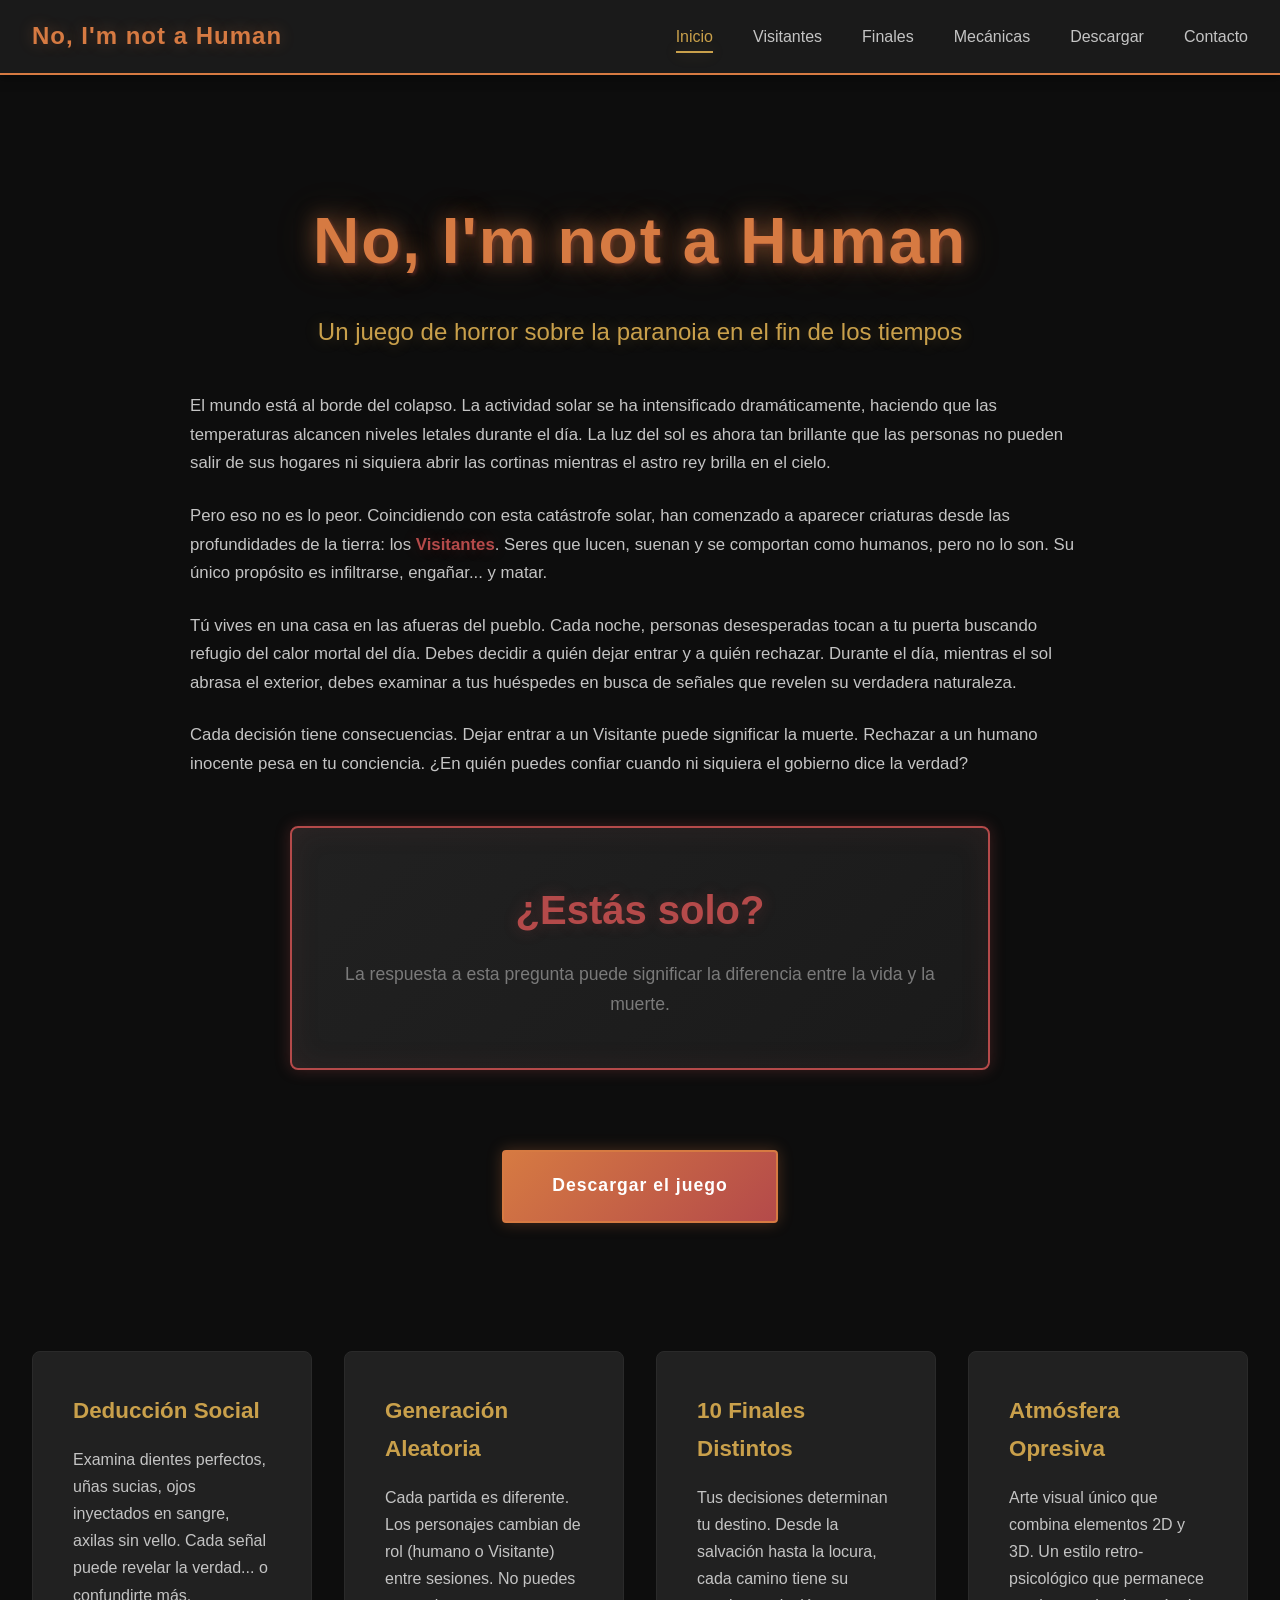
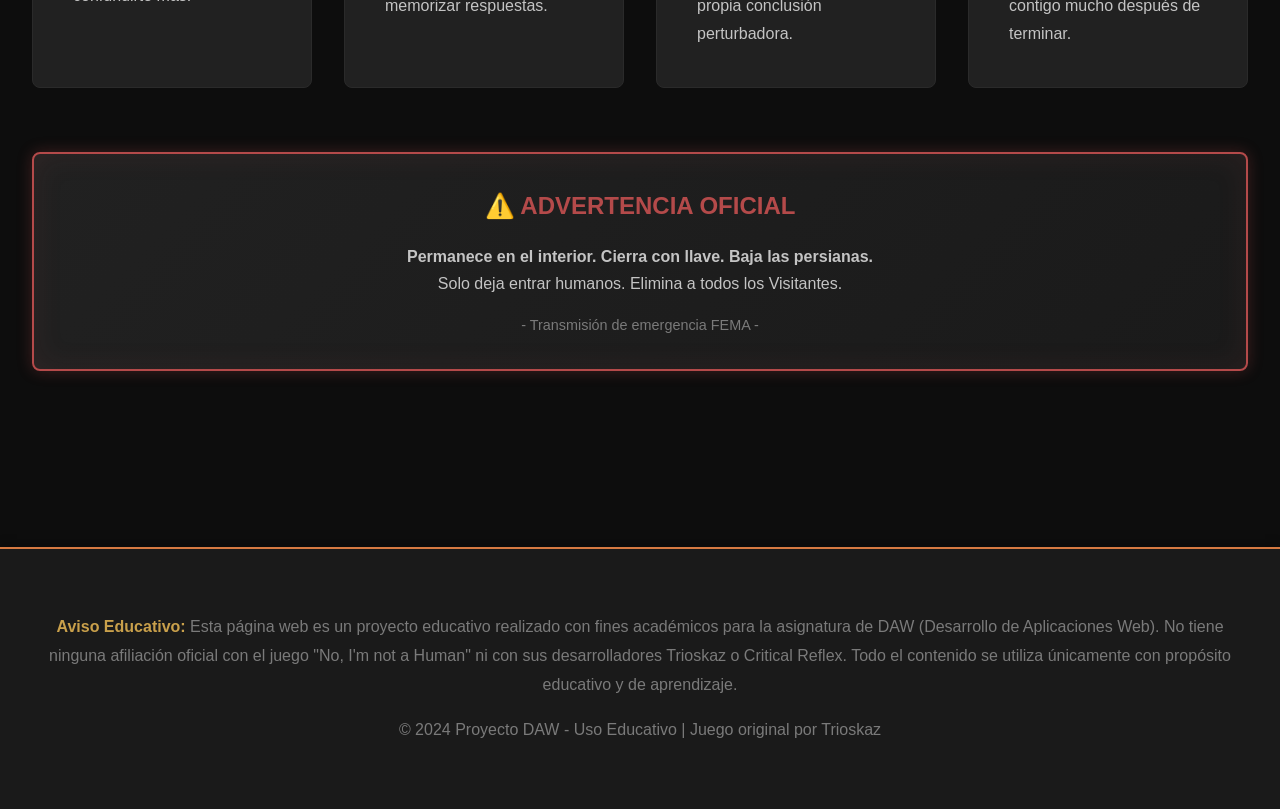
<file: index.html>
<!DOCTYPE html>
<html lang="es">
<head>
    <meta charset="UTF-8">
    <meta name="viewport" content="width=device-width, initial-scale=1.0">
    <meta name="description" content="No, I'm not a Human - Juego de horror psicológico de supervivencia donde debes identificar Visitantes entre humanos durante el apocalipsis solar.">
    <meta name="keywords" content="No I'm not a human, Horror, Terror, Game, Indie">
    <title>No, I'm not a Human FanPage</title>
    <link rel="icon" type="image/x-icon" href="/img/Logo.ico">
    <script src="script.js" defer></script>
    <script type="application/ld+json">
    {
    "@context": "https://schema.org",
    "@type": "WebPage",
    "name": "No, I'm not a Human - Inicio",
    "description": "Guía completa del juego de horror psicológico No, I'm not a Human",
    "url": "https://tudominio.com/index.html",
    "inLanguage": "es-ES"
    }
    </script>

    <link rel="stylesheet" href="css/style.css">
</head>
<body>
    <nav class="navbar">
        <div class="nav-container">
            <a href="index.html" class="nav-logo">No, I'm not a Human</a>
            <ul class="nav-menu">
                <li><a href="index.html" class="nav-link active">Inicio</a></li>
                <li><a href="personajes.html" class="nav-link">Visitantes</a></li>
                <li><a href="finales.html" class="nav-link">Finales</a></li>
                <li><a href="mecanicas.html" class="nav-link">Mecánicas</a></li>
                <li><a href="descargar.html" class="nav-link">Descargar</a></li>
                <li><a href="contacto.html" class="nav-link">Contacto</a></li>
            </ul>
        </div>
    </nav>

    <main class="container">
        <section class="hero">
            <h1 class="glitch-title" data-text="No, I'm not a Human">No, I'm not a Human</h1>
            <p class="subtitle">Un juego de horror sobre la paranoia en el fin de los tiempos</p>
            
            <div class="hero-description">
                <p>El mundo está al borde del colapso. La actividad solar se ha intensificado dramáticamente, haciendo que las temperaturas alcancen niveles letales durante el día. La luz del sol es ahora tan brillante que las personas no pueden salir de sus hogares ni siquiera abrir las cortinas mientras el astro rey brilla en el cielo.</p>
                
                <p>Pero eso no es lo peor. Coincidiendo con esta catástrofe solar, han comenzado a aparecer criaturas desde las profundidades de la tierra: los <span class="highlight">Visitantes</span>. Seres que lucen, suenan y se comportan como humanos, pero no lo son. Su único propósito es infiltrarse, engañar... y matar.</p>
                
                <p>Tú vives en una casa en las afueras del pueblo. Cada noche, personas desesperadas tocan a tu puerta buscando refugio del calor mortal del día. Debes decidir a quién dejar entrar y a quién rechazar. Durante el día, mientras el sol abrasa el exterior, debes examinar a tus huéspedes en busca de señales que revelen su verdadera naturaleza.</p>
                
                <p>Cada decisión tiene consecuencias. Dejar entrar a un Visitante puede significar la muerte. Rechazar a un humano inocente pesa en tu conciencia. ¿En quién puedes confiar cuando ni siquiera el gobierno dice la verdad?</p>
            </div>

            <div class="question-box">
                <p class="big-question">¿Estás solo?</p>
                <p class="question-subtext">La respuesta a esta pregunta puede significar la diferencia entre la vida y la muerte.</p>
            </div>

            <a href="descargar.html" class="btn-primary">Descargar el juego</a>
        </section>

        <section class="features">
            <div class="feature-card">
                <h3>Deducción Social</h3>
                <p>Examina dientes perfectos, uñas sucias, ojos inyectados en sangre, axilas sin vello. Cada señal puede revelar la verdad... o confundirte más.</p>
            </div>
            <div class="feature-card">
                <h3>Generación Aleatoria</h3>
                <p>Cada partida es diferente. Los personajes cambian de rol (humano o Visitante) entre sesiones. No puedes memorizar respuestas.</p>
            </div>
            <div class="feature-card">
                <h3>10 Finales Distintos</h3>
                <p>Tus decisiones determinan tu destino. Desde la salvación hasta la locura, cada camino tiene su propia conclusión perturbadora.</p>
            </div>
            <div class="feature-card">
                <h3>Atmósfera Opresiva</h3>
                <p>Arte visual único que combina elementos 2D y 3D. Un estilo retro-psicológico que permanece contigo mucho después de terminar.</p>
            </div>
        </section>

        <section class="warning-section">
            <div class="warning-box-home">
                <h3>⚠️ ADVERTENCIA OFICIAL</h3>
                <p><strong>Permanece en el interior. Cierra con llave. Baja las persianas.</strong></p>
                <p>Solo deja entrar humanos. Elimina a todos los Visitantes.</p>
                <p class="small-text">- Transmisión de emergencia FEMA -</p>
            </div>
        </section>
    </main>

    <footer>
        <div class="footer-content">
            <p><strong>Aviso Educativo:</strong> Esta página web es un proyecto educativo realizado con fines académicos para la asignatura de DAW (Desarrollo de Aplicaciones Web). No tiene ninguna afiliación oficial con el juego "No, I'm not a Human" ni con sus desarrolladores Trioskaz o Critical Reflex. Todo el contenido se utiliza únicamente con propósito educativo y de aprendizaje.</p>
            <p>&copy; 2024 Proyecto DAW - Uso Educativo | Juego original por Trioskaz</p>
        </div>
    </footer>
</body>
</html>
</file>
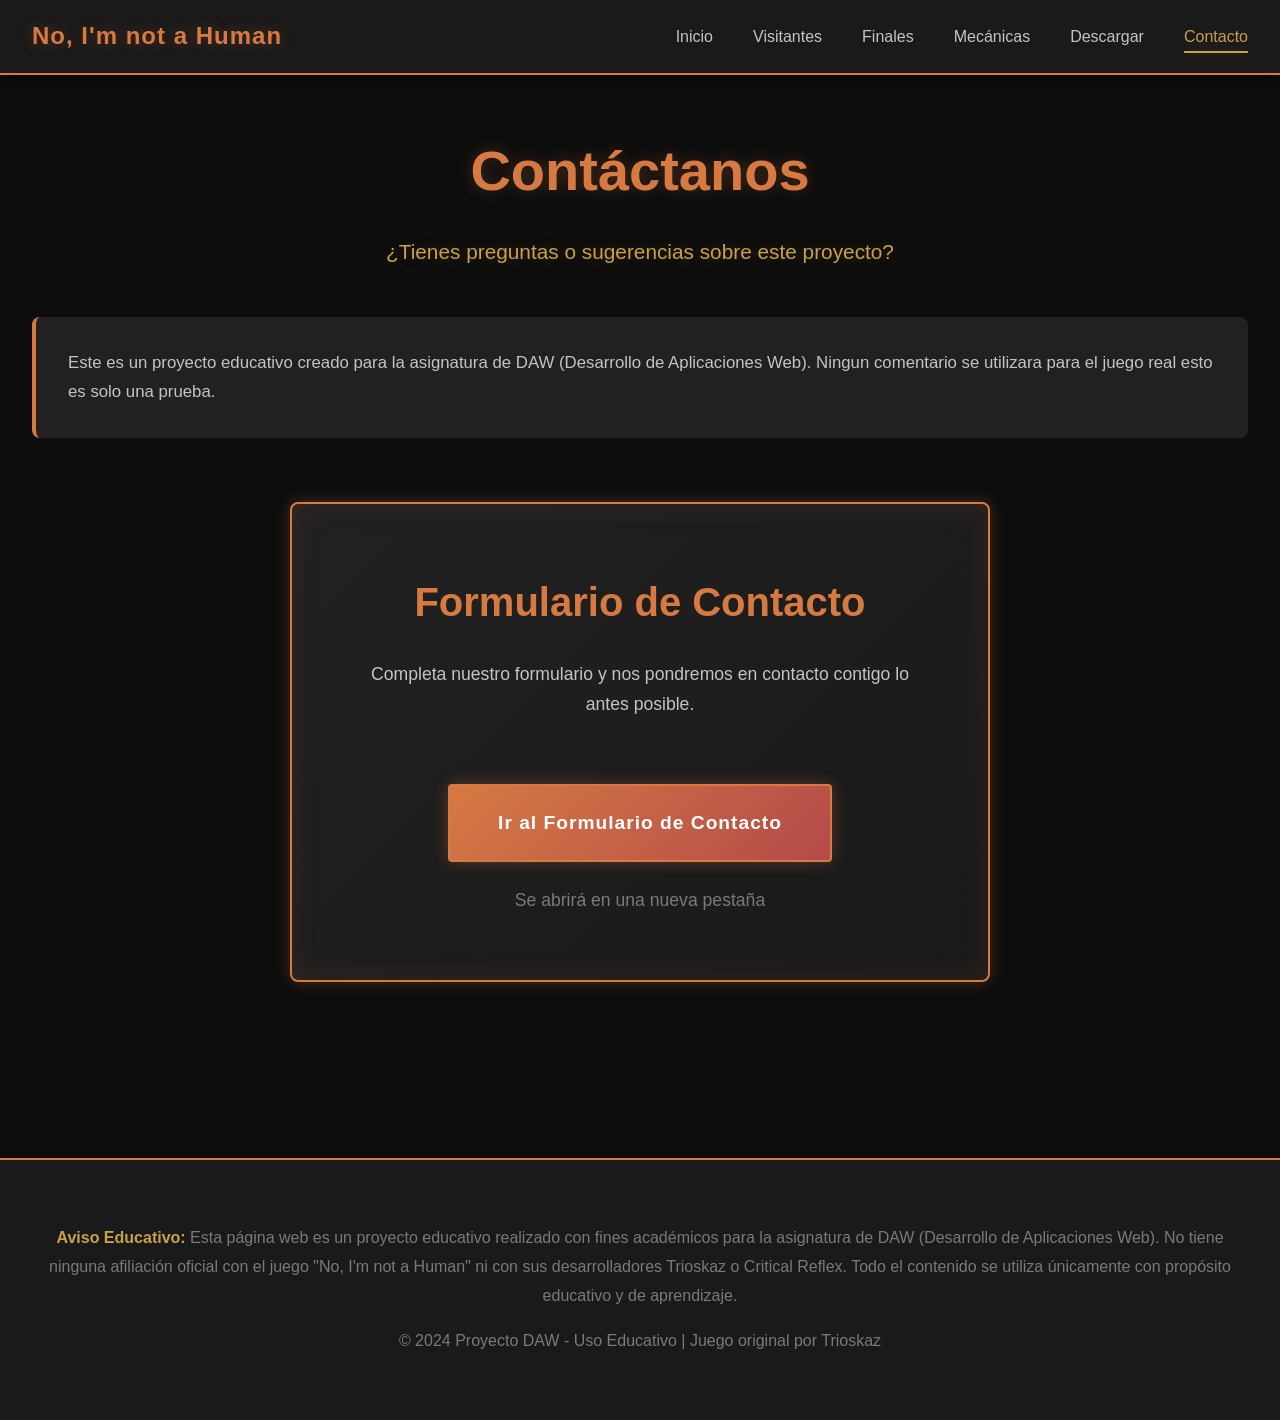
<file: contacto.html>
<!DOCTYPE html>
<html lang="es">
<head>
    <meta charset="UTF-8">
    <meta name="viewport" content="width=device-width, initial-scale=1.0">
    <meta name="description" content="Contáctanos - Proyecto educativo sobre No, I'm not a Human">
    <meta name="keywords" content="No I'm not a human, Horror, Terror, Game, Indie">
    <title>Contáctanos - No, I'm not a Human</title>
    <link rel="icon" type="image/x-icon" href="/img/Logo.ico">
    <link rel="stylesheet" href="css/style.css">
    <script src="script.js" defer></script>
</head>
<body>
    <nav class="navbar">
        <div class="nav-container">
            <a href="index.html" class="nav-logo">No, I'm not a Human</a>
            <ul class="nav-menu">
                <li><a href="index.html" class="nav-link">Inicio</a></li>
                <li><a href="personajes.html" class="nav-link">Visitantes</a></li>
                <li><a href="finales.html" class="nav-link">Finales</a></li>
                <li><a href="mecanicas.html" class="nav-link">Mecánicas</a></li>
                <li><a href="descargar.html" class="nav-link">Descargar</a></li>
                <li><a href="contacto.html" class="nav-link active">Contacto</a></li>
            </ul>
        </div>
    </nav>

    <main class="container">
        <h1 class="page-title">Contáctanos</h1>
        <p class="page-subtitle">¿Tienes preguntas o sugerencias sobre este proyecto?</p>

        <div class="contact-intro">
            <p>Este es un proyecto educativo creado para la asignatura de DAW (Desarrollo de Aplicaciones Web). Ningun comentario se utilizara para el juego real esto es solo una prueba.</p>
        </div>

        <section class="contact-section">
            <div class="contact-card-main">
                <h2>Formulario de Contacto</h2>
                <p>Completa nuestro formulario y nos pondremos en contacto contigo lo antes posible.</p>
                
                <a href="https://docs.google.com/forms/d/e/1FAIpQLSeOuu1yb1bwq52m8InCheYPNm4LWrf26zY5Lvqbuj5eiGH6jw/viewform?usp=header" 
                   target="_blank" 
                   class="btn-primary">
                   Ir al Formulario de Contacto
                </a>
                
                <p class="contact-note">Se abrirá en una nueva pestaña</p>
            </div>
        </section>
    </main>

    <footer>
        <div class="footer-content">
            <p><strong>Aviso Educativo:</strong> Esta página web es un proyecto educativo realizado con fines académicos para la asignatura de DAW (Desarrollo de Aplicaciones Web). No tiene ninguna afiliación oficial con el juego "No, I'm not a Human" ni con sus desarrolladores Trioskaz o Critical Reflex. Todo el contenido se utiliza únicamente con propósito educativo y de aprendizaje.</p>
            <p>&copy; 2024 Proyecto DAW - Uso Educativo | Juego original por Trioskaz</p>
        </div>
    </footer>
</body>
</html>
</file>
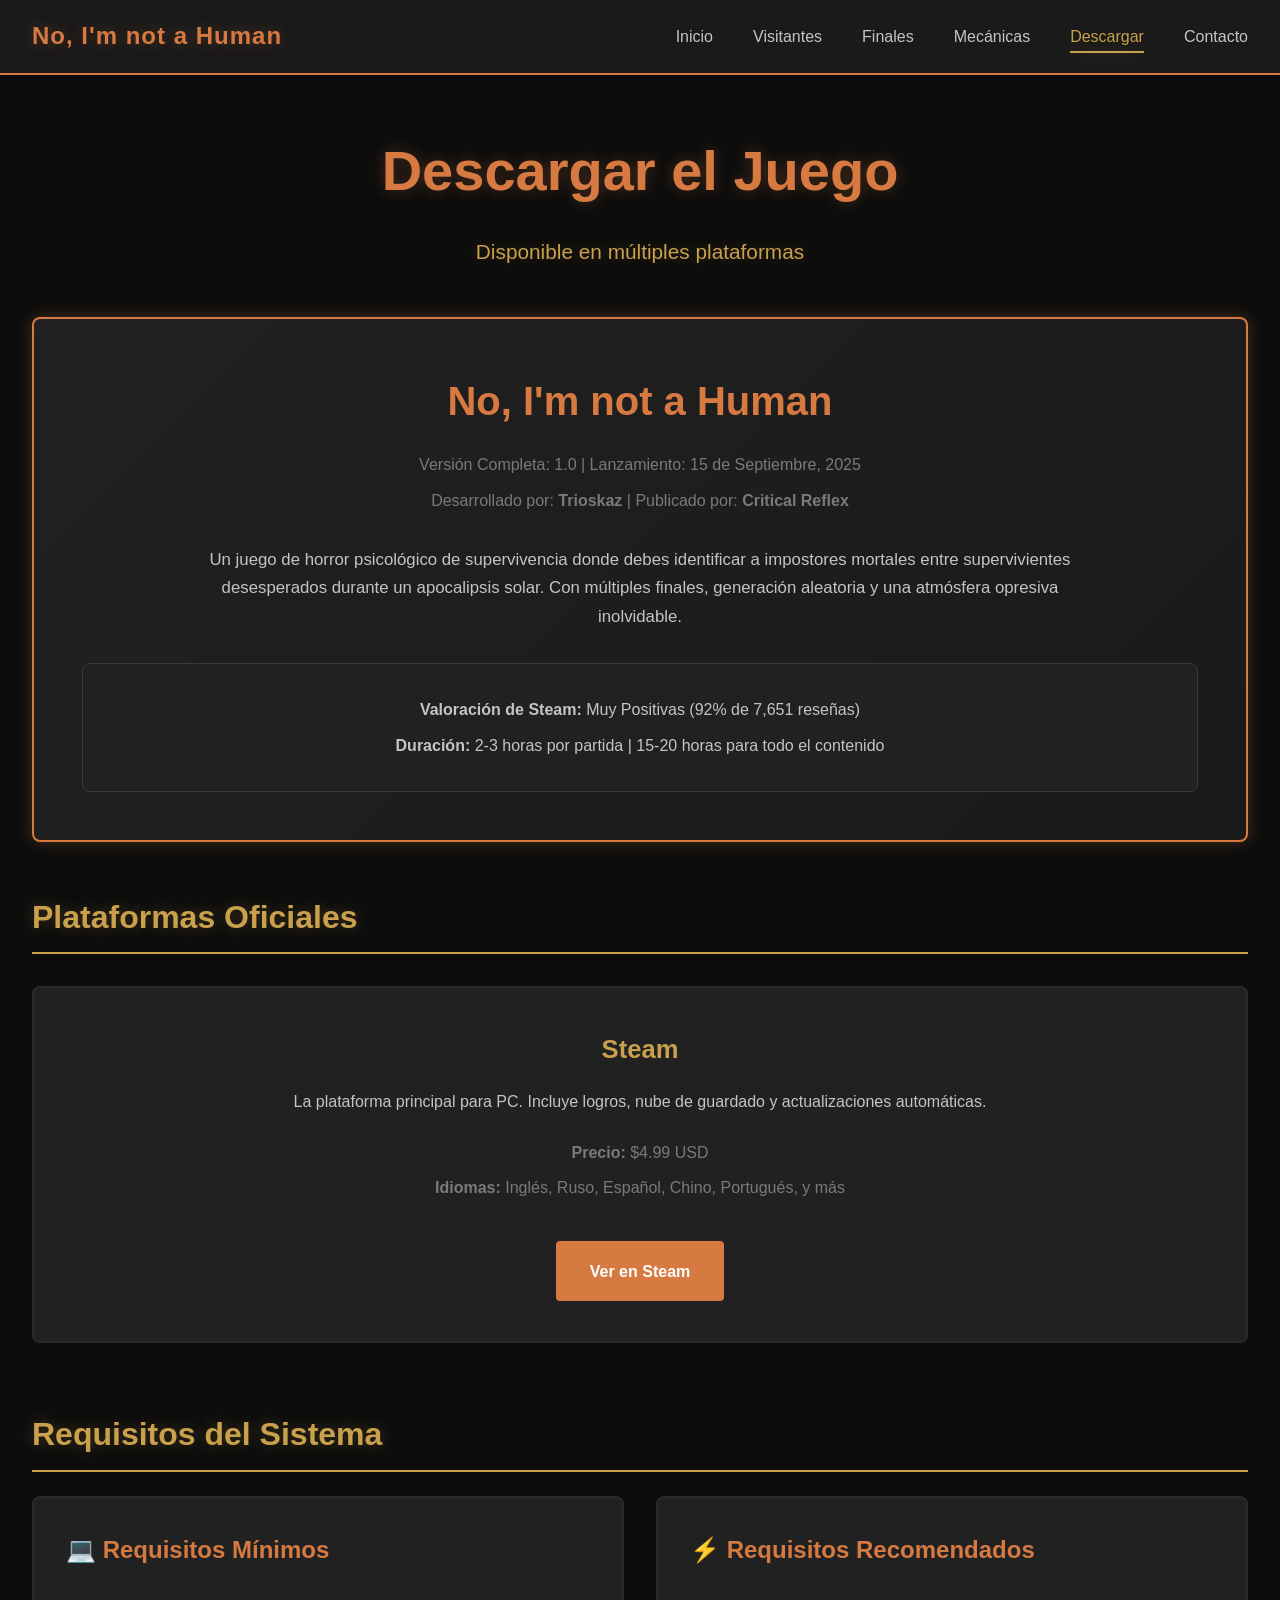
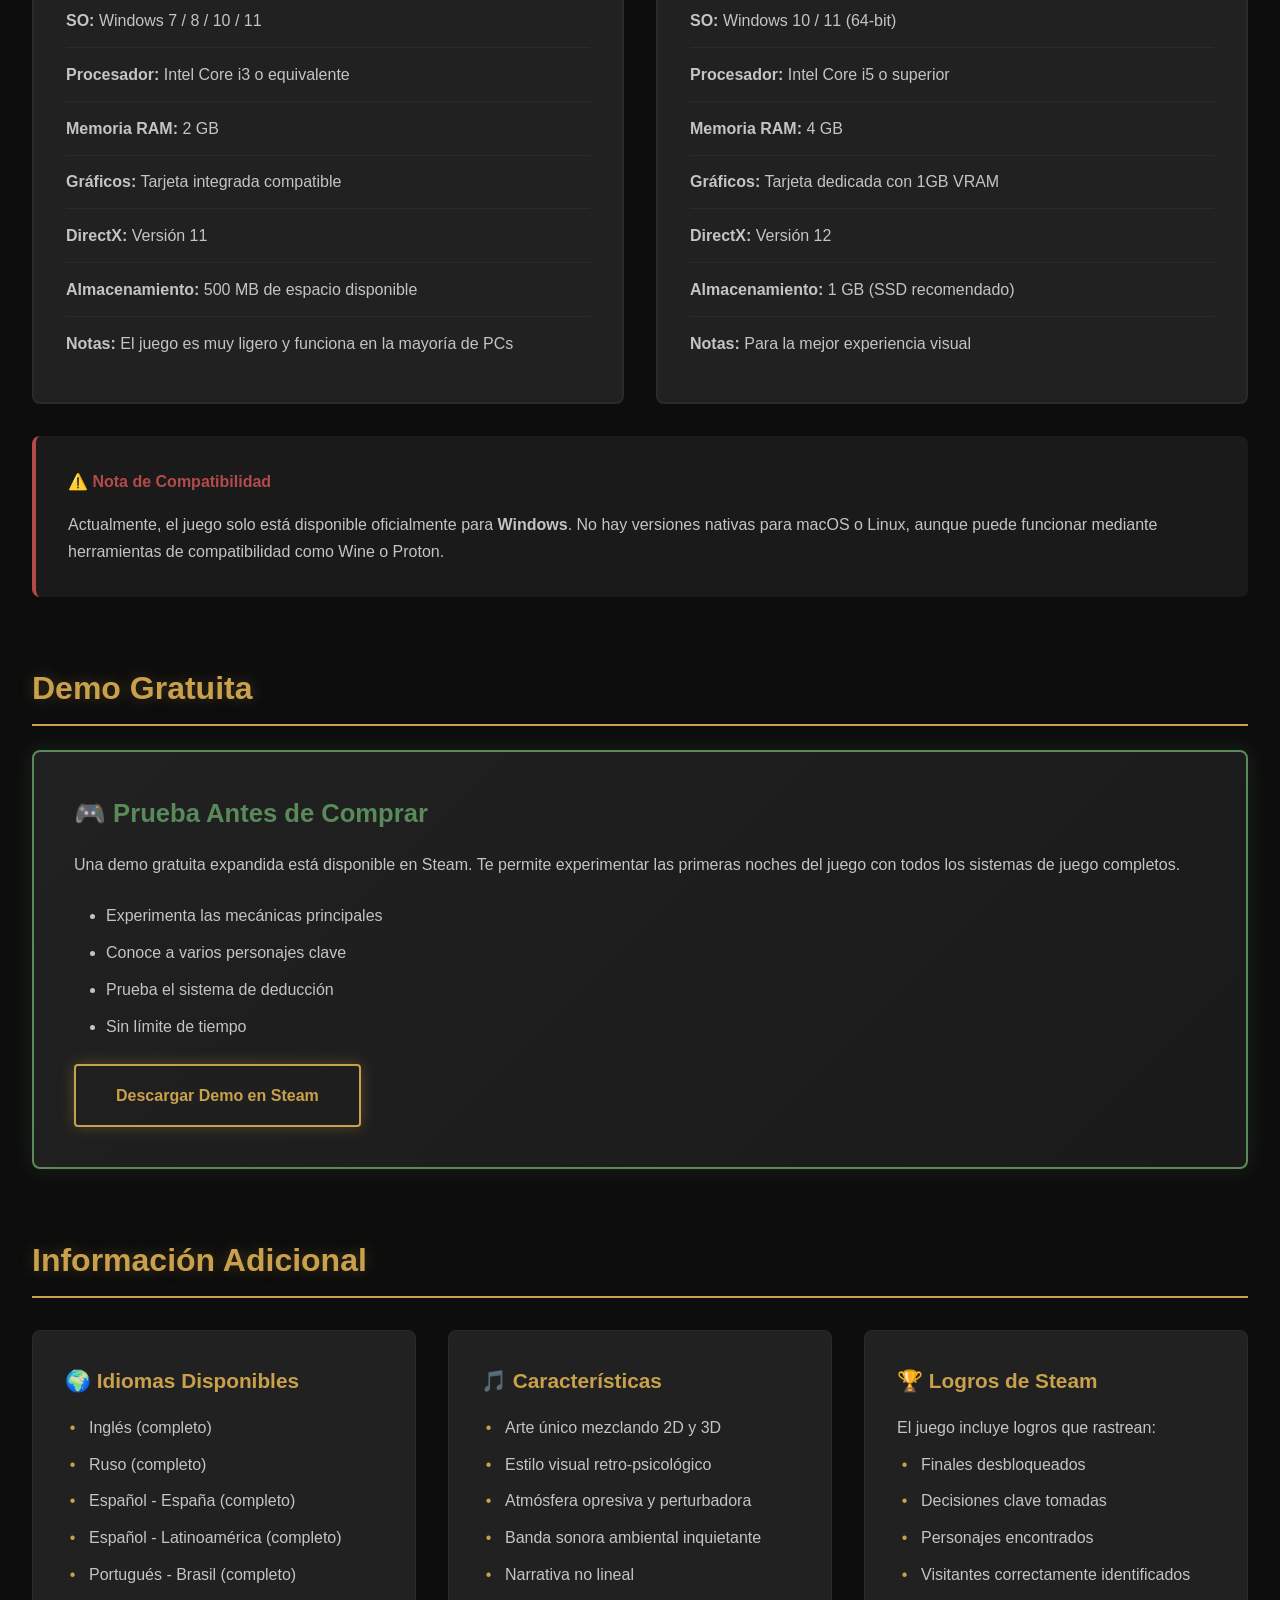
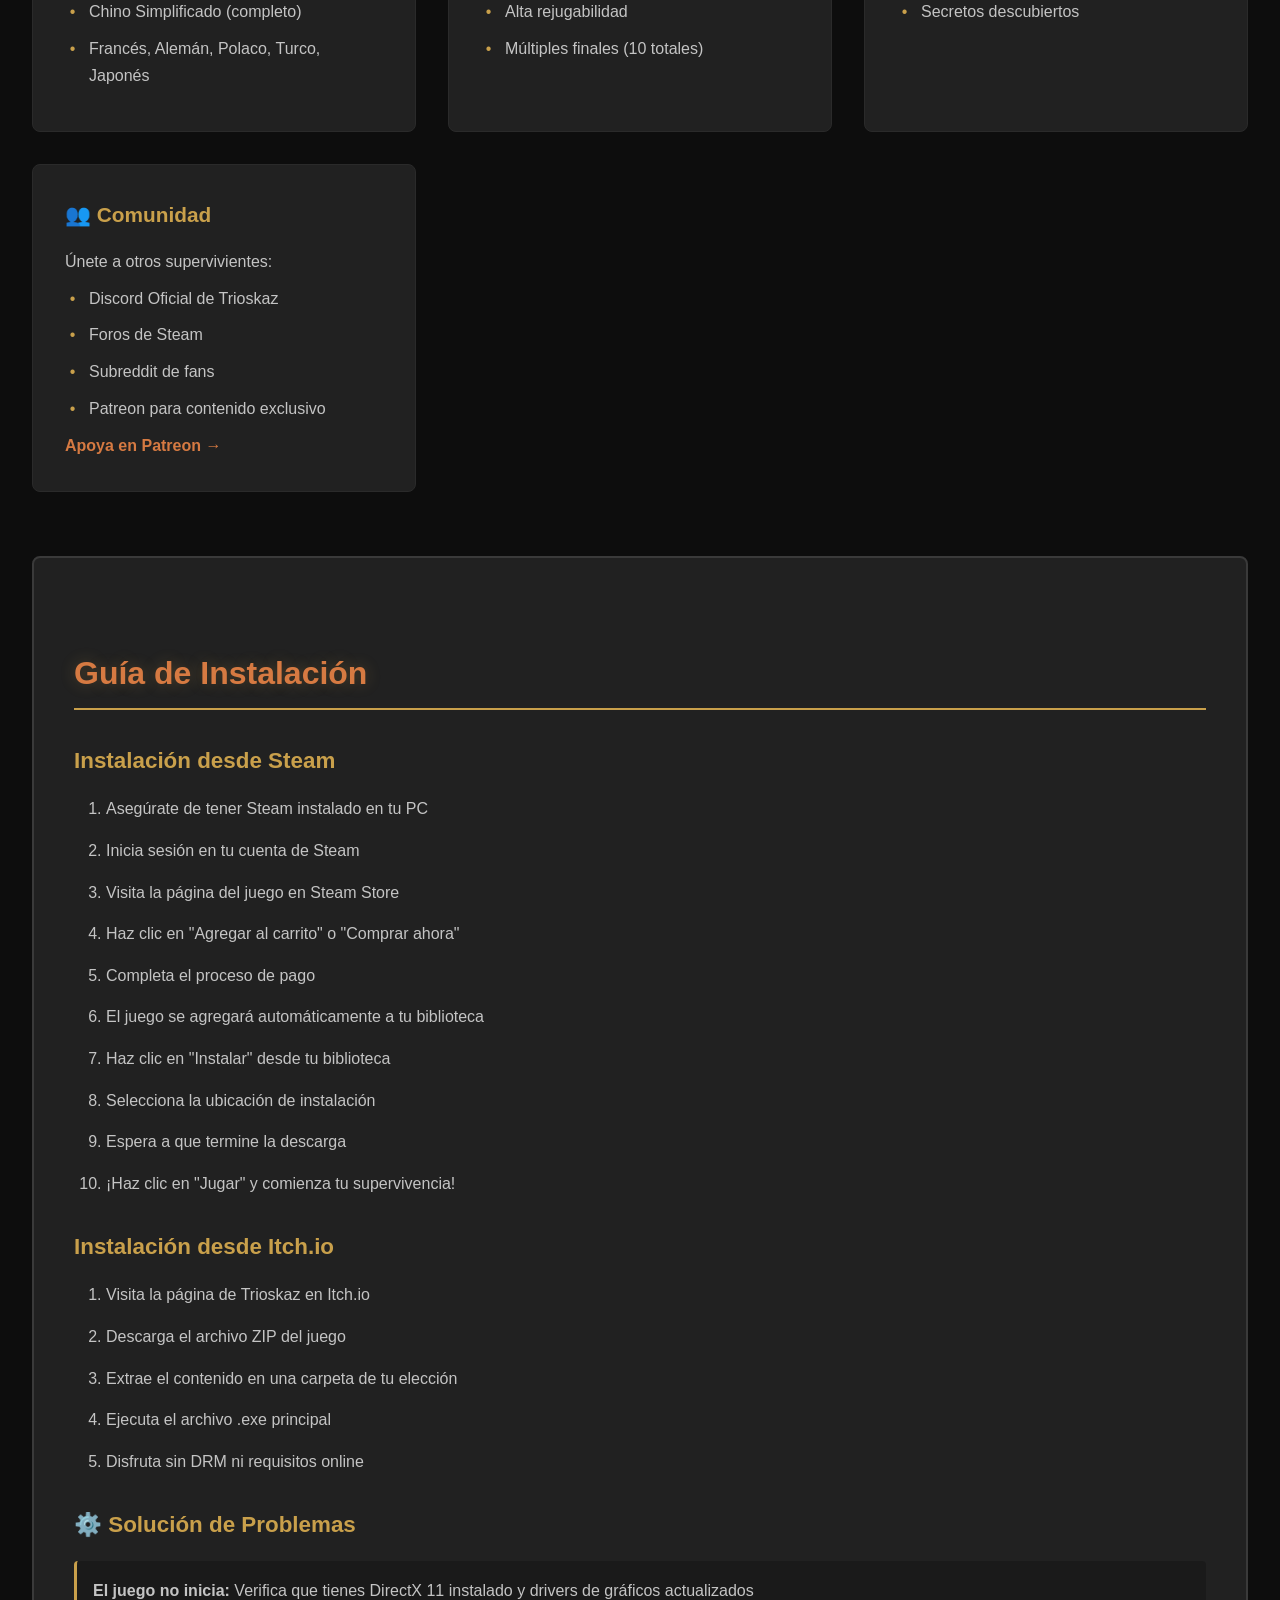
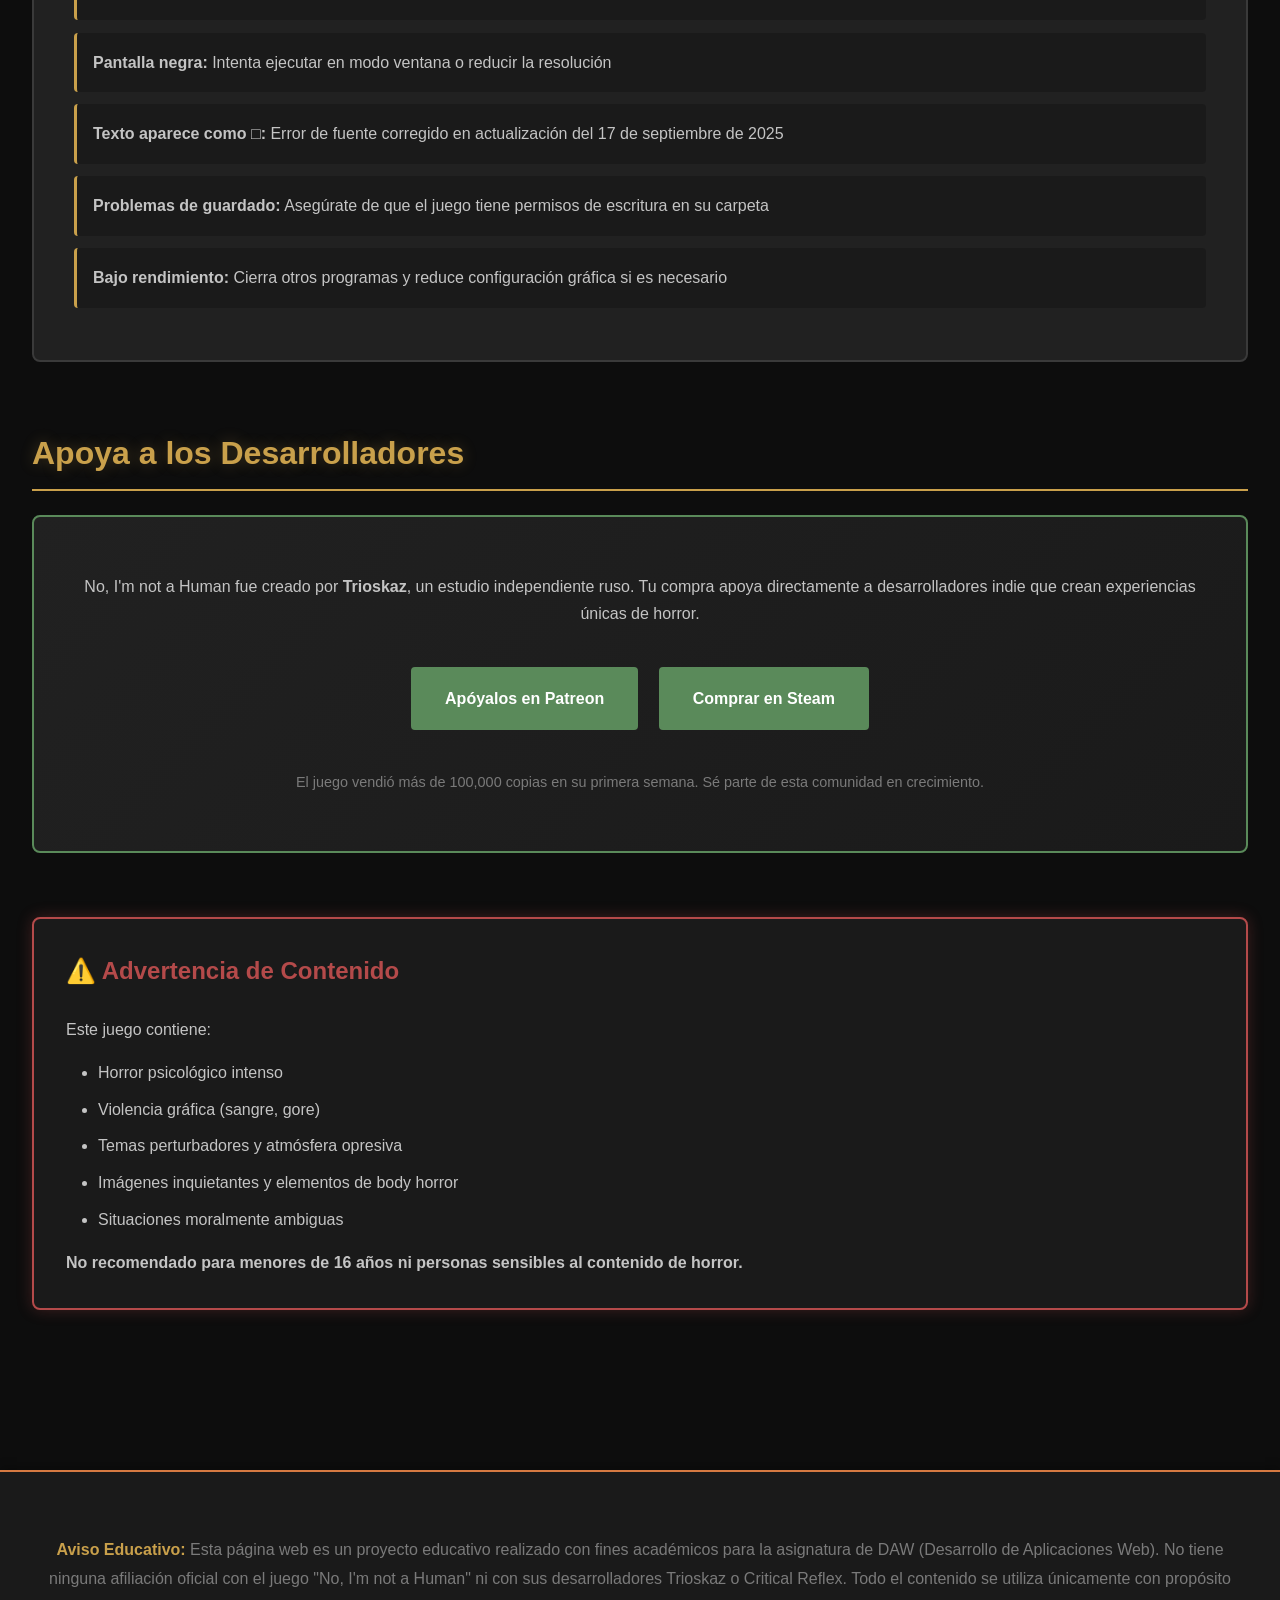
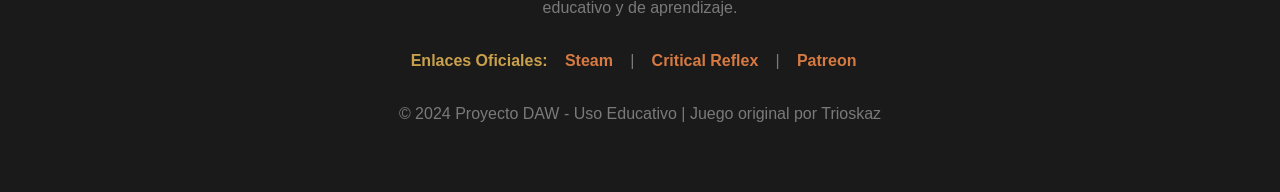
<file: descargar.html>
<!DOCTYPE html>
<html lang="es">
<head>
    <meta charset="UTF-8">
    <meta name="viewport" content="width=device-width, initial-scale=1.0">
    <meta name="description" content="Descarga No, I'm not a Human - Juego de horror psicológico disponible en Steam, Itch.io y más plataformas.">
    <meta name="keywords" content="No I'm not a human, Horror, Terror, Game, Indie">
    <title>Descargar - No, I'm not a Human</title>
    <link rel="icon" type="image/x-icon" href="/img/Logo.ico">
    <link rel="stylesheet" href="css/style.css">
    <script src="script.js" defer></script>
</head>
<body>
    <nav class="navbar">
        <div class="nav-container">
            <a href="index.html" class="nav-logo">No, I'm not a Human</a>
            <ul class="nav-menu">
                <li><a href="index.html" class="nav-link">Inicio</a></li>
                <li><a href="personajes.html" class="nav-link">Visitantes</a></li>
                <li><a href="finales.html" class="nav-link">Finales</a></li>
                <li><a href="mecanicas.html" class="nav-link">Mecánicas</a></li>
                <li><a href="descargar.html" class="nav-link active">Descargar</a></li>
                <li><a href="contacto.html" class="nav-link">Contacto</a></li>
            </ul>
        </div>
    </nav>

    <main class="container">
        <h1 class="page-title">Descargar el Juego</h1>
        <p class="page-subtitle">Disponible en múltiples plataformas</p>

        <section class="download-hero">
            <div class="download-info">
                <h2>No, I'm not a Human</h2>
                <p class="version-info">Versión Completa: 1.0 | Lanzamiento: 15 de Septiembre, 2025</p>
                <p class="developer-info">Desarrollado por: <strong>Trioskaz</strong> | Publicado por: <strong>Critical Reflex</strong></p>
                <p class="game-description">
                    Un juego de horror psicológico de supervivencia donde debes identificar a impostores mortales entre supervivientes desesperados durante un apocalipsis solar. Con múltiples finales, generación aleatoria y una atmósfera opresiva inolvidable.
                </p>
                <div class="rating-box">
                    <p><strong>Valoración de Steam:</strong> Muy Positivas (92% de 7,651 reseñas)</p>
                    <p><strong>Duración:</strong> 2-3 horas por partida | 15-20 horas para todo el contenido</p>
                </div>
            </div>
        </section>

        <h2 class="section-title">Plataformas Oficiales</h2>

        <div class="download-platforms">
            <div class="platform-card steam">
                <h3>Steam</h3>
                <p>La plataforma principal para PC. Incluye logros, nube de guardado y actualizaciones automáticas.</p>
                <div class="platform-details">
                    <p><strong>Precio:</strong> $4.99 USD</p>
                    <p><strong>Idiomas:</strong> Inglés, Ruso, Español, Chino, Portugués, y más</p>
                </div>
                <a href="https://store.steampowered.com/app/3180070/No_Im_not_a_Human/" target="_blank" class="btn-download">Ver en Steam</a>
            </div>

        </div>

        <section class="requirements">
            <h2 class="section-title">Requisitos del Sistema</h2>
            
            <div class="req-grid">
                <div class="req-card">
                    <h3>💻 Requisitos Mínimos</h3>
                    <ul>
                        <li><strong>SO:</strong> Windows 7 / 8 / 10 / 11</li>
                        <li><strong>Procesador:</strong> Intel Core i3 o equivalente</li>
                        <li><strong>Memoria RAM:</strong> 2 GB</li>
                        <li><strong>Gráficos:</strong> Tarjeta integrada compatible</li>
                        <li><strong>DirectX:</strong> Versión 11</li>
                        <li><strong>Almacenamiento:</strong> 500 MB de espacio disponible</li>
                        <li><strong>Notas:</strong> El juego es muy ligero y funciona en la mayoría de PCs</li>
                    </ul>
                </div>

                <div class="req-card">
                    <h3>⚡ Requisitos Recomendados</h3>
                    <ul>
                        <li><strong>SO:</strong> Windows 10 / 11 (64-bit)</li>
                        <li><strong>Procesador:</strong> Intel Core i5 o superior</li>
                        <li><strong>Memoria RAM:</strong> 4 GB</li>
                        <li><strong>Gráficos:</strong> Tarjeta dedicada con 1GB VRAM</li>
                        <li><strong>DirectX:</strong> Versión 12</li>
                        <li><strong>Almacenamiento:</strong> 1 GB (SSD recomendado)</li>
                        <li><strong>Notas:</strong> Para la mejor experiencia visual</li>
                    </ul>
                </div>
            </div>

            <div class="compatibility-note">
                <h4>⚠️ Nota de Compatibilidad</h4>
                <p>Actualmente, el juego solo está disponible oficialmente para <strong>Windows</strong>. No hay versiones nativas para macOS o Linux, aunque puede funcionar mediante herramientas de compatibilidad como Wine o Proton.</p>
            </div>
        </section>

        <section class="demo-section">
            <h2 class="section-title">Demo Gratuita</h2>
            <div class="demo-card">
                <h3>🎮 Prueba Antes de Comprar</h3>
                <p>Una demo gratuita expandida está disponible en Steam. Te permite experimentar las primeras noches del juego con todos los sistemas de juego completos.</p>
                <ul>
                    <li>Experimenta las mecánicas principales</li>
                    <li>Conoce a varios personajes clave</li>
                    <li>Prueba el sistema de deducción</li>
                    <li>Sin límite de tiempo</li>
                </ul>
                <a href="https://store.steampowered.com/app/3180070/No_Im_not_a_Human/" target="_blank" class="btn-secondary">Descargar Demo en Steam</a>
            </div>
        </section>

        <section class="additional-info">
            <h2 class="section-title">Información Adicional</h2>
            
            <div class="info-grid">
                <div class="info-card">
                    <h4>🌍 Idiomas Disponibles</h4>
                    <ul>
                        <li>Inglés (completo)</li>
                        <li>Ruso (completo)</li>
                        <li>Español - España (completo)</li>
                        <li>Español - Latinoamérica (completo)</li>
                        <li>Portugués - Brasil (completo)</li>
                        <li>Chino Simplificado (completo)</li>
                        <li>Francés, Alemán, Polaco, Turco, Japonés</li>
                    </ul>
                </div>

                <div class="info-card">
                    <h4>🎵 Características</h4>
                    <ul>
                        <li>Arte único mezclando 2D y 3D</li>
                        <li>Estilo visual retro-psicológico</li>
                        <li>Atmósfera opresiva y perturbadora</li>
                        <li>Banda sonora ambiental inquietante</li>
                        <li>Narrativa no lineal</li>
                        <li>Alta rejugabilidad</li>
                        <li>Múltiples finales (10 totales)</li>
                    </ul>
                </div>

                <div class="info-card">
                    <h4>🏆 Logros de Steam</h4>
                    <p>El juego incluye logros que rastrean:</p>
                    <ul>
                        <li>Finales desbloqueados</li>
                        <li>Decisiones clave tomadas</li>
                        <li>Personajes encontrados</li>
                        <li>Visitantes correctamente identificados</li>
                        <li>Secretos descubiertos</li>
                    </ul>
                </div>

                <div class="info-card">
                    <h4>👥 Comunidad</h4>
                    <p>Únete a otros supervivientes:</p>
                    <ul>
                        <li>Discord Oficial de Trioskaz</li>
                        <li>Foros de Steam</li>
                        <li>Subreddit de fans</li>
                        <li>Patreon para contenido exclusivo</li>
                    </ul>
                    <a href="https://www.patreon.com/Trioskaz" target="_blank" class="link-text">Apoya en Patreon →</a>
                </div>
            </div>
        </section>

        <section class="install-guide">
            <h2 class="section-title">Guía de Instalación</h2>
            
            <div class="install-steps">
                <h3>Instalación desde Steam</h3>
                <ol>
                    <li>Asegúrate de tener Steam instalado en tu PC</li>
                    <li>Inicia sesión en tu cuenta de Steam</li>
                    <li>Visita la página del juego en Steam Store</li>
                    <li>Haz clic en "Agregar al carrito" o "Comprar ahora"</li>
                    <li>Completa el proceso de pago</li>
                    <li>El juego se agregará automáticamente a tu biblioteca</li>
                    <li>Haz clic en "Instalar" desde tu biblioteca</li>
                    <li>Selecciona la ubicación de instalación</li>
                    <li>Espera a que termine la descarga</li>
                    <li>¡Haz clic en "Jugar" y comienza tu supervivencia!</li>
                </ol>

                <h3>Instalación desde Itch.io</h3>
                <ol>
                    <li>Visita la página de Trioskaz en Itch.io</li>
                    <li>Descarga el archivo ZIP del juego</li>
                    <li>Extrae el contenido en una carpeta de tu elección</li>
                    <li>Ejecuta el archivo .exe principal</li>
                    <li>Disfruta sin DRM ni requisitos online</li>
                </ol>
            </div>

            <div class="troubleshooting">
                <h3>⚙️ Solución de Problemas</h3>
                <ul>
                    <li><strong>El juego no inicia:</strong> Verifica que tienes DirectX 11 instalado y drivers de gráficos actualizados</li>
                    <li><strong>Pantalla negra:</strong> Intenta ejecutar en modo ventana o reducir la resolución</li>
                    <li><strong>Texto aparece como □:</strong> Error de fuente corregido en actualización del 17 de septiembre de 2025</li>
                    <li><strong>Problemas de guardado:</strong> Asegúrate de que el juego tiene permisos de escritura en su carpeta</li>
                    <li><strong>Bajo rendimiento:</strong> Cierra otros programas y reduce configuración gráfica si es necesario</li>
                </ul>
            </div>
        </section>

        <section class="support-dev">
            <h2 class="section-title">Apoya a los Desarrolladores</h2>
            <div class="support-card">
                <p>No, I'm not a Human fue creado por <strong>Trioskaz</strong>, un estudio independiente ruso. Tu compra apoya directamente a desarrolladores indie que crean experiencias únicas de horror.</p>
                <div class="support-options">
                    <a href="https://www.patreon.com/Trioskaz" target="_blank" class="btn-support">Apóyalos en Patreon</a>
                    <a href="https://store.steampowered.com/app/3180070/No_Im_not_a_Human/" target="_blank" class="btn-support">Comprar en Steam</a>
                </div>
                <p class="small-text">El juego vendió más de 100,000 copias en su primera semana. Sé parte de esta comunidad en crecimiento.</p>
            </div>
        </section>

        <div class="disclaimer-box">
            <h3>⚠️ Advertencia de Contenido</h3>
            <p>Este juego contiene:</p>
            <ul>
                <li>Horror psicológico intenso</li>
                <li>Violencia gráfica (sangre, gore)</li>
                <li>Temas perturbadores y atmósfera opresiva</li>
                <li>Imágenes inquietantes y elementos de body horror</li>
                <li>Situaciones moralmente ambiguas</li>
            </ul>
            <p><strong>No recomendado para menores de 16 años ni personas sensibles al contenido de horror.</strong></p>
        </div>
    </main>

    <footer>
        <div class="footer-content">
            <p><strong>Aviso Educativo:</strong> Esta página web es un proyecto educativo realizado con fines académicos para la asignatura de DAW (Desarrollo de Aplicaciones Web). No tiene ninguna afiliación oficial con el juego "No, I'm not a Human" ni con sus desarrolladores Trioskaz o Critical Reflex. Todo el contenido se utiliza únicamente con propósito educativo y de aprendizaje.</p>
            <p class="footer-links">
                <strong>Enlaces Oficiales:</strong> 
                <a href="https://store.steampowered.com/app/3180070/No_Im_not_a_Human/" target="_blank">Steam</a> | 
                <a href="https://www.criticalreflex.com/no_im_not_a_human" target="_blank">Critical Reflex</a> | 
                <a href="https://www.patreon.com/Trioskaz" target="_blank">Patreon</a>
            </p>
            <p>&copy; 2024 Proyecto DAW - Uso Educativo | Juego original por Trioskaz</p>
        </div>
    </footer>
</body>
</html>
</file>
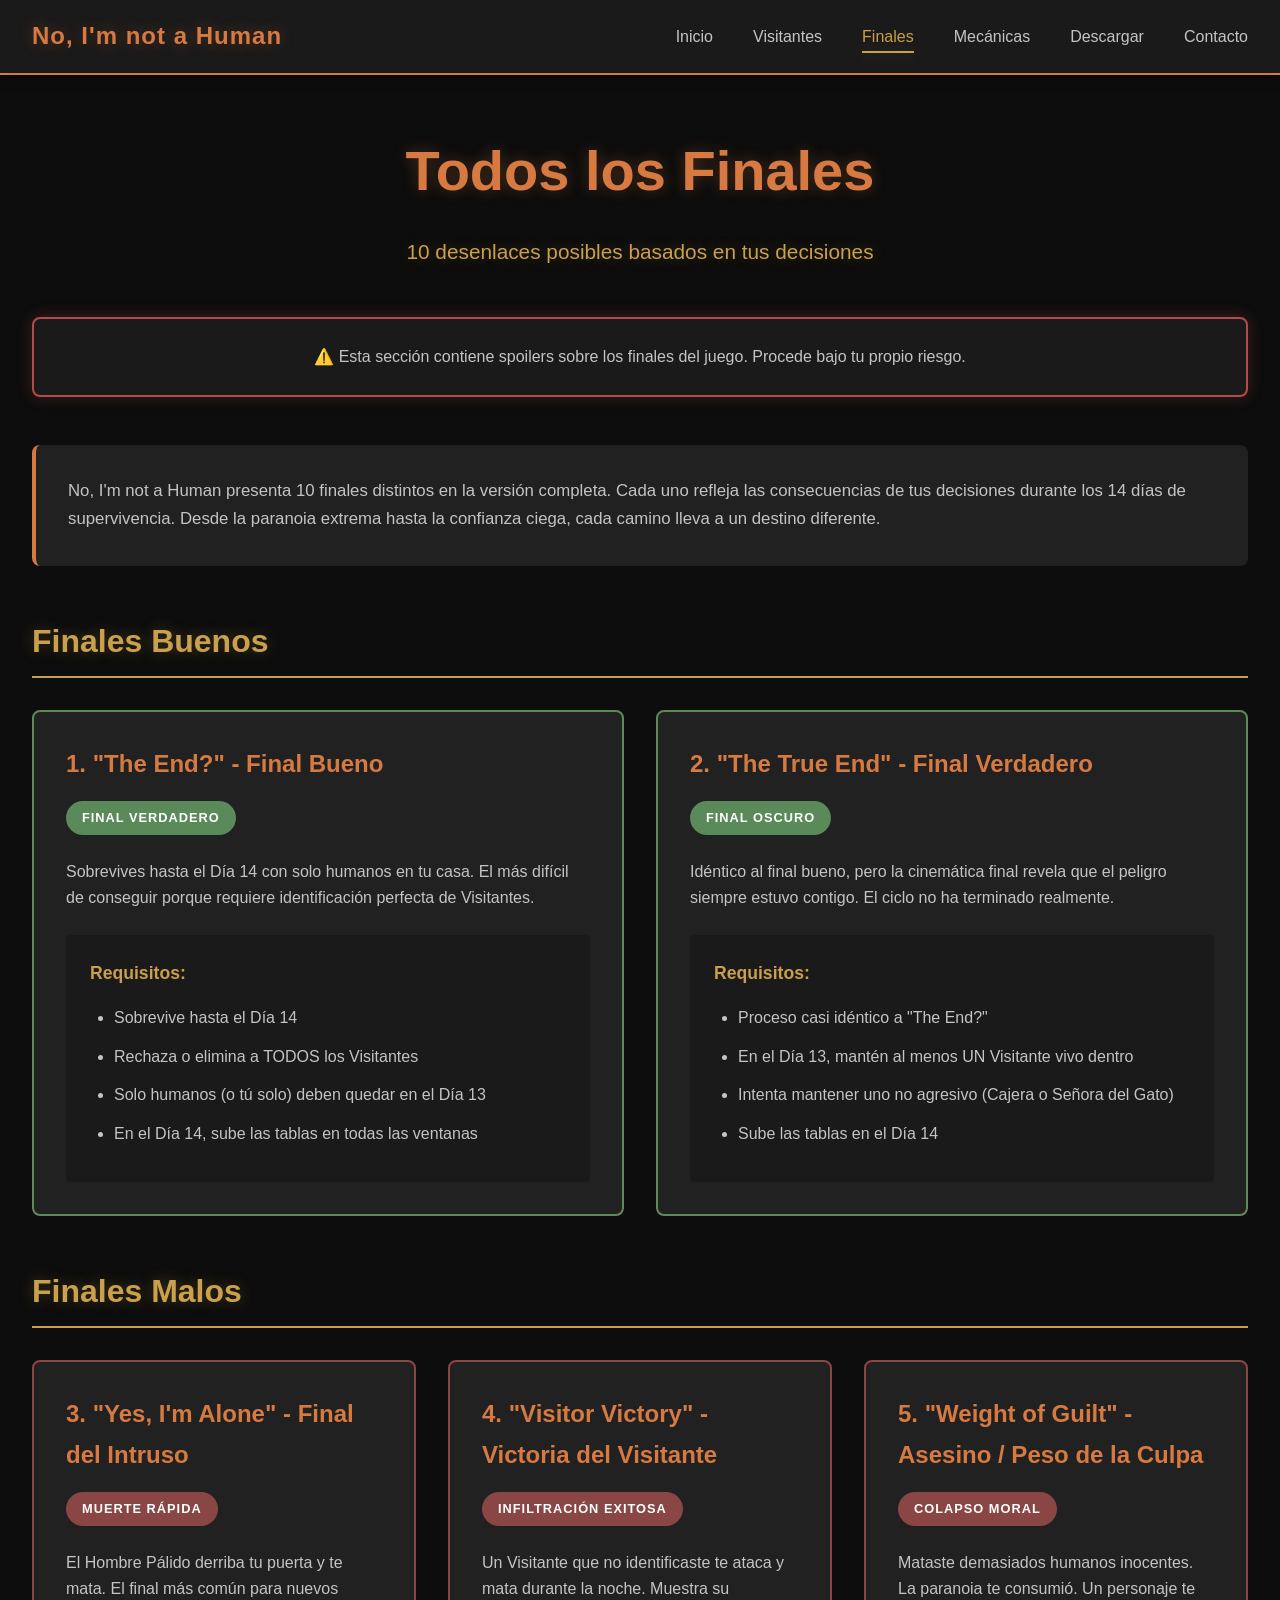
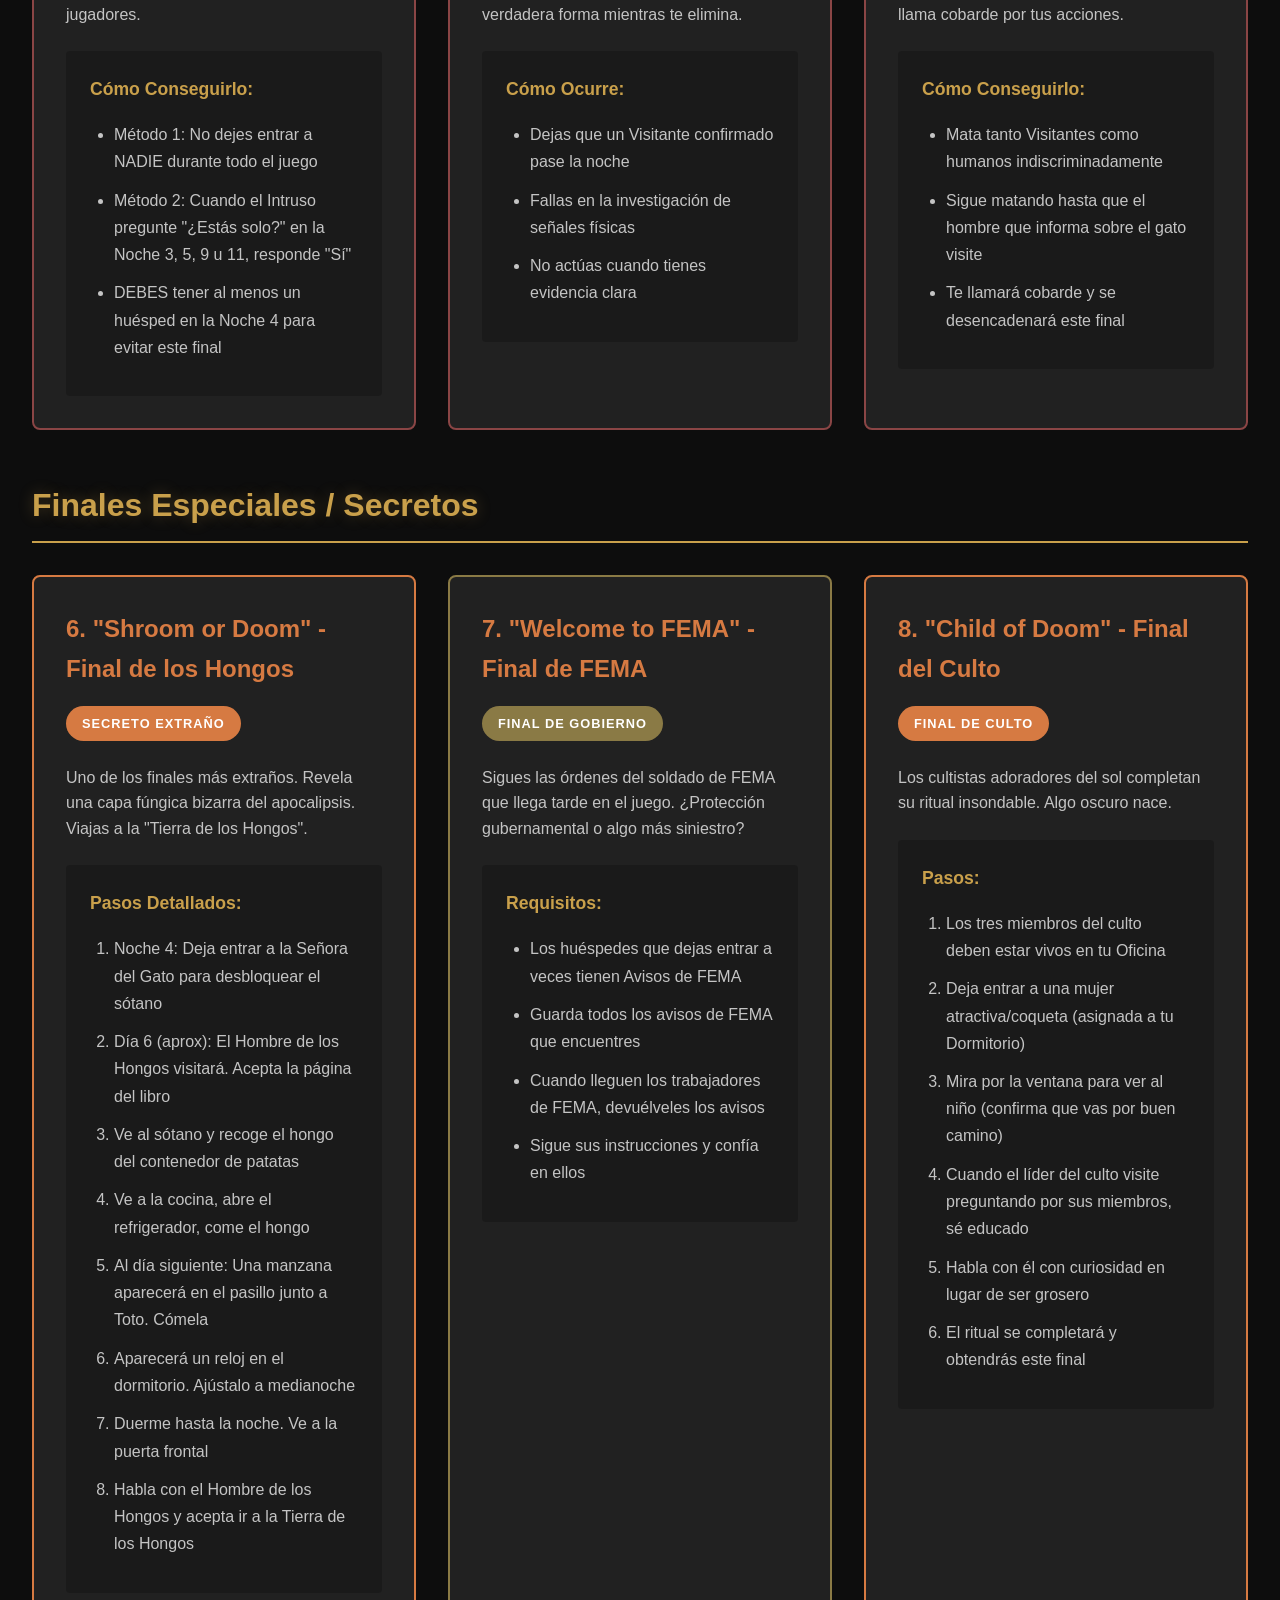
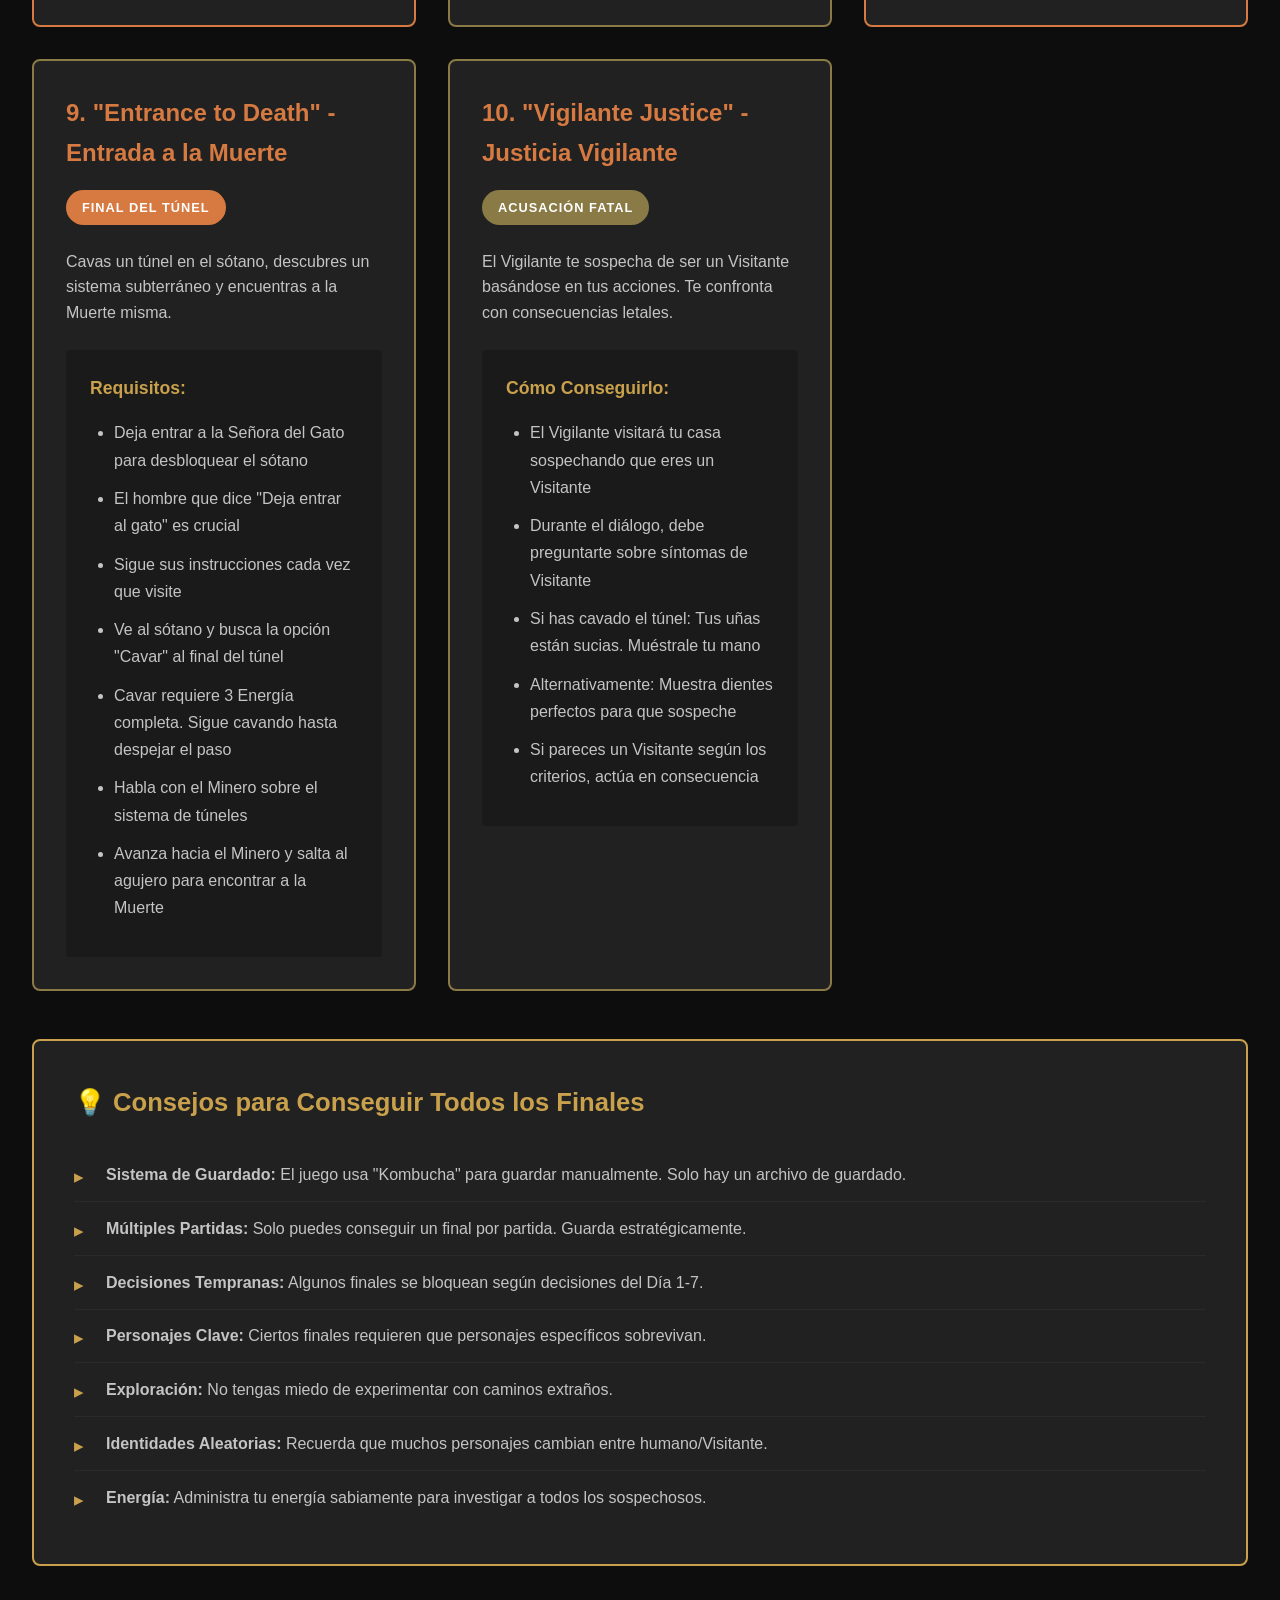
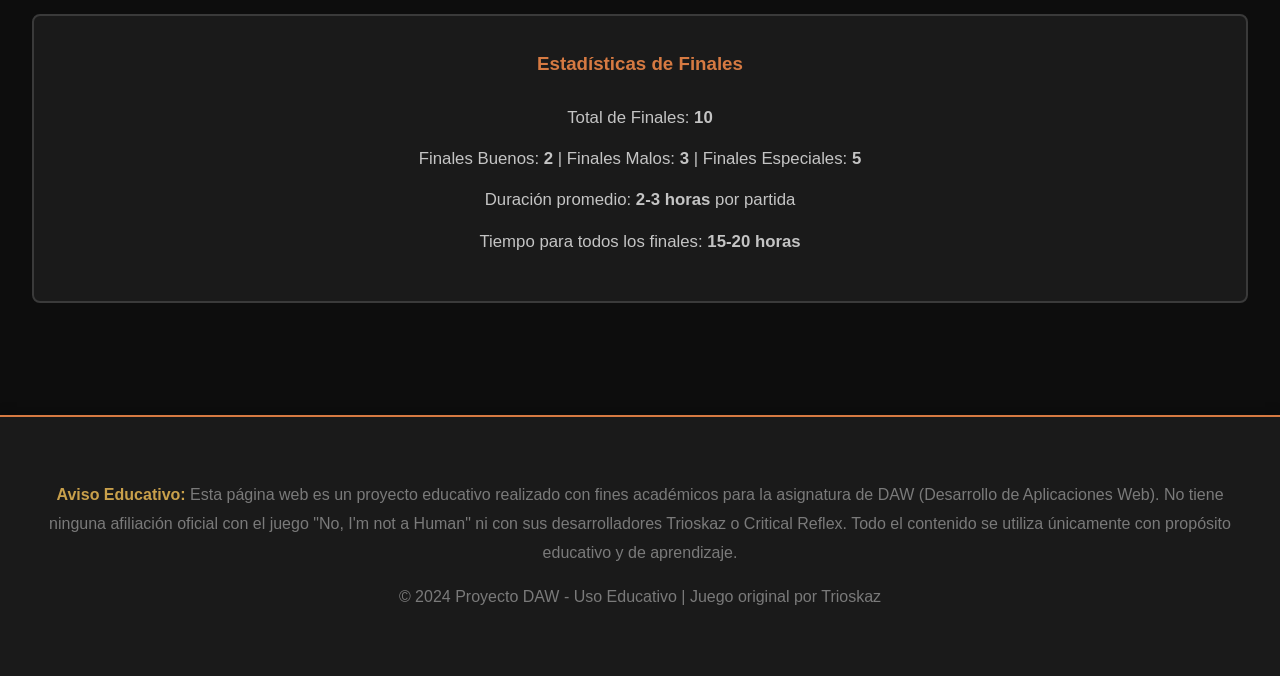
<file: finales.html>
<!DOCTYPE html>
<html lang="es">
<head>
    <meta charset="UTF-8">
    <meta name="viewport" content="width=device-width, initial-scale=1.0">
    <meta name="description" content="Guía completa de todos los 10 finales de No, I'm not a Human. Descubre cómo desbloquear cada final.">
    <meta name="keywords" content="No I'm not a human, Horror, Terror, Game, Indie">
    <meta name="keywords" content="No I'm not a human, Horror, Terror, Game, Indie">
    <title>Finales - No, I'm not a Human</title>
    <link rel="icon" type="image/x-icon" href="/img/Logo.ico">
    <link rel="stylesheet" href="css/style.css">
    <script src="script.js" defer></script>
</head>
<body>
    <nav class="navbar">
        <div class="nav-container">
            <a href="index.html" class="nav-logo">No, I'm not a Human</a>
            <ul class="nav-menu">
                <li><a href="index.html" class="nav-link">Inicio</a></li>
                <li><a href="personajes.html" class="nav-link">Visitantes</a></li>
                <li><a href="finales.html" class="nav-link active">Finales</a></li>
                <li><a href="mecanicas.html" class="nav-link">Mecánicas</a></li>
                <li><a href="descargar.html" class="nav-link">Descargar</a></li>
                <li><a href="contacto.html" class="nav-link">Contacto</a></li>
            </ul>
        </div>
    </nav>

    <main class="container">
        <h1 class="page-title">Todos los Finales</h1>
        <p class="page-subtitle">10 desenlaces posibles basados en tus decisiones</p>

        <div class="warning-box">
            <p>⚠️ Esta sección contiene spoilers sobre los finales del juego. Procede bajo tu propio riesgo.</p>
        </div>

        <div class="endings-intro">
            <p>No, I'm not a Human presenta 10 finales distintos en la versión completa. Cada uno refleja las consecuencias de tus decisiones durante los 14 días de supervivencia. Desde la paranoia extrema hasta la confianza ciega, cada camino lleva a un destino diferente.</p>
        </div>

        <h2 class="section-title">Finales Buenos</h2>

        <div class="endings-container">
            <div class="ending-card ending-true">
                <h3>1. "The End?" - Final Bueno</h3>
                <div class="ending-badge good">Final Verdadero</div>
                <p class="ending-desc">Sobrevives hasta el Día 14 con solo humanos en tu casa. El más difícil de conseguir porque requiere identificación perfecta de Visitantes.</p>
                <div class="ending-requirements">
                    <h4>Requisitos:</h4>
                    <ul>
                        <li>Sobrevive hasta el Día 14</li>
                        <li>Rechaza o elimina a TODOS los Visitantes</li>
                        <li>Solo humanos (o tú solo) deben quedar en el Día 13</li>
                        <li>En el Día 14, sube las tablas en todas las ventanas</li>
                    </ul>
                </div>
            </div>

            <div class="ending-card ending-true">
                <h3>2. "The True End" - Final Verdadero</h3>
                <div class="ending-badge good">Final Oscuro</div>
                <p class="ending-desc">Idéntico al final bueno, pero la cinemática final revela que el peligro siempre estuvo contigo. El ciclo no ha terminado realmente.</p>
                <div class="ending-requirements">
                    <h4>Requisitos:</h4>
                    <ul>
                        <li>Proceso casi idéntico a "The End?"</li>
                        <li>En el Día 13, mantén al menos UN Visitante vivo dentro</li>
                        <li>Intenta mantener uno no agresivo (Cajera o Señora del Gato)</li>
                        <li>Sube las tablas en el Día 14</li>
                    </ul>
                </div>
            </div>
        </div>

        <h2 class="section-title">Finales Malos</h2>

        <div class="endings-container">
            <div class="ending-card ending-bad">
                <h3>3. "Yes, I'm Alone" - Final del Intruso</h3>
                <div class="ending-badge bad">Muerte Rápida</div>
                <p class="ending-desc">El Hombre Pálido derriba tu puerta y te mata. El final más común para nuevos jugadores.</p>
                <div class="ending-requirements">
                    <h4>Cómo Conseguirlo:</h4>
                    <ul>
                        <li>Método 1: No dejes entrar a NADIE durante todo el juego</li>
                        <li>Método 2: Cuando el Intruso pregunte "¿Estás solo?" en la Noche 3, 5, 9 u 11, responde "Sí"</li>
                        <li>DEBES tener al menos un huésped en la Noche 4 para evitar este final</li>
                    </ul>
                </div>
            </div>

            <div class="ending-card ending-bad">
                <h3>4. "Visitor Victory" - Victoria del Visitante</h3>
                <div class="ending-badge bad">Infiltración Exitosa</div>
                <p class="ending-desc">Un Visitante que no identificaste te ataca y mata durante la noche. Muestra su verdadera forma mientras te elimina.</p>
                <div class="ending-requirements">
                    <h4>Cómo Ocurre:</h4>
                    <ul>
                        <li>Dejas que un Visitante confirmado pase la noche</li>
                        <li>Fallas en la investigación de señales físicas</li>
                        <li>No actúas cuando tienes evidencia clara</li>
                    </ul>
                </div>
            </div>

            <div class="ending-card ending-bad">
                <h3>5. "Weight of Guilt" - Asesino / Peso de la Culpa</h3>
                <div class="ending-badge bad">Colapso Moral</div>
                <p class="ending-desc">Mataste demasiados humanos inocentes. La paranoia te consumió. Un personaje te llama cobarde por tus acciones.</p>
                <div class="ending-requirements">
                    <h4>Cómo Conseguirlo:</h4>
                    <ul>
                        <li>Mata tanto Visitantes como humanos indiscriminadamente</li>
                        <li>Sigue matando hasta que el hombre que informa sobre el gato visite</li>
                        <li>Te llamará cobarde y se desencadenará este final</li>
                    </ul>
                </div>
            </div>
        </div>

        <h2 class="section-title">Finales Especiales / Secretos</h2>

        <div class="endings-container">
            <div class="ending-card ending-hidden">
                <h3>6. "Shroom or Doom" - Final de los Hongos</h3>
                <div class="ending-badge secret">Secreto Extraño</div>
                <p class="ending-desc">Uno de los finales más extraños. Revela una capa fúngica bizarra del apocalipsis. Viajas a la "Tierra de los Hongos".</p>
                <div class="ending-requirements">
                    <h4>Pasos Detallados:</h4>
                    <ol>
                        <li>Noche 4: Deja entrar a la Señora del Gato para desbloquear el sótano</li>
                        <li>Día 6 (aprox): El Hombre de los Hongos visitará. Acepta la página del libro</li>
                        <li>Ve al sótano y recoge el hongo del contenedor de patatas</li>
                        <li>Ve a la cocina, abre el refrigerador, come el hongo</li>
                        <li>Al día siguiente: Una manzana aparecerá en el pasillo junto a Toto. Cómela</li>
                        <li>Aparecerá un reloj en el dormitorio. Ajústalo a medianoche</li>
                        <li>Duerme hasta la noche. Ve a la puerta frontal</li>
                        <li>Habla con el Hombre de los Hongos y acepta ir a la Tierra de los Hongos</li>
                    </ol>
                </div>
            </div>

            <div class="ending-card ending-neutral">
                <h3>7. "Welcome to FEMA" - Final de FEMA</h3>
                <div class="ending-badge neutral">Final de Gobierno</div>
                <p class="ending-desc">Sigues las órdenes del soldado de FEMA que llega tarde en el juego. ¿Protección gubernamental o algo más siniestro?</p>
                <div class="ending-requirements">
                    <h4>Requisitos:</h4>
                    <ul>
                        <li>Los huéspedes que dejas entrar a veces tienen Avisos de FEMA</li>
                        <li>Guarda todos los avisos de FEMA que encuentres</li>
                        <li>Cuando lleguen los trabajadores de FEMA, devuélveles los avisos</li>
                        <li>Sigue sus instrucciones y confía en ellos</li>
                    </ul>
                </div>
            </div>

            <div class="ending-card ending-hidden">
                <h3>8. "Child of Doom" - Final del Culto</h3>
                <div class="ending-badge secret">Final de Culto</div>
                <p class="ending-desc">Los cultistas adoradores del sol completan su ritual insondable. Algo oscuro nace.</p>
                <div class="ending-requirements">
                    <h4>Pasos:</h4>
                    <ol>
                        <li>Los tres miembros del culto deben estar vivos en tu Oficina</li>
                        <li>Deja entrar a una mujer atractiva/coqueta (asignada a tu Dormitorio)</li>
                        <li>Mira por la ventana para ver al niño (confirma que vas por buen camino)</li>
                        <li>Cuando el líder del culto visite preguntando por sus miembros, sé educado</li>
                        <li>Habla con él con curiosidad en lugar de ser grosero</li>
                        <li>El ritual se completará y obtendrás este final</li>
                    </ol>
                </div>
            </div>

            <div class="ending-card ending-neutral">
                <h3>9. "Entrance to Death" - Entrada a la Muerte</h3>
                <div class="ending-badge secret">Final del Túnel</div>
                <p class="ending-desc">Cavas un túnel en el sótano, descubres un sistema subterráneo y encuentras a la Muerte misma.</p>
                <div class="ending-requirements">
                    <h4>Requisitos:</h4>
                    <ul>
                        <li>Deja entrar a la Señora del Gato para desbloquear el sótano</li>
                        <li>El hombre que dice "Deja entrar al gato" es crucial</li>
                        <li>Sigue sus instrucciones cada vez que visite</li>
                        <li>Ve al sótano y busca la opción "Cavar" al final del túnel</li>
                        <li>Cavar requiere 3 Energía completa. Sigue cavando hasta despejar el paso</li>
                        <li>Habla con el Minero sobre el sistema de túneles</li>
                        <li>Avanza hacia el Minero y salta al agujero para encontrar a la Muerte</li>
                    </ul>
                </div>
            </div>

            <div class="ending-card ending-neutral">
                <h3>10. "Vigilante Justice" - Justicia Vigilante</h3>
                <div class="ending-badge neutral">Acusación Fatal</div>
                <p class="ending-desc">El Vigilante te sospecha de ser un Visitante basándose en tus acciones. Te confronta con consecuencias letales.</p>
                <div class="ending-requirements">
                    <h4>Cómo Conseguirlo:</h4>
                    <ul>
                        <li>El Vigilante visitará tu casa sospechando que eres un Visitante</li>
                        <li>Durante el diálogo, debe preguntarte sobre síntomas de Visitante</li>
                        <li>Si has cavado el túnel: Tus uñas están sucias. Muéstrale tu mano</li>
                        <li>Alternativamente: Muestra dientes perfectos para que sospeche</li>
                        <li>Si pareces un Visitante según los criterios, actúa en consecuencia</li>
                    </ul>
                </div>
            </div>
        </div>

        <div class="endings-tips">
            <h3>💡 Consejos para Conseguir Todos los Finales</h3>
            <ul>
                <li><strong>Sistema de Guardado:</strong> El juego usa "Kombucha" para guardar manualmente. Solo hay un archivo de guardado.</li>
                <li><strong>Múltiples Partidas:</strong> Solo puedes conseguir un final por partida. Guarda estratégicamente.</li>
                <li><strong>Decisiones Tempranas:</strong> Algunos finales se bloquean según decisiones del Día 1-7.</li>
                <li><strong>Personajes Clave:</strong> Ciertos finales requieren que personajes específicos sobrevivan.</li>
                <li><strong>Exploración:</strong> No tengas miedo de experimentar con caminos extraños.</li>
                <li><strong>Identidades Aleatorias:</strong> Recuerda que muchos personajes cambian entre humano/Visitante.</li>
                <li><strong>Energía:</strong> Administra tu energía sabiamente para investigar a todos los sospechosos.</li>
            </ul>
        </div>

        <div class="endings-stats">
            <h3>Estadísticas de Finales</h3>
            <p>Total de Finales: <strong>10</strong></p>
            <p>Finales Buenos: <strong>2</strong> | Finales Malos: <strong>3</strong> | Finales Especiales: <strong>5</strong></p>
            <p>Duración promedio: <strong>2-3 horas</strong> por partida</p>
            <p>Tiempo para todos los finales: <strong>15-20 horas</strong></p>
        </div>
    </main>

    <footer>
        <div class="footer-content">
            <p><strong>Aviso Educativo:</strong> Esta página web es un proyecto educativo realizado con fines académicos para la asignatura de DAW (Desarrollo de Aplicaciones Web). No tiene ninguna afiliación oficial con el juego "No, I'm not a Human" ni con sus desarrolladores Trioskaz o Critical Reflex. Todo el contenido se utiliza únicamente con propósito educativo y de aprendizaje.</p>
            <p>&copy; 2024 Proyecto DAW - Uso Educativo | Juego original por Trioskaz</p>
        </div>
    </footer>
</body>
</html>
</file>
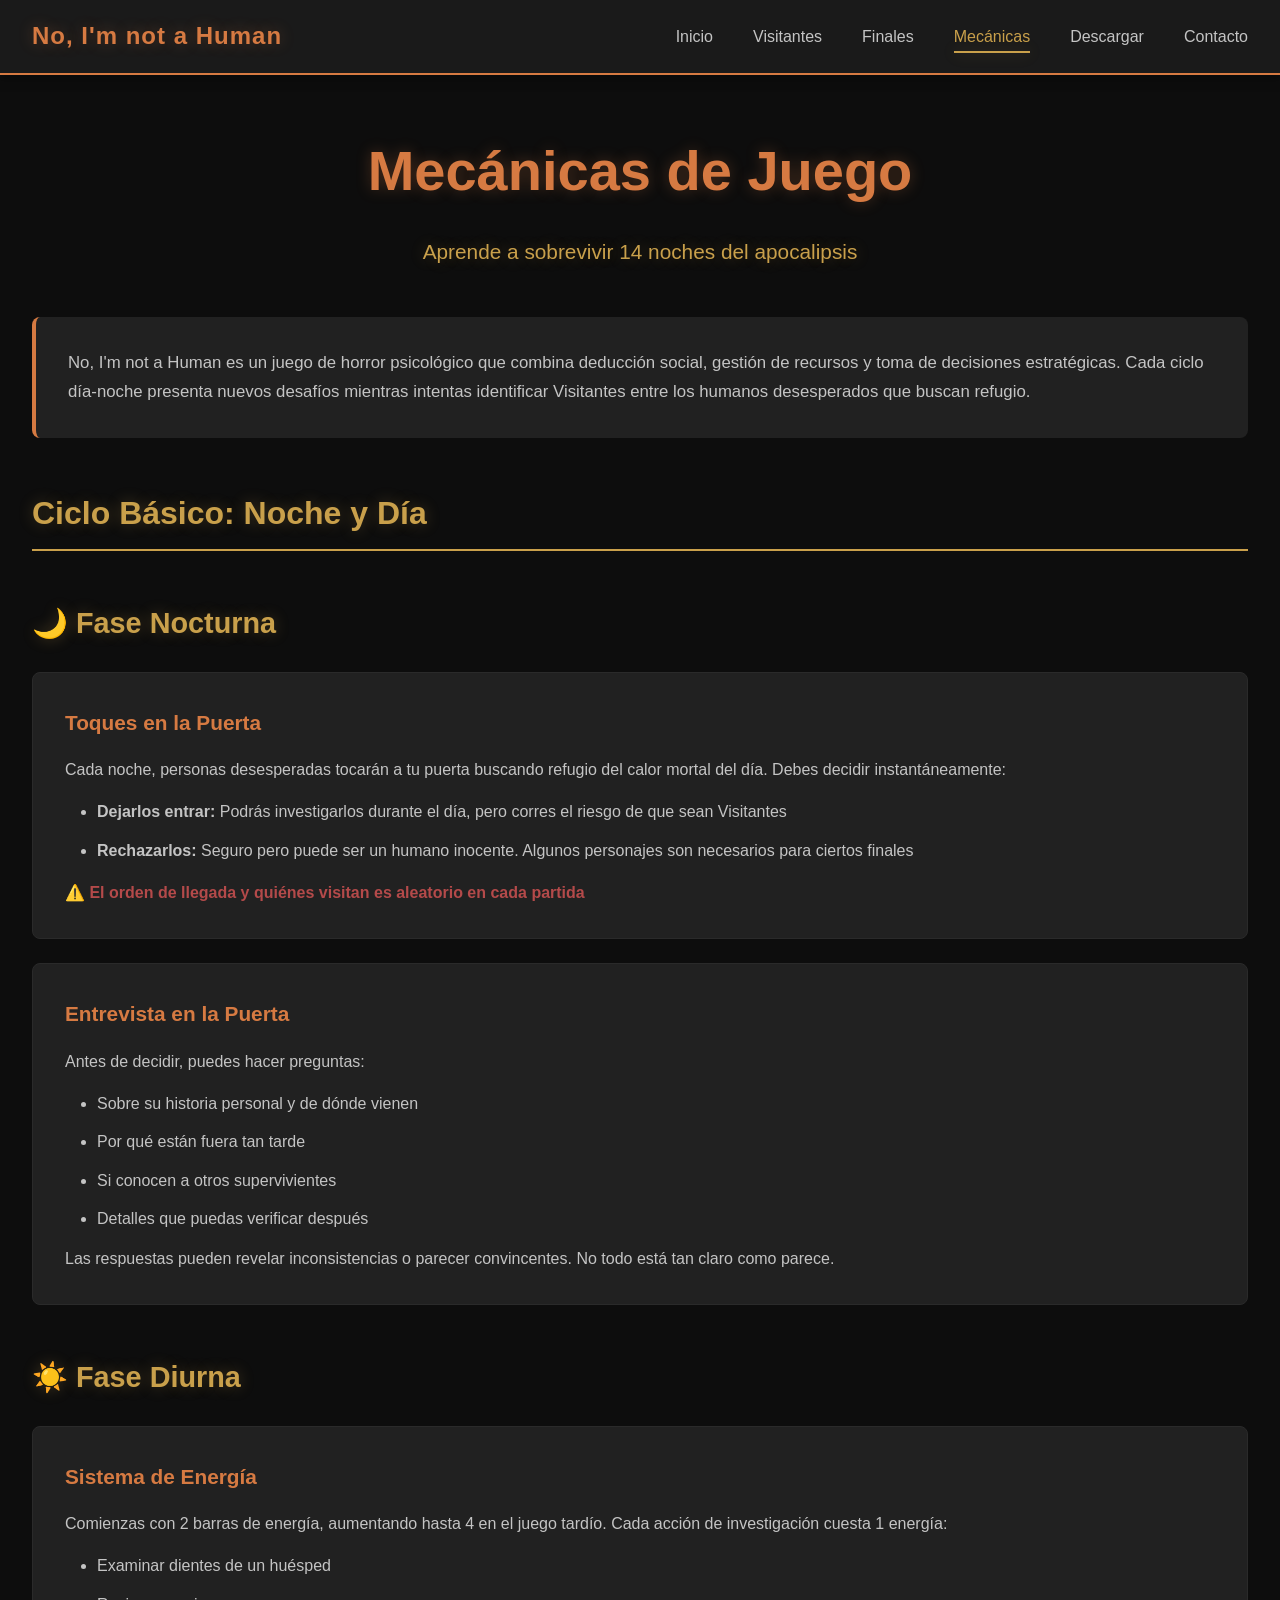
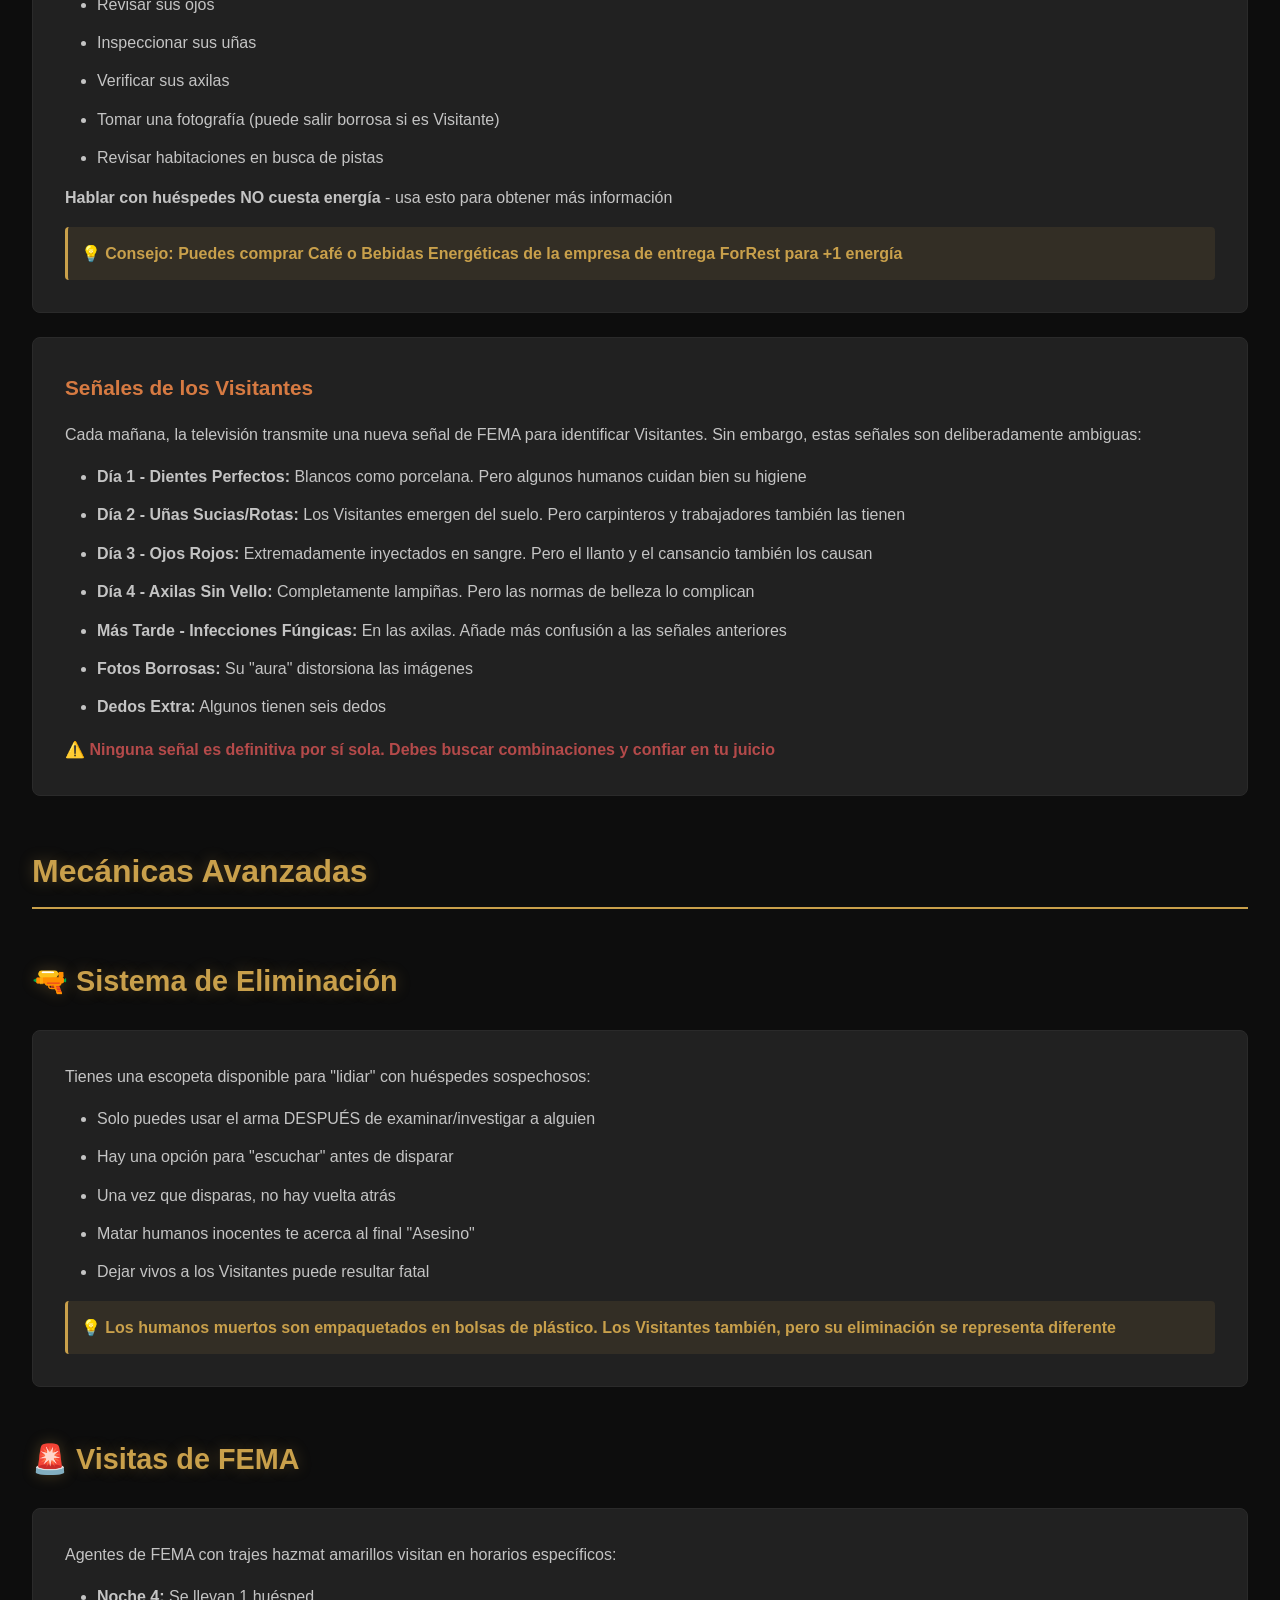
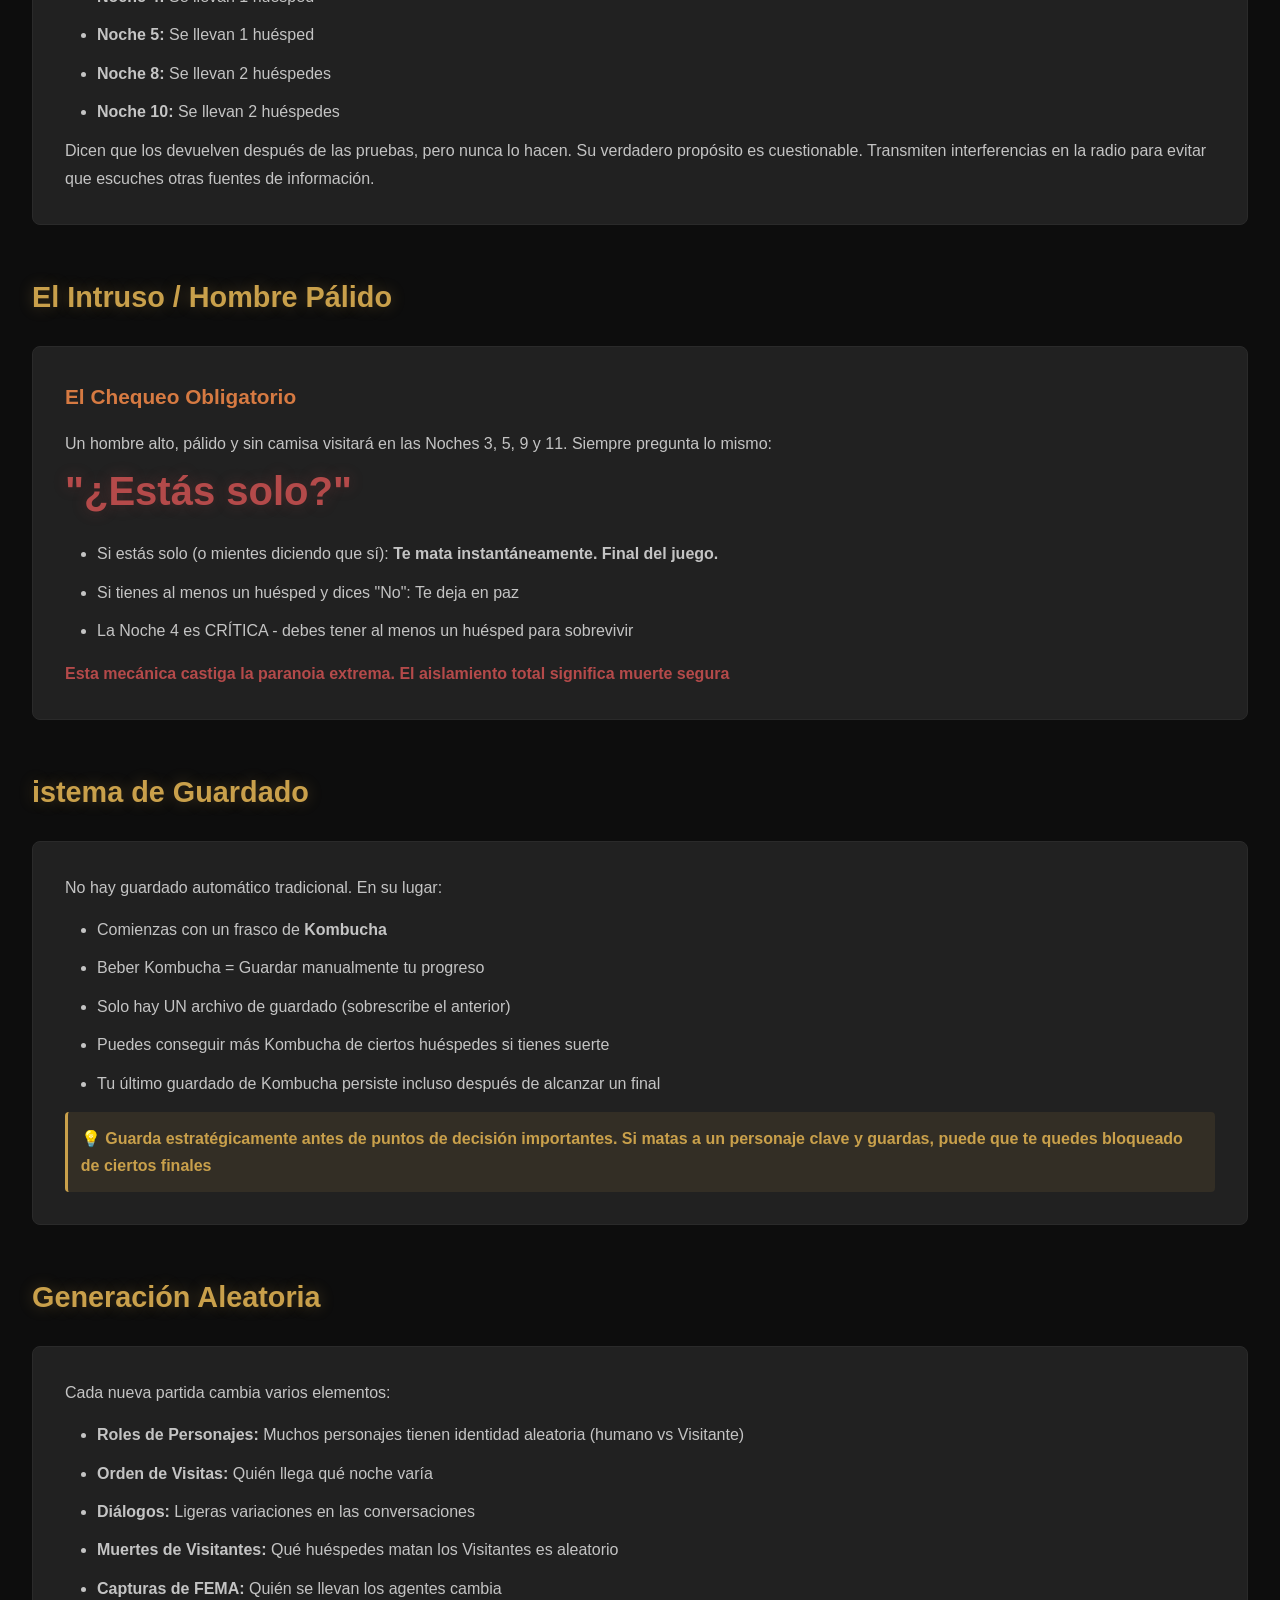
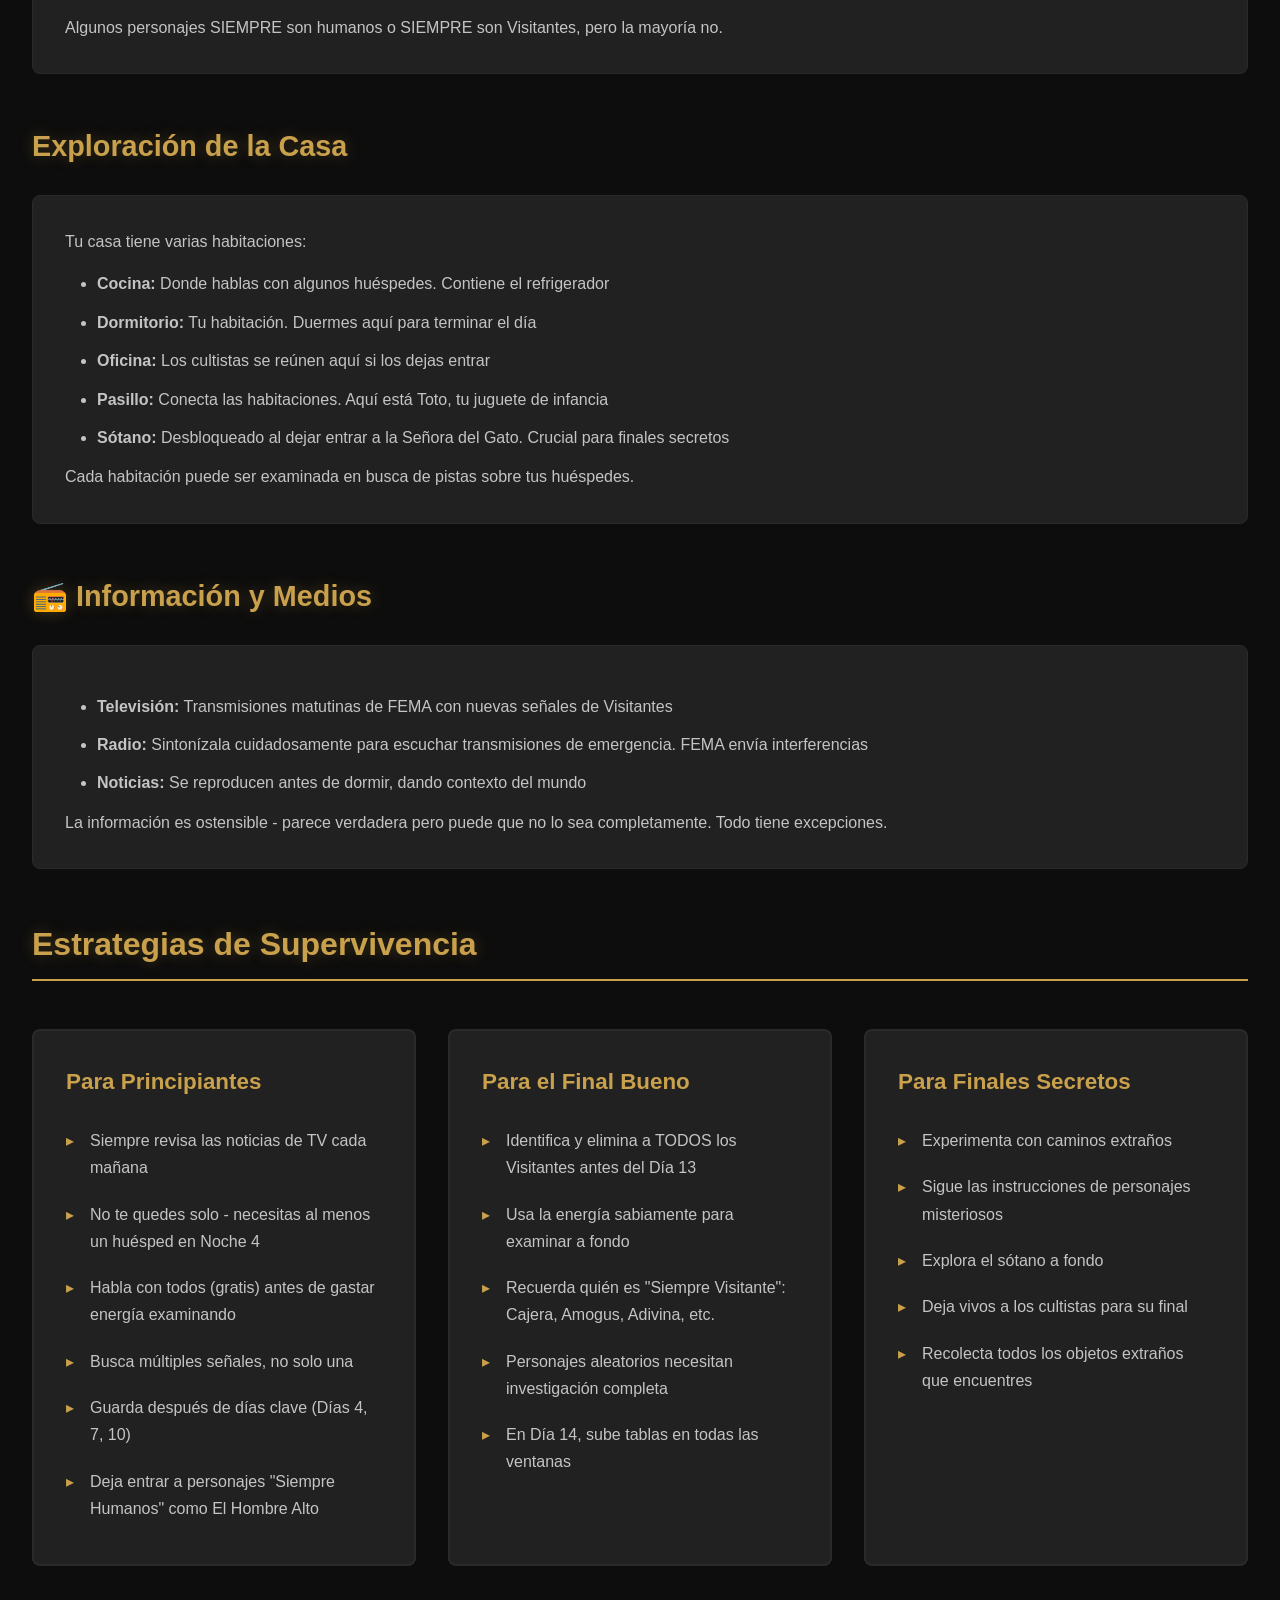
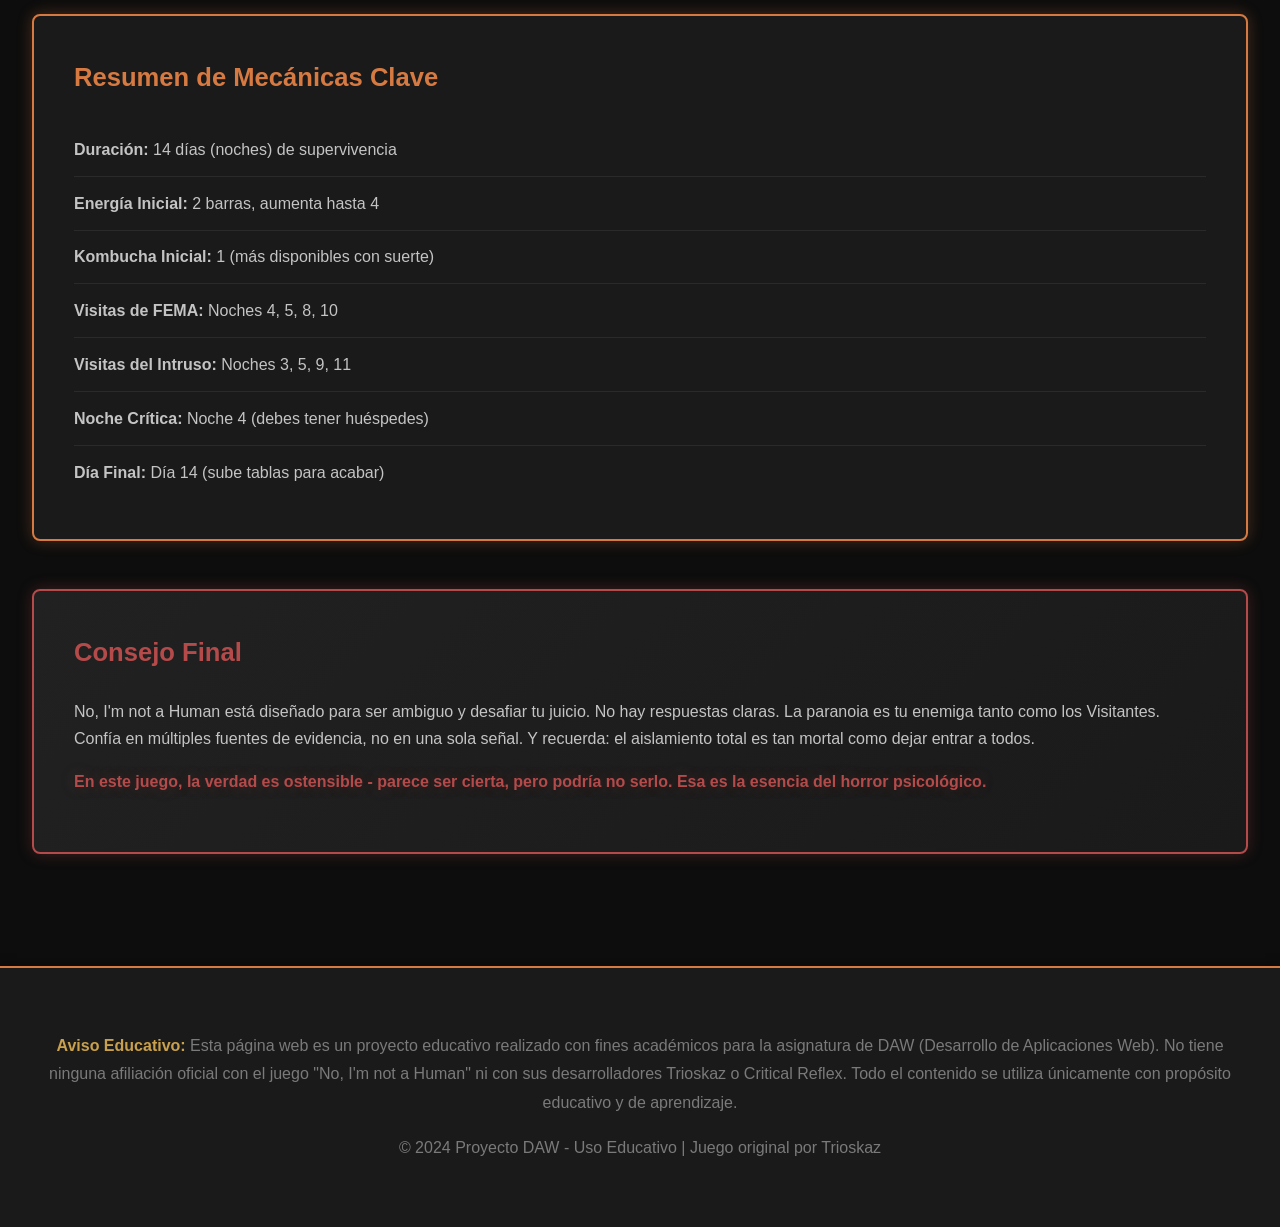
<file: mecanicas.html>
<!DOCTYPE html>
<html lang="es">
<head>
    <meta charset="UTF-8">
    <meta name="viewport" content="width=device-width, initial-scale=1.0">
    <meta name="description" content="Guía completa de mecánicas de juego de No, I'm not a Human. Aprende a sobrevivir.">
    <meta name="keywords" content="No I'm not a human, Horror, Terror, Game, Indie">
    <title>Mecánicas - No, I'm not a Human</title>
    <link rel="icon" type="image/x-icon" href="/img/Logo.ico">
    <link rel="icon" type="image/x-icon" href="/img/Logo.ico">
    <link rel="stylesheet" href="css/style.css">
    <script src="script.js" defer></script>
</head>
<body>
    <nav class="navbar">
        <div class="nav-container">
            <a href="index.html" class="nav-logo">No, I'm not a Human</a>
            <ul class="nav-menu">
                <li><a href="index.html" class="nav-link">Inicio</a></li>
                <li><a href="personajes.html" class="nav-link">Visitantes</a></li>
                <li><a href="finales.html" class="nav-link">Finales</a></li>
                <li><a href="mecanicas.html" class="nav-link active">Mecánicas</a></li>
                <li><a href="descargar.html" class="nav-link">Descargar</a></li>
                <li><a href="contacto.html" class="nav-link">Contacto</a></li>
            </ul>
        </div>
    </nav>

    <main class="container">
        <h1 class="page-title">Mecánicas de Juego</h1>
        <p class="page-subtitle">Aprende a sobrevivir 14 noches del apocalipsis</p>

        <div class="mechanics-intro">
            <p>No, I'm not a Human es un juego de horror psicológico que combina deducción social, gestión de recursos y toma de decisiones estratégicas. Cada ciclo día-noche presenta nuevos desafíos mientras intentas identificar Visitantes entre los humanos desesperados que buscan refugio.</p>
        </div>

        <h2 class="section-title">Ciclo Básico: Noche y Día</h2>

        <div class="mechanic-section">
            <h3>🌙 Fase Nocturna</h3>
            <div class="mechanic-card">
                <h4>Toques en la Puerta</h4>
                <p>Cada noche, personas desesperadas tocarán a tu puerta buscando refugio del calor mortal del día. Debes decidir instantáneamente:</p>
                <ul>
                    <li><strong>Dejarlos entrar:</strong> Podrás investigarlos durante el día, pero corres el riesgo de que sean Visitantes</li>
                    <li><strong>Rechazarlos:</strong> Seguro pero puede ser un humano inocente. Algunos personajes son necesarios para ciertos finales</li>
                </ul>
                <p class="warning-text">⚠️ El orden de llegada y quiénes visitan es aleatorio en cada partida</p>
            </div>

            <div class="mechanic-card">
                <h4>Entrevista en la Puerta</h4>
                <p>Antes de decidir, puedes hacer preguntas:</p>
                <ul>
                    <li>Sobre su historia personal y de dónde vienen</li>
                    <li>Por qué están fuera tan tarde</li>
                    <li>Si conocen a otros supervivientes</li>
                    <li>Detalles que puedas verificar después</li>
                </ul>
                <p>Las respuestas pueden revelar inconsistencias o parecer convincentes. No todo está tan claro como parece.</p>
            </div>
        </div>

        <div class="mechanic-section">
            <h3>☀️ Fase Diurna</h3>
            <div class="mechanic-card">
                <h4>Sistema de Energía</h4>
                <p>Comienzas con 2 barras de energía, aumentando hasta 4 en el juego tardío. Cada acción de investigación cuesta 1 energía:</p>
                <ul>
                    <li>Examinar dientes de un huésped</li>
                    <li>Revisar sus ojos</li>
                    <li>Inspeccionar sus uñas</li>
                    <li>Verificar sus axilas</li>
                    <li>Tomar una fotografía (puede salir borrosa si es Visitante)</li>
                    <li>Revisar habitaciones en busca de pistas</li>
                </ul>
                <p><strong>Hablar con huéspedes NO cuesta energía</strong> - usa esto para obtener más información</p>
                <p class="tip-text">💡 Consejo: Puedes comprar Café o Bebidas Energéticas de la empresa de entrega ForRest para +1 energía</p>
            </div>

            <div class="mechanic-card">
                <h4>Señales de los Visitantes</h4>
                <p>Cada mañana, la televisión transmite una nueva señal de FEMA para identificar Visitantes. Sin embargo, estas señales son deliberadamente ambiguas:</p>
                <ul>
                    <li><strong>Día 1 - Dientes Perfectos:</strong> Blancos como porcelana. Pero algunos humanos cuidan bien su higiene</li>
                    <li><strong>Día 2 - Uñas Sucias/Rotas:</strong> Los Visitantes emergen del suelo. Pero carpinteros y trabajadores también las tienen</li>
                    <li><strong>Día 3 - Ojos Rojos:</strong> Extremadamente inyectados en sangre. Pero el llanto y el cansancio también los causan</li>
                    <li><strong>Día 4 - Axilas Sin Vello:</strong> Completamente lampiñas. Pero las normas de belleza lo complican</li>
                    <li><strong>Más Tarde - Infecciones Fúngicas:</strong> En las axilas. Añade más confusión a las señales anteriores</li>
                    <li><strong>Fotos Borrosas:</strong> Su "aura" distorsiona las imágenes</li>
                    <li><strong>Dedos Extra:</strong> Algunos tienen seis dedos</li>
                </ul>
                <p class="warning-text">⚠️ Ninguna señal es definitiva por sí sola. Debes buscar combinaciones y confiar en tu juicio</p>
            </div>
        </div>

        <h2 class="section-title">Mecánicas Avanzadas</h2>

        <div class="mechanic-section">
            <h3>🔫 Sistema de Eliminación</h3>
            <div class="mechanic-card">
                <p>Tienes una escopeta disponible para "lidiar" con huéspedes sospechosos:</p>
                <ul>
                    <li>Solo puedes usar el arma DESPUÉS de examinar/investigar a alguien</li>
                    <li>Hay una opción para "escuchar" antes de disparar</li>
                    <li>Una vez que disparas, no hay vuelta atrás</li>
                    <li>Matar humanos inocentes te acerca al final "Asesino"</li>
                    <li>Dejar vivos a los Visitantes puede resultar fatal</li>
                </ul>
                <p class="tip-text">💡 Los humanos muertos son empaquetados en bolsas de plástico. Los Visitantes también, pero su eliminación se representa diferente</p>
            </div>
        </div>

        <div class="mechanic-section">
            <h3>🚨 Visitas de FEMA</h3>
            <div class="mechanic-card">
                <p>Agentes de FEMA con trajes hazmat amarillos visitan en horarios específicos:</p>
                <ul>
                    <li><strong>Noche 4:</strong> Se llevan 1 huésped</li>
                    <li><strong>Noche 5:</strong> Se llevan 1 huésped</li>
                    <li><strong>Noche 8:</strong> Se llevan 2 huéspedes</li>
                    <li><strong>Noche 10:</strong> Se llevan 2 huéspedes</li>
                </ul>
                <p>Dicen que los devuelven después de las pruebas, pero nunca lo hacen. Su verdadero propósito es cuestionable. Transmiten interferencias en la radio para evitar que escuches otras fuentes de información.</p>
            </div>
        </div>

        <div class="mechanic-section">
            <h3>El Intruso / Hombre Pálido</h3>
            <div class="mechanic-card">
                <h4>El Chequeo Obligatorio</h4>
                <p>Un hombre alto, pálido y sin camisa visitará en las Noches 3, 5, 9 y 11. Siempre pregunta lo mismo:</p>
                <p class="big-question">"¿Estás solo?"</p>
                <ul>
                    <li>Si estás solo (o mientes diciendo que sí): <strong>Te mata instantáneamente. Final del juego.</strong></li>
                    <li>Si tienes al menos un huésped y dices "No": Te deja en paz</li>
                    <li>La Noche 4 es CRÍTICA - debes tener al menos un huésped para sobrevivir</li>
                </ul>
                <p class="warning-text">Esta mecánica castiga la paranoia extrema. El aislamiento total significa muerte segura</p>
            </div>
        </div>

        <div class="mechanic-section">
            <h3>istema de Guardado</h3>
            <div class="mechanic-card">
                <p>No hay guardado automático tradicional. En su lugar:</p>
                <ul>
                    <li>Comienzas con un frasco de <strong>Kombucha</strong></li>
                    <li>Beber Kombucha = Guardar manualmente tu progreso</li>
                    <li>Solo hay UN archivo de guardado (sobrescribe el anterior)</li>
                    <li>Puedes conseguir más Kombucha de ciertos huéspedes si tienes suerte</li>
                    <li>Tu último guardado de Kombucha persiste incluso después de alcanzar un final</li>
                </ul>
                <p class="tip-text">💡 Guarda estratégicamente antes de puntos de decisión importantes. Si matas a un personaje clave y guardas, puede que te quedes bloqueado de ciertos finales</p>
            </div>
        </div>

        <div class="mechanic-section">
            <h3>Generación Aleatoria</h3>
            <div class="mechanic-card">
                <p>Cada nueva partida cambia varios elementos:</p>
                <ul>
                    <li><strong>Roles de Personajes:</strong> Muchos personajes tienen identidad aleatoria (humano vs Visitante)</li>
                    <li><strong>Orden de Visitas:</strong> Quién llega qué noche varía</li>
                    <li><strong>Diálogos:</strong> Ligeras variaciones en las conversaciones</li>
                    <li><strong>Muertes de Visitantes:</strong> Qué huéspedes matan los Visitantes es aleatorio</li>
                    <li><strong>Capturas de FEMA:</strong> Quién se llevan los agentes cambia</li>
                </ul>
                <p>Algunos personajes SIEMPRE son humanos o SIEMPRE son Visitantes, pero la mayoría no.</p>
            </div>
        </div>

        <div class="mechanic-section">
            <h3>Exploración de la Casa</h3>
            <div class="mechanic-card">
                <p>Tu casa tiene varias habitaciones:</p>
                <ul>
                    <li><strong>Cocina:</strong> Donde hablas con algunos huéspedes. Contiene el refrigerador</li>
                    <li><strong>Dormitorio:</strong> Tu habitación. Duermes aquí para terminar el día</li>
                    <li><strong>Oficina:</strong> Los cultistas se reúnen aquí si los dejas entrar</li>
                    <li><strong>Pasillo:</strong> Conecta las habitaciones. Aquí está Toto, tu juguete de infancia</li>
                    <li><strong>Sótano:</strong> Desbloqueado al dejar entrar a la Señora del Gato. Crucial para finales secretos</li>
                </ul>
                <p>Cada habitación puede ser examinada en busca de pistas sobre tus huéspedes.</p>
            </div>
        </div>

        <div class="mechanic-section">
            <h3>📻 Información y Medios</h3>
            <div class="mechanic-card">
                <ul>
                    <li><strong>Televisión:</strong> Transmisiones matutinas de FEMA con nuevas señales de Visitantes</li>
                    <li><strong>Radio:</strong> Sintonízala cuidadosamente para escuchar transmisiones de emergencia. FEMA envía interferencias</li>
                    <li><strong>Noticias:</strong> Se reproducen antes de dormir, dando contexto del mundo</li>
                </ul>
                <p>La información es ostensible - parece verdadera pero puede que no lo sea completamente. Todo tiene excepciones.</p>
            </div>
        </div>

        <h2 class="section-title">Estrategias de Supervivencia</h2>

        <div class="tips-section">
            <div class="tip-card">
                <h4>Para Principiantes</h4>
                <ul>
                    <li>Siempre revisa las noticias de TV cada mañana</li>
                    <li>No te quedes solo - necesitas al menos un huésped en Noche 4</li>
                    <li>Habla con todos (gratis) antes de gastar energía examinando</li>
                    <li>Busca múltiples señales, no solo una</li>
                    <li>Guarda después de días clave (Días 4, 7, 10)</li>
                    <li>Deja entrar a personajes "Siempre Humanos" como El Hombre Alto</li>
                </ul>
            </div>

            <div class="tip-card">
                <h4>Para el Final Bueno</h4>
                <ul>
                    <li>Identifica y elimina a TODOS los Visitantes antes del Día 13</li>
                    <li>Usa la energía sabiamente para examinar a fondo</li>
                    <li>Recuerda quién es "Siempre Visitante": Cajera, Amogus, Adivina, etc.</li>
                    <li>Personajes aleatorios necesitan investigación completa</li>
                    <li>En Día 14, sube tablas en todas las ventanas</li>
                </ul>
            </div>

            <div class="tip-card">
                <h4>Para Finales Secretos</h4>
                <ul>
                    <li>Experimenta con caminos extraños</li>
                    <li>Sigue las instrucciones de personajes misteriosos</li>
                    <li>Explora el sótano a fondo</li>
                    <li>Deja vivos a los cultistas para su final</li>
                    <li>Recolecta todos los objetos extraños que encuentres</li>
                </ul>
            </div>
        </div>

        <div class="mechanics-summary">
            <h3>Resumen de Mecánicas Clave</h3>
            <ul>
                <li><strong>Duración:</strong> 14 días (noches) de supervivencia</li>
                <li><strong>Energía Inicial:</strong> 2 barras, aumenta hasta 4</li>
                <li><strong>Kombucha Inicial:</strong> 1 (más disponibles con suerte)</li>
                <li><strong>Visitas de FEMA:</strong> Noches 4, 5, 8, 10</li>
                <li><strong>Visitas del Intruso:</strong> Noches 3, 5, 9, 11</li>
                <li><strong>Noche Crítica:</strong> Noche 4 (debes tener huéspedes)</li>
                <li><strong>Día Final:</strong> Día 14 (sube tablas para acabar)</li>
            </ul>
        </div>

        <div class="final-advice">
            <h3>Consejo Final</h3>
            <p>No, I'm not a Human está diseñado para ser ambiguo y desafiar tu juicio. No hay respuestas claras. La paranoia es tu enemiga tanto como los Visitantes. Confía en múltiples fuentes de evidencia, no en una sola señal. Y recuerda: el aislamiento total es tan mortal como dejar entrar a todos.</p>
            <p class="highlight">En este juego, la verdad es ostensible - parece ser cierta, pero podría no serlo. Esa es la esencia del horror psicológico.</p>
        </div>
    </main>

    <footer>
        <div class="footer-content">
            <p><strong>Aviso Educativo:</strong> Esta página web es un proyecto educativo realizado con fines académicos para la asignatura de DAW (Desarrollo de Aplicaciones Web). No tiene ninguna afiliación oficial con el juego "No, I'm not a Human" ni con sus desarrolladores Trioskaz o Critical Reflex. Todo el contenido se utiliza únicamente con propósito educativo y de aprendizaje.</p>
            <p>&copy; 2024 Proyecto DAW - Uso Educativo | Juego original por Trioskaz</p>
        </div>
    </footer>
</body>
</html>
</file>
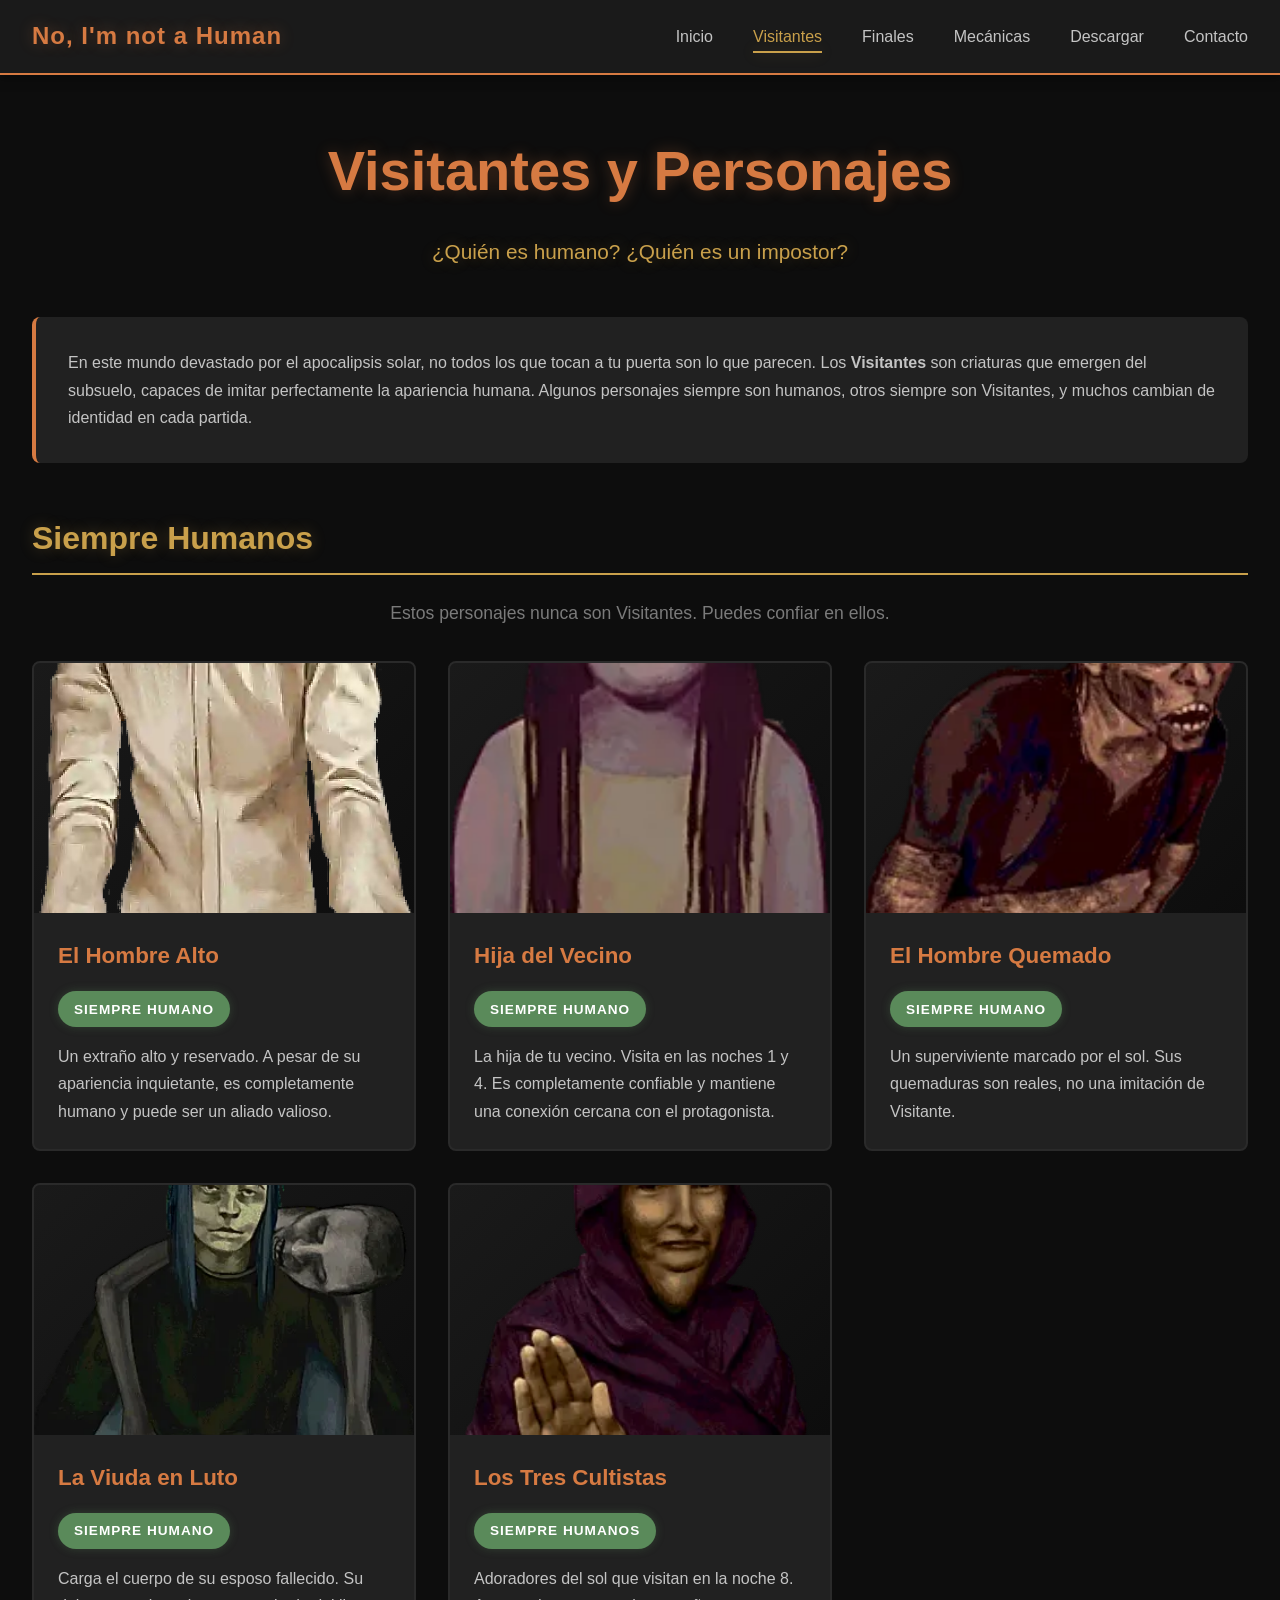
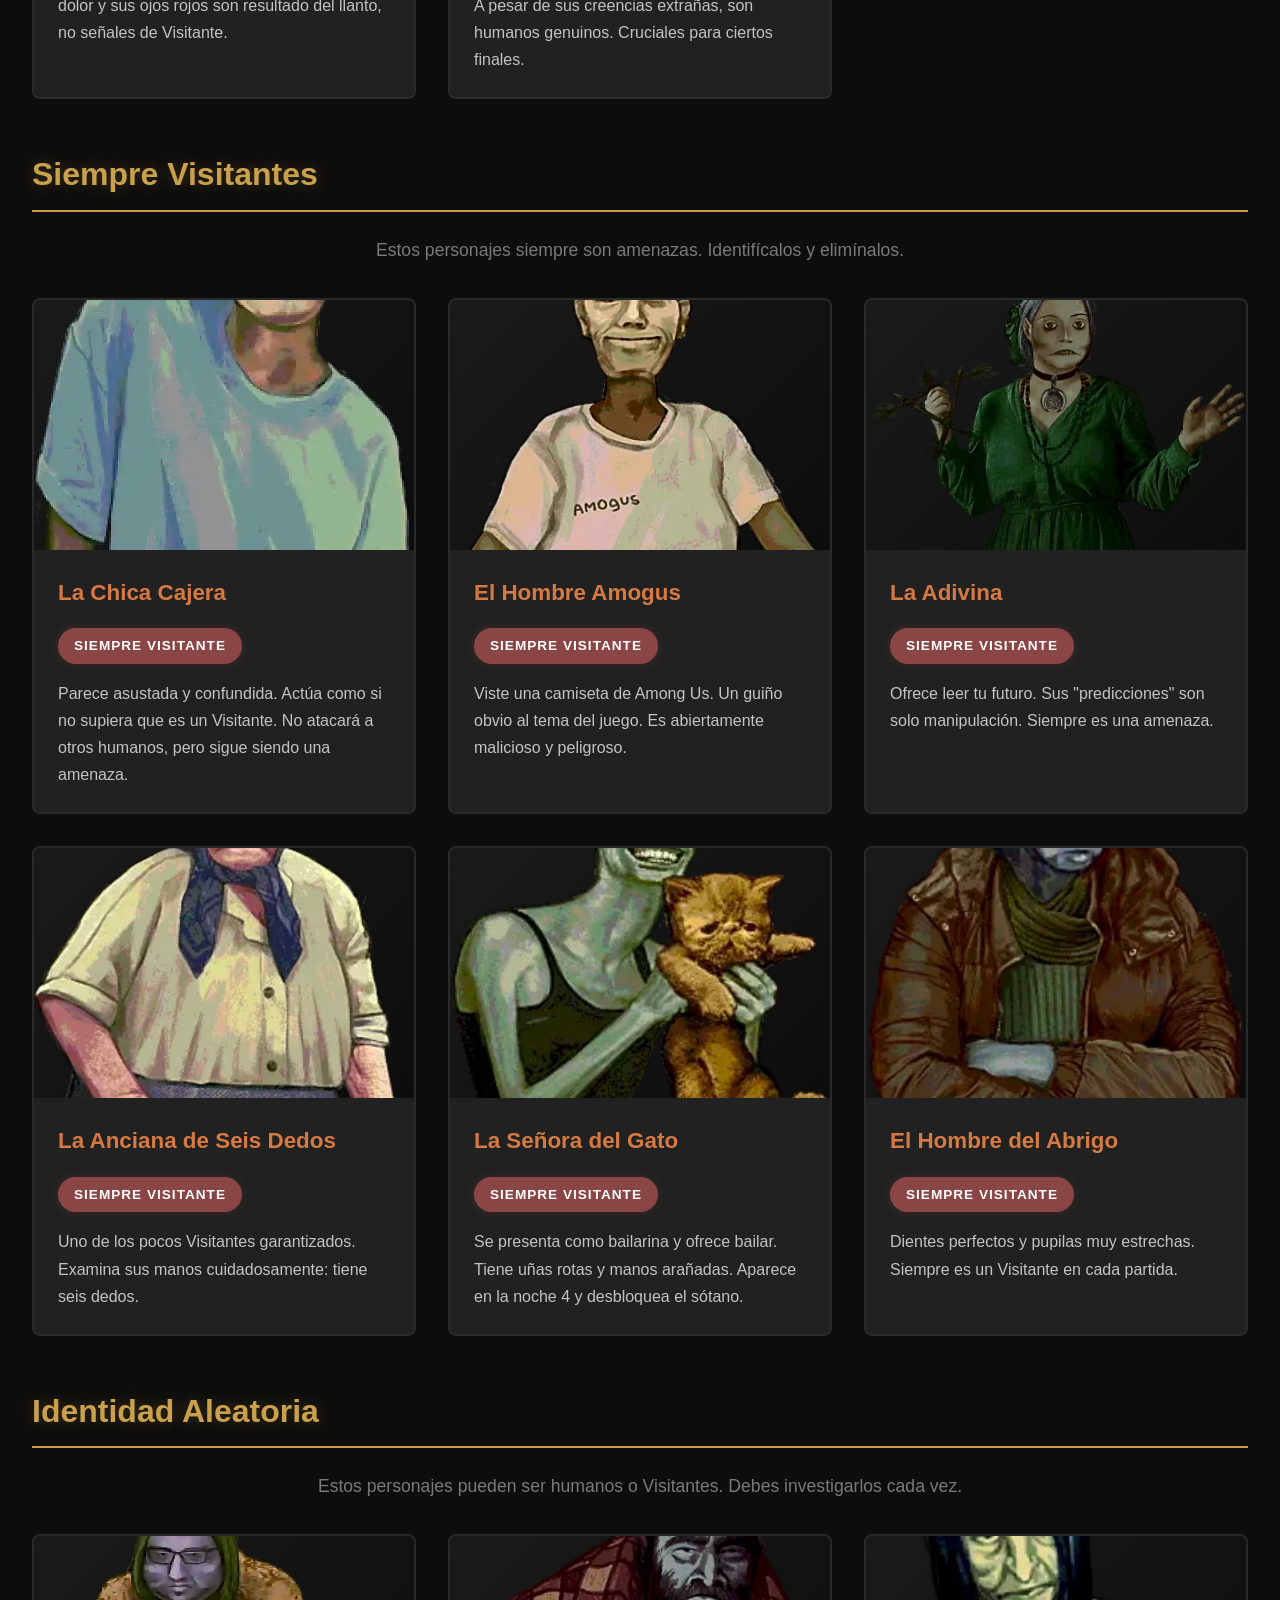
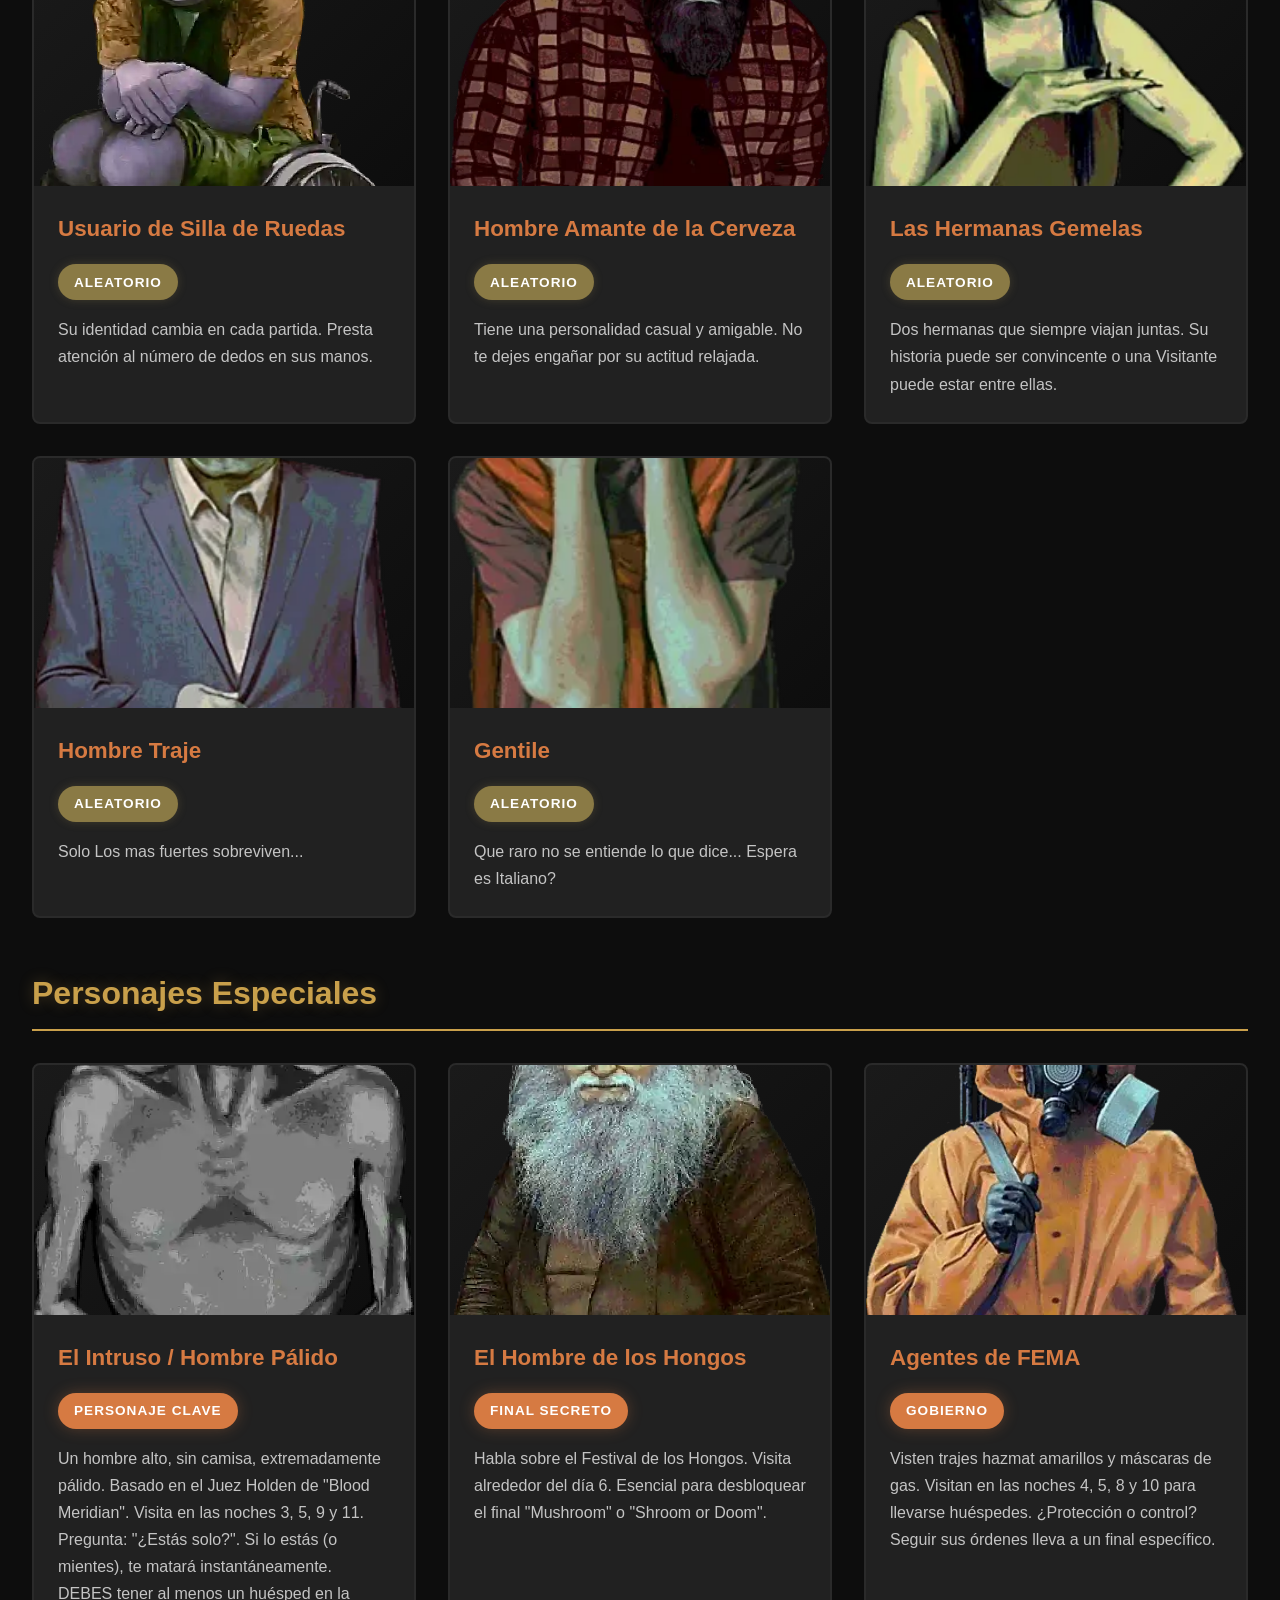
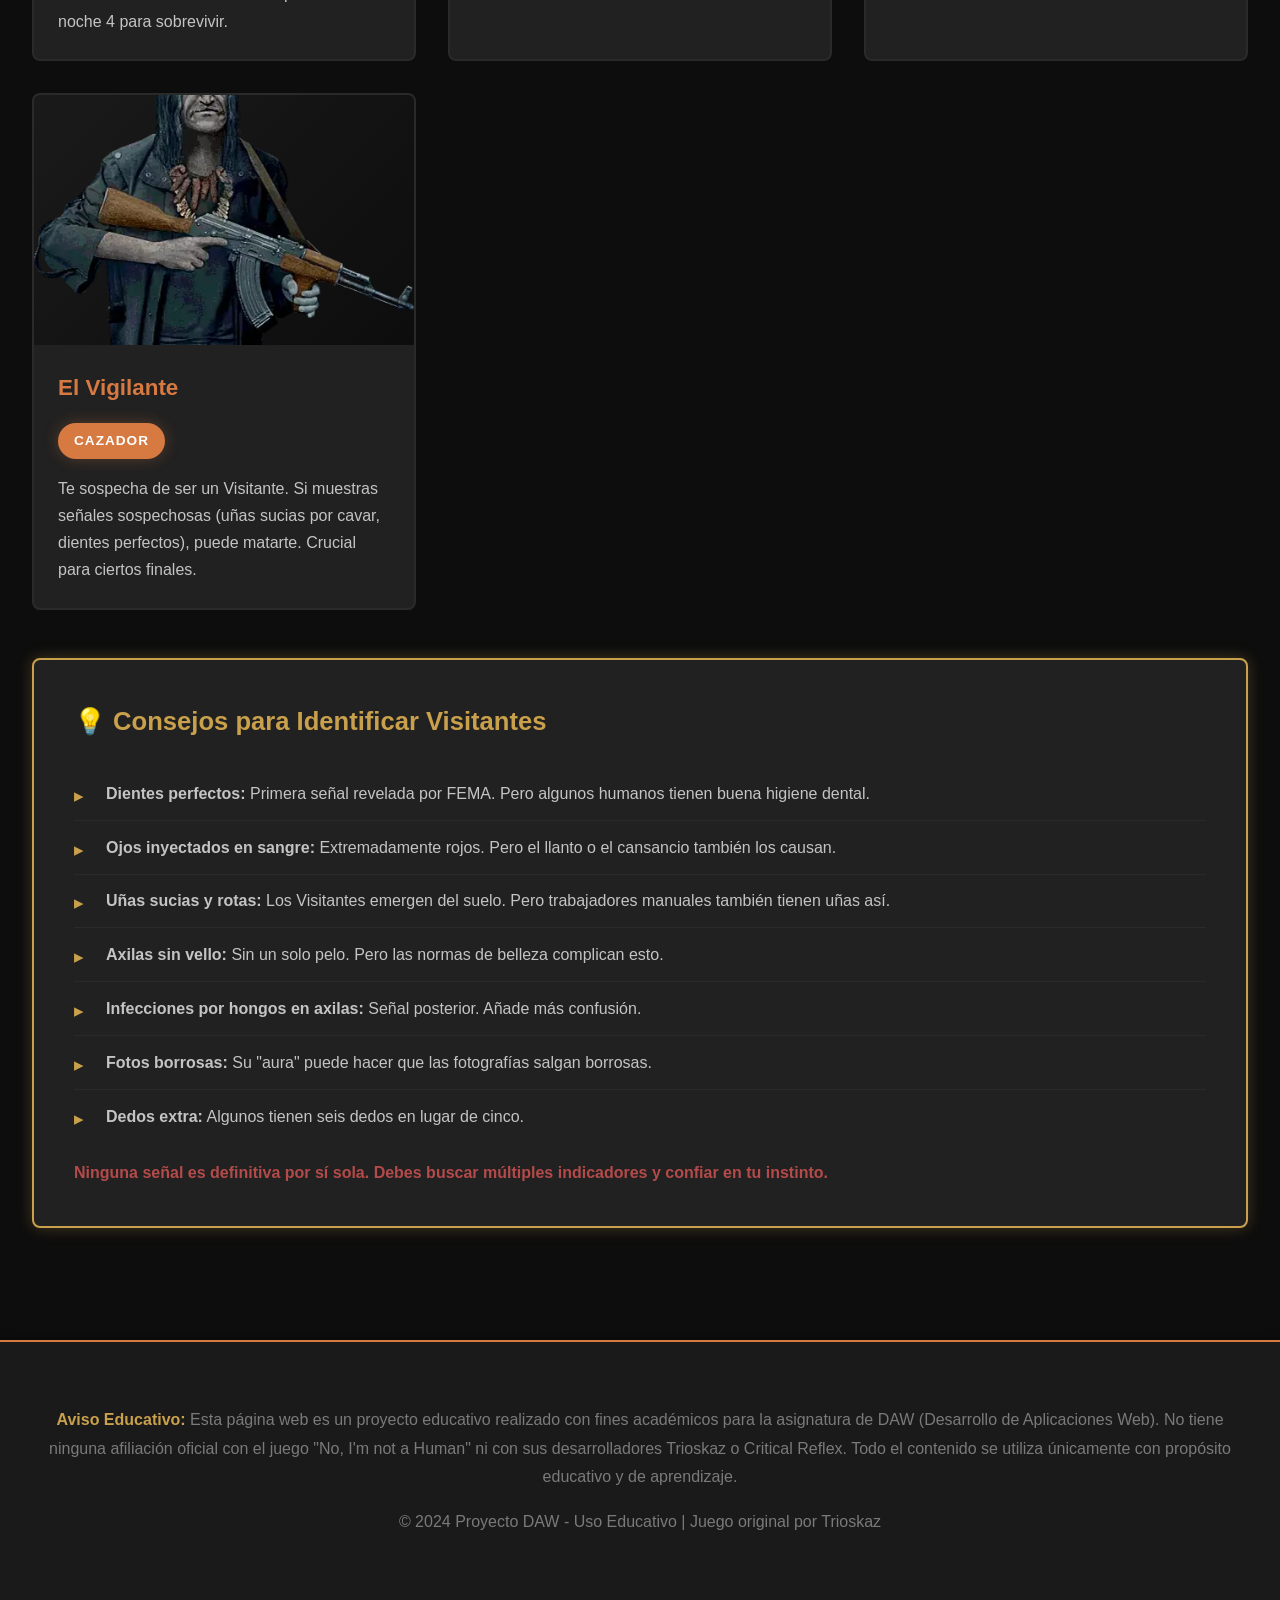
<file: personajes.html>
<!DOCTYPE html>
<html lang="es">
<head>
    <meta charset="UTF-8">
    <meta name="viewport" content="width=device-width, initial-scale=1.0">
    <meta name="description" content="Guía completa de todos los Visitantes y personajes en No, I'm not a Human. Aprende a identificar quién es humano y quién es una amenaza.">
    <meta name="keywords" content="No I'm not a human, Horror, Terror, Game, Indie">
    <title>Visitantes - No, I'm not a Human</title>
    <link rel="icon" type="image/x-icon" href="/img/Logo.ico">
    <link rel="stylesheet" href="css/style.css">
    <script src="script.js" defer></script>
</head>
<body>
    <nav class="navbar">
        <div class="nav-container">
            <a href="index.html" class="nav-logo">No, I'm not a Human</a>
            <ul class="nav-menu">
                <li><a href="index.html" class="nav-link">Inicio</a></li>
                <li><a href="personajes.html" class="nav-link active">Visitantes</a></li>
                <li><a href="finales.html" class="nav-link">Finales</a></li>
                <li><a href="mecanicas.html" class="nav-link">Mecánicas</a></li>
                <li><a href="descargar.html" class="nav-link">Descargar</a></li>
                <li><a href="contacto.html" class="nav-link">Contacto</a></li>
            </ul>
        </div>
    </nav>

    <main class="container">
        <h1 class="page-title">Visitantes y Personajes</h1>
        <p class="page-subtitle">¿Quién es humano? ¿Quién es un impostor?</p>

        <div class="visitor-intro">
            <p>En este mundo devastado por el apocalipsis solar, no todos los que tocan a tu puerta son lo que parecen. Los <strong>Visitantes</strong> son criaturas que emergen del subsuelo, capaces de imitar perfectamente la apariencia humana. Algunos personajes siempre son humanos, otros siempre son Visitantes, y muchos cambian de identidad en cada partida.</p>
        </div>

        <h2 class="section-title">Siempre Humanos</h2>
        <p class="section-desc">Estos personajes nunca son Visitantes. Puedes confiar en ellos.</p>
        
        <div class="character-grid">
            <article class="character-card human">
                <div class="character-image-placeholder">
                    <img src="img/HombreAlto.webp" alt="El Hombre Alto" onerror="this.style.display='none'">
                </div>
                <div class="character-info">
                    <h3>El Hombre Alto</h3>
                    <span class="character-badge safe">Siempre Humano</span>
                    <p>Un extraño alto y reservado. A pesar de su apariencia inquietante, es completamente humano y puede ser un aliado valioso.</p>
                </div>
            </article>

            <article class="character-card human">
                <div class="character-image-placeholder">
                    <img src="img/HijaVecino.webp" alt="Hija del Vecino" onerror="this.style.display='none'">
                </div>
                <div class="character-info">
                    <h3>Hija del Vecino</h3>
                    <span class="character-badge safe">Siempre Humano</span>
                    <p>La hija de tu vecino. Visita en las noches 1 y 4. Es completamente confiable y mantiene una conexión cercana con el protagonista.</p>
                </div>
            </article>

            <article class="character-card human">
                <div class="character-image-placeholder">
                    <img src="img/HombreQuemado.webp" alt="Hombre Quemado" onerror="this.style.display='none'">
                </div>
                <div class="character-info">
                    <h3>El Hombre Quemado</h3>
                    <span class="character-badge safe">Siempre Humano</span>
                    <p>Un superviviente marcado por el sol. Sus quemaduras son reales, no una imitación de Visitante.</p>
                </div>
            </article>

            <article class="character-card human">
                <div class="character-image-placeholder">
                    <img src="img/Viuda.webp" alt="La Viuda" onerror="this.style.display='none'">
                </div>
                <div class="character-info">
                    <h3>La Viuda en Luto</h3>
                    <span class="character-badge safe">Siempre Humano</span>
                    <p>Carga el cuerpo de su esposo fallecido. Su dolor y sus ojos rojos son resultado del llanto, no señales de Visitante.</p>
                </div>
            </article>

            <article class="character-card human">
                <div class="character-image-placeholder">
                    <img src="img/Cultistas.webp" alt="Los Cultistas" onerror="this.style.display='none'">
                </div>
                <div class="character-info">
                    <h3>Los Tres Cultistas</h3>
                    <span class="character-badge safe">Siempre Humanos</span>
                    <p>Adoradores del sol que visitan en la noche 8. A pesar de sus creencias extrañas, son humanos genuinos. Cruciales para ciertos finales.</p>
                </div>
            </article>
        </div>

        <h2 class="section-title">Siempre Visitantes</h2>
        <p class="section-desc">Estos personajes siempre son amenazas. Identifícalos y elimínalos.</p>
        
        <div class="character-grid">
            <article class="character-card visitor">
                <div class="character-image-placeholder">
                    <img src="img/Cajera.webp" alt="La Cajera" onerror="this.style.display='none'">
                </div>
                <div class="character-info">
                    <h3>La Chica Cajera</h3>
                    <span class="character-badge danger">Siempre Visitante</span>
                    <p>Parece asustada y confundida. Actúa como si no supiera que es un Visitante. No atacará a otros humanos, pero sigue siendo una amenaza.</p>
                </div>
            </article>

            <article class="character-card visitor">
                <div class="character-image-placeholder">
                    <img src="img/HombreAmogus.webp" alt="Hombre Amogus" onerror="this.style.display='none'">
                </div>
                <div class="character-info">
                    <h3>El Hombre Amogus</h3>
                    <span class="character-badge danger">Siempre Visitante</span>
                    <p>Viste una camiseta de Among Us. Un guiño obvio al tema del juego. Es abiertamente malicioso y peligroso.</p>
                </div>
            </article>

            <article class="character-card visitor">
                <div class="character-image-placeholder">
                    <img src="img/Adivina.webp" alt="La Adivina" onerror="this.style.display='none'">
                </div>
                <div class="character-info">
                    <h3>La Adivina</h3>
                    <span class="character-badge danger">Siempre Visitante</span>
                    <p>Ofrece leer tu futuro. Sus "predicciones" son solo manipulación. Siempre es una amenaza.</p>
                </div>
            </article>

            <article class="character-card visitor">
                <div class="character-image-placeholder">
                    <img src="img/Ancianawebp.webp" alt="Anciana" onerror="this.style.display='none'">
                </div>
                <div class="character-info">
                    <h3>La Anciana de Seis Dedos</h3>
                    <span class="character-badge danger">Siempre Visitante</span>
                    <p>Uno de los pocos Visitantes garantizados. Examina sus manos cuidadosamente: tiene seis dedos.</p>
                </div>
            </article>


            <article class="character-card visitor">
                <div class="character-image-placeholder">
                    <img src="img/Mujer Gato.webp" alt="Señora del Gato" onerror="this.style.display='none'">
                </div>
                <div class="character-info">
                    <h3>La Señora del Gato</h3>
                    <span class="character-badge danger">Siempre Visitante</span>
                    <p>Se presenta como bailarina y ofrece bailar. Tiene uñas rotas y manos arañadas. Aparece en la noche 4 y desbloquea el sótano.</p>
                </div>
            </article>

            <article class="character-card visitor">
                <div class="character-image-placeholder">
                    <img src="img/HombreAbrigo.webp" alt="Mujer Fría" onerror="this.style.display='none'">
                </div>
                <div class="character-info">
                    <h3>El Hombre del Abrigo</h3>
                    <span class="character-badge danger">Siempre Visitante</span>
                    <p>Dientes perfectos y pupilas muy estrechas. Siempre es un Visitante en cada partida.</p>
                </div>
            </article>
        </div>

        <h2 class="section-title">Identidad Aleatoria</h2>
        <p class="section-desc">Estos personajes pueden ser humanos o Visitantes. Debes investigarlos cada vez.</p>
        
        <div class="character-grid">
            <article class="character-card random">
                <div class="character-image-placeholder">
                    <img src="img/Discapacitado.webp" alt="Persona en Silla de Ruedas" onerror="this.style.display='none'">
                </div>
                <div class="character-info">
                    <h3>Usuario de Silla de Ruedas</h3>
                    <span class="character-badge random">Aleatorio</span>
                    <p>Su identidad cambia en cada partida. Presta atención al número de dedos en sus manos.</p>
                </div>
            </article>

            <article class="character-card random">
                <div class="character-image-placeholder">
                    <img src="img/AmanteCerveza.webp" alt="Hombre de la Cerveza" onerror="this.style.display='none'">
                </div>
                <div class="character-info">
                    <h3>Hombre Amante de la Cerveza</h3>
                    <span class="character-badge random">Aleatorio</span>
                    <p>Tiene una personalidad casual y amigable. No te dejes engañar por su actitud relajada.</p>
                </div>
            </article>

            <article class="character-card random">
                <div class="character-image-placeholder">
                    <img src="img/Gemelas.webp" alt="Hermanas Gemelas" onerror="this.style.display='none'">
                </div>
                <div class="character-info">
                    <h3>Las Hermanas Gemelas</h3>
                    <span class="character-badge random">Aleatorio</span>
                    <p>Dos hermanas que siempre viajan juntas. Su historia puede ser convincente o una Visitante puede estar entre ellas.</p>
                </div>
            </article>

            <article class="character-card random">
                <div class="character-image-placeholder">
                    <img src="img/HomrbeTraje.webp" alt="Mujer Encorvada Variable" onerror="this.style.display='none'">
                </div>
                <div class="character-info">
                    <h3>Hombre Traje</h3>
                    <span class="character-badge random">Aleatorio</span>
                    <p>Solo Los mas fuertes sobreviven...</p>
                </div>
            </article>

            <article class="character-card random">
                <div class="character-image-placeholder">
                    <img src="img/HombreBocaAtada.webp" alt="Leñador" onerror="this.style.display='none'">
                </div>
                <div class="character-info">
                    <h3>Gentile</h3>
                    <span class="character-badge random">Aleatorio</span>
                    <p>Que raro no se entiende lo que dice... Espera es Italiano?</p>
                </div>
            </article>
        </div>

        <h2 class="section-title">Personajes Especiales</h2>
        
        <div class="character-grid">
            <article class="character-card special">
                <div class="character-image-placeholder">
                    <img src="img/Intruso.webp" alt="El Intruso" onerror="this.style.display='none'">
                </div>
                <div class="character-info">
                    <h3>El Intruso / Hombre Pálido</h3>
                    <span class="character-badge special">Personaje Clave</span>
                    <p>Un hombre alto, sin camisa, extremadamente pálido. Basado en el Juez Holden de "Blood Meridian". Visita en las noches 3, 5, 9 y 11. Pregunta: "¿Estás solo?". Si lo estás (o mientes), te matará instantáneamente. DEBES tener al menos un huésped en la noche 4 para sobrevivir.</p>
                </div>
            </article>

            <article class="character-card special">
                <div class="character-image-placeholder">
                    <img src="img/HombreHongos.webp" alt="Hombre de los Hongos" onerror="this.style.display='none'">
                </div>
                <div class="character-info">
                    <h3>El Hombre de los Hongos</h3>
                    <span class="character-badge special">Final Secreto</span>
                    <p>Habla sobre el Festival de los Hongos. Visita alrededor del día 6. Esencial para desbloquear el final "Mushroom" o "Shroom or Doom".</p>
                </div>
            </article>

            <article class="character-card special">
                <div class="character-image-placeholder">
                    <img src="img/FEMA.webp" alt="Agente FEMA" onerror="this.style.display='none'">
                </div>
                <div class="character-info">
                    <h3>Agentes de FEMA</h3>
                    <span class="character-badge special">Gobierno</span>
                    <p>Visten trajes hazmat amarillos y máscaras de gas. Visitan en las noches 4, 5, 8 y 10 para llevarse huéspedes. ¿Protección o control? Seguir sus órdenes lleva a un final específico.</p>
                </div>
            </article>

            <article class="character-card special">
                <div class="character-image-placeholder">
                    <img src="img/Vigilante.webp" alt="El Vigilante" onerror="this.style.display='none'">
                </div>
                <div class="character-info">
                    <h3>El Vigilante</h3>
                    <span class="character-badge special">Cazador</span>
                    <p>Te sospecha de ser un Visitante. Si muestras señales sospechosas (uñas sucias por cavar, dientes perfectos), puede matarte. Crucial para ciertos finales.</p>
                </div>
            </article>
        </div>

        <div class="visitor-tips">
            <h3>💡 Consejos para Identificar Visitantes</h3>
            <ul>
                <li><strong>Dientes perfectos:</strong> Primera señal revelada por FEMA. Pero algunos humanos tienen buena higiene dental.</li>
                <li><strong>Ojos inyectados en sangre:</strong> Extremadamente rojos. Pero el llanto o el cansancio también los causan.</li>
                <li><strong>Uñas sucias y rotas:</strong> Los Visitantes emergen del suelo. Pero trabajadores manuales también tienen uñas así.</li>
                <li><strong>Axilas sin vello:</strong> Sin un solo pelo. Pero las normas de belleza complican esto.</li>
                <li><strong>Infecciones por hongos en axilas:</strong> Señal posterior. Añade más confusión.</li>
                <li><strong>Fotos borrosas:</strong> Su "aura" puede hacer que las fotografías salgan borrosas.</li>
                <li><strong>Dedos extra:</strong> Algunos tienen seis dedos en lugar de cinco.</li>
            </ul>
            <p class="warning-text">Ninguna señal es definitiva por sí sola. Debes buscar múltiples indicadores y confiar en tu instinto.</p>
        </div>
    </main>

    <footer>
        <div class="footer-content">
            <p><strong>Aviso Educativo:</strong> Esta página web es un proyecto educativo realizado con fines académicos para la asignatura de DAW (Desarrollo de Aplicaciones Web). No tiene ninguna afiliación oficial con el juego "No, I'm not a Human" ni con sus desarrolladores Trioskaz o Critical Reflex. Todo el contenido se utiliza únicamente con propósito educativo y de aprendizaje.</p>
            <p>&copy; 2024 Proyecto DAW - Uso Educativo | Juego original por Trioskaz</p>
        </div>
    </footer>
</body>
</html>
</file>
<file: css/style.css>
/* ============================================
   VARIABLES Y RESET
   ============================================ */

* {
    margin: 0;
    padding: 0;
    box-sizing: border-box;
}

:root {
    --color-bg: #0d0d0d;
    --color-bg-secondary: #1a1a1a;
    --color-bg-card: #212121;
    --color-text: #c4c4c4;
    --color-text-dim: #7a7a7a;
    --color-text-bright: #e8e8e8;

    --color-neon-orange: #d67a42;
    --color-neon-yellow: #c9a04b;
    --color-neon-red: #b44a4a;
    --color-neon-grey: #888888;

    --color-safe: #5a8a5a;
    --color-danger: #8a4545;
    --color-warning: #8a7a45;

    --color-border: #2a2a2a;
    --color-border-bright: #3a3a3a;

    --font-main: 'Segoe UI', -apple-system, BlinkMacSystemFont, 'Roboto', 'Helvetica Neue', Arial, sans-serif;

    --shadow-orange: 0 0 15px rgba(214, 122, 66, 0.3);
    --shadow-yellow: 0 0 15px rgba(201, 160, 75, 0.3);
    --shadow-red: 0 0 15px rgba(180, 74, 74, 0.3);
}

html {
    scroll-behavior: smooth;
}

body {
    font-family: var(--font-main);
    background-color: var(--color-bg);
    color: var(--color-text);
    line-height: 1.7;
    min-height: 100vh;
    overflow-x: hidden;
}

/* ============================================
   NAVEGACIÓN
   ============================================ */

.navbar {
    background-color: var(--color-bg-secondary);
    border-bottom: 2px solid var(--color-neon-orange);
    padding: 1rem 0;
    position: sticky;
    top: 0;
    z-index: 1000;
    backdrop-filter: blur(10px);
    box-shadow: 0 2px 10px rgba(0, 0, 0, 0.5);
}

.nav-container {
    max-width: 1400px;
    margin: 0 auto;
    padding: 0 2rem;
    display: flex;
    justify-content: space-between;
    align-items: center;
    flex-wrap: nowrap;
    position: relative;
}

.nav-logo {
    color: var(--color-neon-orange);
    text-decoration: none;
    font-size: 1.5rem;
    font-weight: 700;
    text-shadow: var(--shadow-orange);
    transition: all 0.3s ease;
    letter-spacing: 1px;
}

.nav-logo:hover {
    text-shadow: 0 0 25px rgba(214, 122, 66, 0.6);
    color: var(--color-neon-yellow);
}

.nav-menu {
    display: flex;
    list-style: none;
    gap: 2.5rem;
}

.nav-link {
    color: var(--color-text);
    text-decoration: none;
    transition: all 0.3s ease;
    position: relative;
    font-weight: 500;
    padding: 0.5rem 0;
}

.nav-link::after {
    content: '';
    position: absolute;
    bottom: 0;
    left: 0;
    width: 0;
    height: 2px;
    background: var(--color-neon-yellow);
    transition: width 0.3s ease;
    box-shadow: var(--shadow-yellow);
}

.nav-link:hover,
.nav-link.active {
    color: var(--color-neon-yellow);
}

.nav-link:hover::after,
.nav-link.active::after {
    width: 100%;
}

/* ============================================
   HAMBURGUESA
   ============================================ */

.hamburger {
    display: none;
    flex-direction: column;
    justify-content: center;
    align-items: center;
    width: 44px;
    height: 44px;
    cursor: pointer;
    background: none;
    border: 2px solid var(--color-neon-orange);
    border-radius: 6px;
    padding: 8px;
    gap: 5px;
    transition: all 0.3s ease;
    flex-shrink: 0;
}

.hamburger:hover {
    background: rgba(214, 122, 66, 0.15);
    box-shadow: var(--shadow-orange);
}

.hamburger span {
    display: block;
    width: 22px;
    height: 2px;
    background-color: var(--color-neon-orange);
    border-radius: 2px;
    transition: all 0.35s cubic-bezier(0.23, 1, 0.32, 1);
    transform-origin: center;
}

/* Estado abierto del hamburguesa */
.hamburger.is-open span:nth-child(1) {
    transform: translateY(7px) rotate(45deg);
}

.hamburger.is-open span:nth-child(2) {
    opacity: 0;
    transform: scaleX(0);
}

.hamburger.is-open span:nth-child(3) {
    transform: translateY(-7px) rotate(-45deg);
}

/* ============================================
   CONTENEDOR PRINCIPAL
   ============================================ */

.container {
    max-width: 1400px;
    margin: 0 auto;
    padding: 3rem 2rem;
    min-height: calc(100vh - 250px);
}

/* ============================================
   HERO SECTION - INICIO
   ============================================ */

.hero {
    text-align: center;
    padding: 4rem 0;
    margin-bottom: 4rem;
}

.glitch-title {
    font-size: 4rem;
    font-weight: 900;
    color: var(--color-neon-orange);
    text-shadow: 
        0 0 20px rgba(214, 122, 66, 0.5),
        0 0 40px rgba(214, 122, 66, 0.3),
        2px 2px 3px rgba(180, 74, 74, 0.3);
    margin-bottom: 1rem;
    letter-spacing: 2px;
    animation: flicker 3s infinite alternate;
}

@keyframes flicker {
    0%, 100% { opacity: 1; }
    50% { opacity: 0.95; }
    75% { opacity: 0.98; }
}

.subtitle {
    font-size: 1.5rem;
    color: var(--color-neon-yellow);
    margin-bottom: 2.5rem;
    text-shadow: var(--shadow-yellow);
}

.hero-description {
    max-width: 900px;
    margin: 2.5rem auto;
    color: var(--color-text);
    text-align: left;
}

.hero-description p {
    margin-bottom: 1.5rem;
    font-size: 1.05rem;
}

.highlight {
    color: var(--color-neon-red);
    font-weight: 600;
    text-shadow: var(--shadow-red);
}

.question-box {
    background: linear-gradient(135deg, var(--color-bg-card), var(--color-bg-secondary));
    padding: 3rem;
    border-radius: 8px;
    border: 2px solid var(--color-neon-red);
    margin: 3rem auto;
    max-width: 700px;
    box-shadow: var(--shadow-red), inset 0 0 30px rgba(180, 74, 74, 0.1);
}

.big-question {
    font-size: 2.5rem;
    color: var(--color-neon-red);
    font-weight: 700;
    margin-bottom: 1rem;
    text-shadow: var(--shadow-red);
}

.question-subtext {
    color: var(--color-text-dim);
    font-size: 1.1rem;
}

/* ============================================
   BOTONES
   ============================================ */

.btn-primary {
    display: inline-block;
    padding: 1.2rem 3rem;
    background: linear-gradient(135deg, var(--color-neon-orange), var(--color-neon-red));
    color: #fff;
    text-decoration: none;
    border-radius: 4px;
    transition: all 0.3s ease;
    margin-top: 2rem;
    border: 2px solid var(--color-neon-orange);
    box-shadow: var(--shadow-orange);
    font-weight: 600;
    font-size: 1.1rem;
    letter-spacing: 1px;
}

.btn-primary:hover {
    transform: translateY(-3px);
    box-shadow: 0 0 30px rgba(214, 122, 66, 0.6);
    background: linear-gradient(135deg, var(--color-neon-red), var(--color-neon-orange));
}

.btn-secondary {
    display: inline-block;
    padding: 1rem 2.5rem;
    background: transparent;
    color: var(--color-neon-yellow);
    text-decoration: none;
    border-radius: 4px;
    transition: all 0.3s ease;
    border: 2px solid var(--color-neon-yellow);
    box-shadow: var(--shadow-yellow);
    font-weight: 600;
}

.btn-secondary:hover {
    background: var(--color-neon-yellow);
    color: var(--color-bg);
    box-shadow: 0 0 25px rgba(201, 160, 75, 0.6);
}

.btn-download {
    display: inline-block;
    padding: 0.9rem 2rem;
    background: var(--color-neon-orange);
    color: #fff;
    text-decoration: none;
    border-radius: 4px;
    transition: all 0.3s ease;
    border: 2px solid var(--color-neon-orange);
    font-weight: 600;
    margin-top: 1rem;
}

.btn-download:hover {
    background: var(--color-neon-red);
    border-color: var(--color-neon-red);
    box-shadow: 0 0 20px rgba(180, 74, 74, 0.5);
    transform: scale(1.05);
}

.btn-support {
    display: inline-block;
    padding: 1rem 2rem;
    background: var(--color-safe);
    color: #fff;
    text-decoration: none;
    border-radius: 4px;
    border: 2px solid var(--color-safe);
    font-weight: 600;
    margin: 0.5rem;
    transition: all 0.3s ease;
}

.btn-support:hover {
    background: transparent;
    color: var(--color-safe);
    box-shadow: 0 0 20px rgba(90, 138, 90, 0.4);
}

/* ============================================
   FEATURES / CARDS GRID
   ============================================ */

.features {
    display: grid;
    grid-template-columns: repeat(auto-fit, minmax(280px, 1fr));
    gap: 2rem;
    margin-top: 3rem;
}

.feature-card {
    background: var(--color-bg-card);
    padding: 2.5rem;
    border-radius: 8px;
    border: 1px solid var(--color-border);
    transition: all 0.3s ease;
    position: relative;
    overflow: hidden;
}

.feature-card::before {
    content: '';
    position: absolute;
    top: 0;
    left: 0;
    width: 100%;
    height: 3px;
    background: linear-gradient(90deg, var(--color-neon-orange), var(--color-neon-yellow));
    opacity: 0;
    transition: opacity 0.3s ease;
}

.feature-card:hover {
    border-color: var(--color-neon-orange);
    box-shadow: 0 5px 25px rgba(214, 122, 66, 0.2);
    transform: translateY(-8px);
}

.feature-card:hover::before {
    opacity: 1;
}

.feature-card h3 {
    color: var(--color-neon-yellow);
    margin-bottom: 1rem;
    font-size: 1.4rem;
}

/* ============================================
   TÍTULOS DE PÁGINA
   ============================================ */

.page-title {
    font-size: 3.5rem;
    color: var(--color-neon-orange);
    text-align: center;
    margin-bottom: 1rem;
    text-shadow: var(--shadow-orange);
    font-weight: 800;
}

.page-subtitle {
    text-align: center;
    color: var(--color-neon-yellow);
    font-size: 1.3rem;
    margin-bottom: 3rem;
    text-shadow: var(--shadow-yellow);
}

.section-title {
    color: var(--color-neon-yellow);
    font-size: 2rem;
    margin: 3rem 0 1.5rem;
    text-shadow: var(--shadow-yellow);
    border-bottom: 2px solid var(--color-neon-yellow);
    padding-bottom: 0.5rem;
}

.section-desc {
    color: var(--color-text-dim);
    font-size: 1.1rem;
    margin-bottom: 2rem;
    text-align: center;
}

/* ============================================
   WARNING BOXES
   ============================================ */

.warning-box {
    background: var(--color-bg-secondary);
    border: 2px solid var(--color-neon-red);
    border-radius: 8px;
    padding: 1.5rem;
    margin-bottom: 3rem;
    text-align: center;
    box-shadow: var(--shadow-red);
}

.warning-box-home {
    background: linear-gradient(135deg, var(--color-bg-card), var(--color-bg-secondary));
    border: 2px solid var(--color-neon-red);
    border-radius: 8px;
    padding: 2rem;
    text-align: center;
    box-shadow: var(--shadow-red), inset 0 0 30px rgba(180, 74, 74, 0.1);
}

.warning-box-home h3 {
    color: var(--color-neon-red);
    margin-bottom: 1rem;
    font-size: 1.5rem;
}

.warning-box-home .small-text {
    font-size: 0.9rem;
    color: var(--color-text-dim);
    margin-top: 1rem;
}

.warning-section {
    margin: 4rem 0;
}

.warning-text {
    color: var(--color-neon-red);
    font-weight: 600;
    margin-top: 1rem;
}

/* ============================================
   PERSONAJES / VISITANTES
   ============================================ */

.visitor-intro {
    background: var(--color-bg-card);
    padding: 2rem;
    border-radius: 8px;
    border-left: 4px solid var(--color-neon-orange);
    margin-bottom: 3rem;
}

.character-grid {
    display: grid;
    grid-template-columns: repeat(auto-fill, minmax(350px, 1fr));
    gap: 2rem;
    margin: 2rem 0;
}

.character-card {
    background: var(--color-bg-card);
    border: 2px solid var(--color-border);
    border-radius: 8px;
    overflow: hidden;
    transition: all 0.4s ease;
    cursor: pointer;
}

.character-card:hover {
    transform: translateY(-10px) scale(1.02);
    box-shadow: 0 10px 40px rgba(0, 0, 0, 0.5);
}

.character-card.human:hover {
    border-color: var(--color-safe);
    box-shadow: 0 10px 40px rgba(90, 138, 90, 0.3);
}

.character-card.visitor:hover {
    border-color: var(--color-danger);
    box-shadow: 0 10px 40px rgba(138, 69, 69, 0.3);
}

.character-card.random:hover {
    border-color: var(--color-warning);
    box-shadow: 0 10px 40px rgba(138, 122, 69, 0.3);
}

.character-card.special:hover {
    border-color: var(--color-neon-orange);
    box-shadow: 0 10px 40px rgba(214, 122, 66, 0.3);
}

.character-image-placeholder {
    width: 100%;
    height: 250px;
    background: linear-gradient(135deg, var(--color-bg-secondary), var(--color-bg));
    position: relative;
    overflow: hidden;
    display: flex;
    align-items: center;
    justify-content: center;
}

.character-image-placeholder img {
    width: 100%;
    height: 100%;
    object-fit: cover;
    transition: transform 0.4s ease;
}

.character-card:hover .character-image-placeholder img {
    transform: scale(1.1);
}

.image-overlay {
    position: absolute;
    width: 100%;
    height: 100%;
    display: flex;
    align-items: center;
    justify-content: center;
    color: var(--color-text-dim);
    font-size: 1.1rem;
    background: rgba(13, 13, 13, 0.8);
}

.character-info {
    padding: 1.5rem;
}

.character-info h3 {
    color: var(--color-neon-orange);
    margin-bottom: 1rem;
    font-size: 1.4rem;
}

.character-badge {
    display: inline-block;
    padding: 0.4rem 1rem;
    border-radius: 20px;
    font-size: 0.85rem;
    font-weight: 600;
    margin-bottom: 1rem;
    text-transform: uppercase;
    letter-spacing: 1px;
}

.character-badge.safe {
    background: var(--color-safe);
    color: #fff;
    box-shadow: 0 0 10px rgba(90, 138, 90, 0.3);
}

.character-badge.danger {
    background: var(--color-danger);
    color: #fff;
    box-shadow: 0 0 10px rgba(138, 69, 69, 0.3);
}

.character-badge.random {
    background: var(--color-warning);
    color: #fff;
    box-shadow: 0 0 10px rgba(138, 122, 69, 0.3);
}

.character-badge.special {
    background: var(--color-neon-orange);
    color: #fff;
    box-shadow: var(--shadow-orange);
}

.visitor-tips {
    background: var(--color-bg-card);
    padding: 2.5rem;
    border-radius: 8px;
    border: 2px solid var(--color-neon-yellow);
    margin-top: 3rem;
    box-shadow: var(--shadow-yellow);
}

.visitor-tips h3 {
    color: var(--color-neon-yellow);
    margin-bottom: 1.5rem;
    font-size: 1.6rem;
}

.visitor-tips ul {
    list-style: none;
    padding-left: 0;
}

.visitor-tips li {
    padding: 0.8rem 0;
    padding-left: 2rem;
    position: relative;
    border-bottom: 1px solid var(--color-border);
}

.visitor-tips li::before {
    content: '▸';
    position: absolute;
    left: 0;
    color: var(--color-neon-yellow);
    font-size: 1.2rem;
}

.visitor-tips li:last-child {
    border-bottom: none;
}

/* ============================================
   FINALES
   ============================================ */

.endings-intro {
    background: var(--color-bg-card);
    padding: 2rem;
    border-radius: 8px;
    border-left: 4px solid var(--color-neon-orange);
    margin-bottom: 3rem;
    font-size: 1.05rem;
}

.endings-container {
    display: grid;
    grid-template-columns: repeat(auto-fit, minmax(380px, 1fr));
    gap: 2rem;
    margin: 2rem 0 3rem;
}

.ending-card {
    background: var(--color-bg-card);
    border: 2px solid var(--color-border);
    border-radius: 8px;
    padding: 2rem;
    transition: all 0.3s ease;
    position: relative;
}

.ending-card::before {
    content: '';
    position: absolute;
    top: 0;
    left: 0;
    width: 4px;
    height: 100%;
    opacity: 0;
    transition: opacity 0.3s ease;
}

.ending-card:hover {
    transform: translateY(-8px);
}

.ending-card.ending-true { border-color: var(--color-safe); }
.ending-card.ending-true::before { background: var(--color-safe); }
.ending-card.ending-true:hover { box-shadow: 0 0 30px rgba(90, 138, 90, 0.3); }
.ending-card.ending-true:hover::before { opacity: 1; }

.ending-card.ending-bad { border-color: var(--color-danger); }
.ending-card.ending-bad::before { background: var(--color-danger); }
.ending-card.ending-bad:hover { box-shadow: 0 0 30px rgba(138, 69, 69, 0.3); }
.ending-card.ending-bad:hover::before { opacity: 1; }

.ending-card.ending-neutral { border-color: var(--color-warning); }
.ending-card.ending-neutral::before { background: var(--color-warning); }
.ending-card.ending-neutral:hover { box-shadow: 0 0 30px rgba(138, 122, 69, 0.3); }
.ending-card.ending-neutral:hover::before { opacity: 1; }

.ending-card.ending-hidden { border-color: var(--color-neon-orange); }
.ending-card.ending-hidden::before { background: var(--color-neon-orange); }
.ending-card.ending-hidden:hover { box-shadow: 0 0 30px rgba(214, 122, 66, 0.3); }
.ending-card.ending-hidden:hover::before { opacity: 1; }

.ending-card h3 {
    color: var(--color-neon-orange);
    margin-bottom: 1rem;
    font-size: 1.5rem;
}

.ending-badge {
    display: inline-block;
    padding: 0.4rem 1rem;
    border-radius: 20px;
    font-size: 0.8rem;
    font-weight: 700;
    margin-bottom: 1.5rem;
    text-transform: uppercase;
    letter-spacing: 1px;
}

.ending-badge.good { background: var(--color-safe); color: #fff; }
.ending-badge.bad { background: var(--color-danger); color: #fff; }
.ending-badge.neutral { background: var(--color-warning); color: #fff; }
.ending-badge.secret { background: var(--color-neon-orange); color: #fff; }

.ending-desc {
    color: var(--color-text);
    margin-bottom: 1.5rem;
    line-height: 1.6;
}

.ending-requirements {
    background: var(--color-bg-secondary);
    padding: 1.5rem;
    border-radius: 4px;
    margin-top: 1rem;
}

.ending-requirements h4 {
    color: var(--color-neon-yellow);
    margin-bottom: 1rem;
    font-size: 1.1rem;
}

.ending-requirements ul,
.ending-requirements ol {
    padding-left: 1.5rem;
}

.ending-requirements li {
    margin-bottom: 0.7rem;
    color: var(--color-text);
}

.endings-tips {
    background: var(--color-bg-card);
    padding: 2.5rem;
    border-radius: 8px;
    border: 2px solid var(--color-neon-yellow);
    margin-top: 3rem;
}

.endings-tips h3 {
    color: var(--color-neon-yellow);
    margin-bottom: 1.5rem;
    font-size: 1.6rem;
}

.endings-tips ul {
    list-style: none;
    padding-left: 0;
}

.endings-tips li {
    padding: 0.8rem 0;
    padding-left: 2rem;
    position: relative;
    border-bottom: 1px solid var(--color-border);
}

.endings-tips li::before {
    content: '▸';
    position: absolute;
    left: 0;
    color: var(--color-neon-yellow);
    font-size: 1.2rem;
}

.endings-tips li:last-child { border-bottom: none; }

.endings-stats {
    background: var(--color-bg-secondary);
    padding: 2rem;
    border-radius: 8px;
    border: 2px solid var(--color-border-bright);
    margin-top: 3rem;
    text-align: center;
}

.endings-stats h3 {
    color: var(--color-neon-orange);
    margin-bottom: 1.5rem;
}

.endings-stats p { margin: 0.8rem 0; font-size: 1.05rem; }

/* ============================================
   MECÁNICAS
   ============================================ */

.mechanics-intro {
    background: var(--color-bg-card);
    padding: 2rem;
    border-radius: 8px;
    border-left: 4px solid var(--color-neon-orange);
    margin-bottom: 3rem;
    font-size: 1.05rem;
}

.mechanic-section { margin: 3rem 0; }

.mechanic-section h3 {
    color: var(--color-neon-yellow);
    font-size: 1.8rem;
    margin-bottom: 1.5rem;
    text-shadow: var(--shadow-yellow);
}

.mechanic-card {
    background: var(--color-bg-card);
    padding: 2rem;
    border-radius: 8px;
    border: 1px solid var(--color-border);
    margin-bottom: 1.5rem;
}

.mechanic-card h4 {
    color: var(--color-neon-orange);
    margin-bottom: 1rem;
    font-size: 1.3rem;
}

.mechanic-card ul,
.mechanic-card ol {
    padding-left: 2rem;
    margin-top: 1rem;
}

.mechanic-card li { margin-bottom: 0.8rem; line-height: 1.6; }

.tip-text {
    color: var(--color-neon-yellow);
    font-weight: 600;
    margin-top: 1rem;
    padding: 0.8rem;
    background: rgba(201, 160, 75, 0.1);
    border-left: 3px solid var(--color-neon-yellow);
    border-radius: 4px;
}

.tips-section {
    display: grid;
    grid-template-columns: repeat(auto-fit, minmax(350px, 1fr));
    gap: 2rem;
    margin: 3rem 0;
}

.tip-card {
    background: var(--color-bg-card);
    padding: 2rem;
    border-radius: 8px;
    border: 2px solid var(--color-border);
    transition: all 0.3s ease;
}

.tip-card:hover {
    border-color: var(--color-neon-yellow);
    box-shadow: 0 0 20px rgba(201, 160, 75, 0.2);
}

.tip-card h4 {
    color: var(--color-neon-yellow);
    margin-bottom: 1rem;
    font-size: 1.4rem;
}

.tip-card ul { list-style: none; padding-left: 0; }

.tip-card li {
    padding: 0.6rem 0;
    padding-left: 1.5rem;
    position: relative;
}

.tip-card li::before {
    content: '▸';
    position: absolute;
    left: 0;
    color: var(--color-neon-yellow);
}

.mechanics-summary {
    background: var(--color-bg-secondary);
    padding: 2.5rem;
    border-radius: 8px;
    border: 2px solid var(--color-neon-orange);
    margin-top: 3rem;
    box-shadow: var(--shadow-orange);
}

.mechanics-summary h3 {
    color: var(--color-neon-orange);
    margin-bottom: 1.5rem;
    font-size: 1.6rem;
}

.mechanics-summary ul { list-style: none; padding-left: 0; }

.mechanics-summary li {
    padding: 0.8rem 0;
    border-bottom: 1px solid var(--color-border);
}

.mechanics-summary li:last-child { border-bottom: none; }

.final-advice {
    background: linear-gradient(135deg, var(--color-bg-card), var(--color-bg-secondary));
    padding: 2.5rem;
    border-radius: 8px;
    border: 2px solid var(--color-neon-red);
    margin-top: 3rem;
    box-shadow: var(--shadow-red);
}

.final-advice h3 {
    color: var(--color-neon-red);
    margin-bottom: 1.5rem;
    font-size: 1.6rem;
}

.final-advice p { margin-bottom: 1rem; line-height: 1.7; }

/* ============================================
   DESCARGA
   ============================================ */

.download-hero {
    background: linear-gradient(135deg, var(--color-bg-card), var(--color-bg-secondary));
    padding: 3rem;
    border-radius: 8px;
    border: 2px solid var(--color-neon-orange);
    margin-bottom: 3rem;
    text-align: center;
    box-shadow: var(--shadow-orange);
}

.download-info h2 {
    color: var(--color-neon-orange);
    font-size: 2.5rem;
    margin-bottom: 1rem;
}

.version-info, .developer-info { color: var(--color-text-dim); margin: 0.5rem 0; }

.game-description {
    max-width: 900px;
    margin: 2rem auto;
    font-size: 1.05rem;
    line-height: 1.7;
}

.rating-box {
    background: var(--color-bg-card);
    padding: 1.5rem;
    border-radius: 8px;
    margin-top: 2rem;
    border: 1px solid var(--color-border-bright);
}

.rating-box p { margin: 0.5rem 0; }

.download-platforms {
    display: grid;
    grid-template-columns: repeat(auto-fit, minmax(320px, 1fr));
    gap: 2rem;
    margin: 2rem 0;
}

.platform-card {
    background: var(--color-bg-card);
    padding: 2.5rem;
    border-radius: 8px;
    border: 2px solid var(--color-border);
    text-align: center;
    transition: all 0.3s ease;
}

.platform-card:hover { transform: translateY(-8px); box-shadow: 0 10px 30px rgba(0,0,0,0.4); }
.platform-card.steam:hover { border-color: #1b2838; box-shadow: 0 10px 30px rgba(27,40,56,0.4); }
.platform-card.itch:hover { border-color: #fa5c5c; box-shadow: 0 10px 30px rgba(250,92,92,0.3); }
.platform-card.anthology:hover { border-color: var(--color-neon-red); box-shadow: 0 10px 30px rgba(180,74,74,0.3); }

.platform-icon { font-size: 4rem; margin-bottom: 1rem; }

.platform-card h3 {
    color: var(--color-neon-yellow);
    margin-bottom: 1rem;
    font-size: 1.6rem;
}

.platform-details { margin: 1.5rem 0; }
.platform-details p { margin: 0.5rem 0; color: var(--color-text-dim); }

.requirements { margin: 4rem 0; }

.req-grid {
    display: grid;
    grid-template-columns: repeat(auto-fit, minmax(400px, 1fr));
    gap: 2rem;
}

.req-card {
    background: var(--color-bg-card);
    padding: 2rem;
    border-radius: 8px;
    border: 2px solid var(--color-border);
}

.req-card h3 {
    color: var(--color-neon-orange);
    margin-bottom: 1.5rem;
    font-size: 1.5rem;
}

.req-card ul { list-style: none; padding-left: 0; }
.req-card li { padding: 0.8rem 0; border-bottom: 1px solid var(--color-border); }
.req-card li:last-child { border-bottom: none; }

.compatibility-note {
    background: var(--color-bg-secondary);
    padding: 2rem;
    border-radius: 8px;
    border-left: 4px solid var(--color-neon-red);
    margin-top: 2rem;
}

.compatibility-note h4 { color: var(--color-neon-red); margin-bottom: 1rem; }

.demo-section { margin: 4rem 0; }

.demo-card {
    background: linear-gradient(135deg, var(--color-bg-card), var(--color-bg-secondary));
    padding: 2.5rem;
    border-radius: 8px;
    border: 2px solid var(--color-safe);
    box-shadow: 0 0 20px rgba(90, 138, 90, 0.2);
}

.demo-card h3 {
    color: var(--color-safe);
    margin-bottom: 1rem;
    font-size: 1.6rem;
}

.demo-card ul { margin: 1.5rem 0; padding-left: 2rem; }
.demo-card li { margin: 0.6rem 0; }

.additional-info { margin: 4rem 0; }

.info-grid {
    display: grid;
    grid-template-columns: repeat(auto-fit, minmax(300px, 1fr));
    gap: 2rem;
    margin-top: 2rem;
}

.info-card {
    background: var(--color-bg-card);
    padding: 2rem;
    border-radius: 8px;
    border: 1px solid var(--color-border);
    transition: all 0.3s ease;
}

.info-card:hover {
    border-color: var(--color-neon-yellow);
    box-shadow: 0 0 15px rgba(201, 160, 75, 0.2);
}

.info-card h4 {
    color: var(--color-neon-yellow);
    margin-bottom: 1rem;
    font-size: 1.3rem;
}

.info-card ul { list-style: none; padding-left: 1.5rem; }
.info-card li { margin: 0.6rem 0; position: relative; }
.info-card li::before { content: '•'; position: absolute; left: -1.2rem; color: var(--color-neon-yellow); }

.link-text {
    color: var(--color-neon-orange);
    text-decoration: none;
    font-weight: 600;
    transition: color 0.3s ease;
}

.link-text:hover { color: var(--color-neon-yellow); }

.install-guide {
    background: var(--color-bg-card);
    padding: 2.5rem;
    border-radius: 8px;
    border: 2px solid var(--color-border-bright);
    margin: 4rem 0;
}

.install-guide h2 { color: var(--color-neon-orange); margin-bottom: 2rem; }
.install-steps h3 { color: var(--color-neon-yellow); margin: 2rem 0 1rem; font-size: 1.4rem; }
.install-steps ol { padding-left: 2rem; margin-bottom: 2rem; }
.install-steps li { margin: 1rem 0; line-height: 1.6; }
.troubleshooting h3 { color: var(--color-neon-yellow); margin: 2rem 0 1rem; font-size: 1.4rem; }
.troubleshooting ul { list-style: none; padding-left: 0; }

.troubleshooting li {
    padding: 1rem;
    margin: 0.8rem 0;
    background: var(--color-bg-secondary);
    border-left: 3px solid var(--color-neon-yellow);
    border-radius: 4px;
}

.support-dev { margin: 4rem 0; }

.support-card {
    background: linear-gradient(135deg, var(--color-bg-card), var(--color-bg-secondary));
    padding: 2.5rem;
    border-radius: 8px;
    border: 2px solid var(--color-safe);
    text-align: center;
}

.support-card p { margin: 1rem 0; line-height: 1.7; }
.support-options { margin: 2rem 0; }
.small-text { font-size: 0.9rem; color: var(--color-text-dim); }

.disclaimer-box {
    background: var(--color-bg-secondary);
    padding: 2rem;
    border-radius: 8px;
    border: 2px solid var(--color-neon-red);
    margin: 3rem 0;
    box-shadow: var(--shadow-red);
}

.disclaimer-box h3 { color: var(--color-neon-red); margin-bottom: 1.5rem; font-size: 1.5rem; }
.disclaimer-box ul { padding-left: 2rem; margin: 1rem 0; }
.disclaimer-box li { margin: 0.6rem 0; }

/* ============================================
   FOOTER
   ============================================ */

footer {
    background-color: var(--color-bg-secondary);
    border-top: 2px solid var(--color-neon-orange);
    padding: 3rem 2rem;
    margin-top: 4rem;
    box-shadow: 0 -2px 10px rgba(0, 0, 0, 0.3);
}

.footer-content {
    max-width: 1400px;
    margin: 0 auto;
    text-align: center;
    color: var(--color-text-dim);
    line-height: 1.8;
}

.footer-content p { margin: 1rem 0; }
.footer-content strong { color: var(--color-neon-yellow); }
.footer-links { margin: 1.5rem 0 !important; }

.footer-links a {
    color: var(--color-neon-orange);
    text-decoration: none;
    margin: 0 0.8rem;
    transition: color 0.3s ease;
    font-weight: 600;
}

.footer-links a:hover {
    color: var(--color-neon-yellow);
    text-decoration: underline;
}

/* ============================================
   CONTACTO
   ============================================ */

.contact-intro {
    background: var(--color-bg-card);
    padding: 2rem;
    border-radius: 8px;
    border-left: 4px solid var(--color-neon-orange);
    margin-bottom: 3rem;
    font-size: 1.05rem;
}

.contact-section {
    margin: 4rem 0;
    display: flex;
    justify-content: center;
}

.contact-card-main {
    background: linear-gradient(135deg, var(--color-bg-card), var(--color-bg-secondary));
    padding: 4rem;
    border-radius: 8px;
    border: 2px solid var(--color-neon-orange);
    text-align: center;
    max-width: 700px;
    width: 100%;
    box-shadow: var(--shadow-orange), inset 0 0 30px rgba(214, 122, 66, 0.1);
}

.contact-card-main h2 {
    color: var(--color-neon-orange);
    font-size: 2.5rem;
    margin-bottom: 1.5rem;
}

.contact-card-main p {
    color: var(--color-text);
    font-size: 1.1rem;
    margin-bottom: 2rem;
    line-height: 1.7;
}

.contact-card-main .btn-primary {
    margin-top: 2rem;
    font-size: 1.2rem;
    padding: 1.3rem 3rem;
}

.contact-note {
    margin-top: 1.5rem;
    font-size: 0.9rem;
    color: var(--color-text-dim) !important;
    margin-bottom: 0 !important;
}

/* ============================================
   RESPONSIVE — HAMBURGUESA
   ============================================ */

@media (max-width: 1024px) {
    .nav-menu { gap: 1.5rem; }
    .character-grid { grid-template-columns: repeat(auto-fit, minmax(300px, 1fr)); }
}

@media (max-width: 768px) {
    /* Mostrar botón hamburguesa */
    .hamburger {
        display: flex;
    }

    /* Nav container: logo a la izquierda, hamburguesa a la derecha */
    .nav-container {
        padding: 0 1.5rem;
        min-height: 60px;
    }

    /* Menú oculto por defecto en móvil — se posiciona bajo el navbar */
    .nav-menu {
        display: flex;
        flex-direction: column;
        gap: 0;
        position: absolute;
        top: 100%;
        left: 0;
        right: 0;
        background-color: var(--color-bg-secondary);
        border-top: 1px solid var(--color-border);
        border-bottom: 2px solid var(--color-neon-orange);
        box-shadow: 0 8px 24px rgba(0, 0, 0, 0.7);
        padding: 0;
        max-height: 0;
        overflow: hidden;
        transition: max-height 0.4s cubic-bezier(0.23, 1, 0.32, 1);
        z-index: 999;
        width: 100%;
    }

    /* Menú abierto */
    .nav-menu.is-open {
        max-height: 500px;
    }

    .nav-menu li {
        width: 100%;
        border-bottom: 1px solid var(--color-border);
        list-style: none;
    }

    .nav-menu li:last-child {
        border-bottom: none;
    }

    .nav-link {
        display: block;
        padding: 1rem 1.5rem;
        font-size: 1rem;
        transition: background 0.2s ease, color 0.2s ease, padding-left 0.2s ease;
    }

    .nav-link::after {
        display: none;
    }

    .nav-link:hover,
    .nav-link.active {
        background: rgba(214, 122, 66, 0.12);
        color: var(--color-neon-yellow);
        padding-left: 2rem;
    }

    /* Resto de responsive */
    .glitch-title { font-size: 2.5rem; }
    .page-title { font-size: 2.5rem; }
    .subtitle { font-size: 1.2rem; }
    .big-question { font-size: 1.8rem; }
    .character-grid { grid-template-columns: 1fr; }
    .endings-container { grid-template-columns: 1fr; }
    .features { grid-template-columns: 1fr; }
    .tips-section { grid-template-columns: 1fr; }
    .download-platforms { grid-template-columns: 1fr; }
    .req-grid { grid-template-columns: 1fr; }
    .info-grid { grid-template-columns: 1fr; }
    .container { padding: 2rem 1rem; }

    .contact-card-main { padding: 2rem 1.5rem; }
    .contact-card-main h2 { font-size: 2rem; }
}

@media (max-width: 480px) {
    .glitch-title { font-size: 2rem; }
    .page-title { font-size: 2rem; }
    .btn-primary { padding: 1rem 2rem; font-size: 1rem; }
    .hero-description { font-size: 1rem; }
}
</file>
